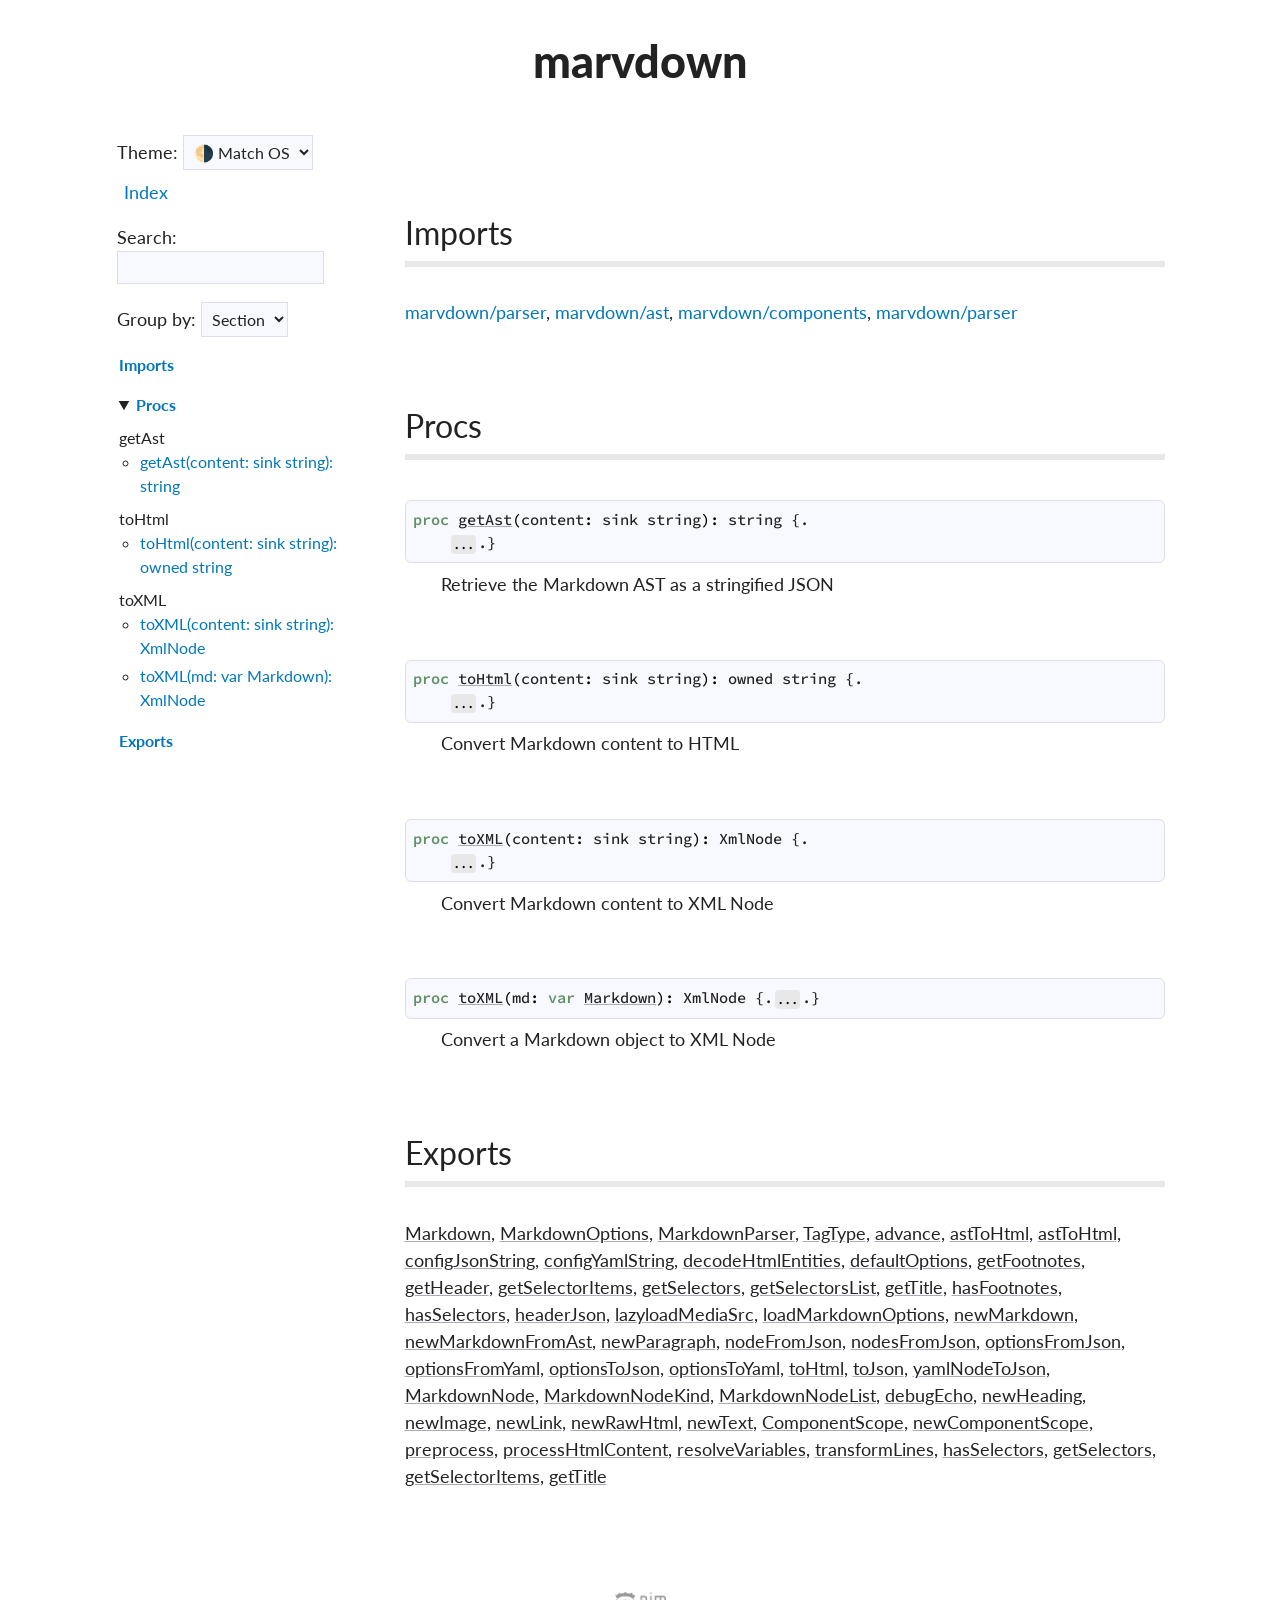
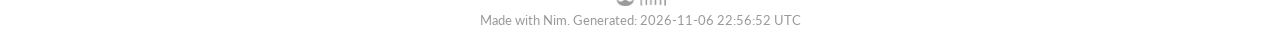
<file: index.html>
<?xml version="1.0" encoding="utf-8" ?>
<!DOCTYPE html PUBLIC "-//W3C//DTD XHTML 1.0 Transitional//EN" "https://www.w3.org/TR/xhtml1/DTD/xhtml1-transitional.dtd">
<!--  This file is generated by Nim. -->
<html xmlns="https://www.w3.org/1999/xhtml" xml:lang="en" lang="en" data-theme="auto">
<head>
<meta http-equiv="Content-Type" content="text/html; charset=utf-8" />
<meta name="viewport" content="width=device-width, initial-scale=1.0">
<title>marvdown</title>

<!-- Google fonts -->
<link href='https://fonts.googleapis.com/css?family=Lato:400,600,900' rel='stylesheet' type='text/css'/>
<link href='https://fonts.googleapis.com/css?family=Source+Code+Pro:400,500,600' rel='stylesheet' type='text/css'/>

<!-- Favicon -->
<link rel="shortcut icon" href="[data-uri]"/>
<link rel="icon" type="image/png" sizes="32x32" href="[data-uri]">

<!-- CSS -->
<link rel="stylesheet" type="text/css" href="nimdoc.out.css?v=2.4.0">

<!-- JS -->
<script type="text/javascript" src="dochack.js?v=2.4.0"></script>
</head>
<body>
  <div class="document" id="documentId">
    <input type="checkbox" id="nav-toggle" hidden>
    <label for="nav-toggle" id="nav-burger">&#9776;</label>
    <label for="nav-toggle" id="nav-overlay"></label>
    <div class="container">
      <h1 class="title">marvdown</h1>
      <div class="row">
  <div class="three columns">
    <div class="theme-select-wrapper">
  <label for="theme-select">Theme:&nbsp;</label>
  <select id="theme-select" onchange="setTheme(this.value)">
    <option value="auto">🌗 Match OS</option>
    <option value="dark">🌑 Dark</option>
    <option value="light">🌕 Light</option>
  </select>
</div>

    <div id="global-links">
  
  <ul class="simple">
  <li><a id="indexLink" href="theindex.html">Index</a></li>
</ul>

</div>

      <div id="searchInputDiv">
  Search: <input type="search" id="searchInput" oninput="search()"/>
</div>

    <div class="search-groupby">
  Group by:
  <select onchange="groupBy(this.value)">
    <option value="section">Section</option>
    <option value="type">Type</option>
  </select>
</div>

    <ul class="simple simple-toc" id="toc-list">
  <li>
  <a class="reference reference-toplevel" href="#6" id="56">Imports</a>
</li>
<li>
  <details open>
    <summary><a class="reference reference-toplevel" href="#12" id="62">Procs</a></summary>
    <ul class="simple simple-toc-section">
      <ul class="simple nested-toc-section">getAst
  <li><a class="reference" href="#getAst%2Csinkstring" title="getAst(content: sink string): string">getAst(content: sink string): string</a></li>

</ul>
<ul class="simple nested-toc-section">toHtml
  <li><a class="reference" href="#toHtml%2Csinkstring" title="toHtml(content: sink string): owned string">toHtml(content: sink string): owned string</a></li>

</ul>
<ul class="simple nested-toc-section">toXML
  <li><a class="reference" href="#toXML%2Csinkstring" title="toXML(content: sink string): XmlNode">toXML(content: sink string): XmlNode</a></li>
<li><a class="reference" href="#toXML%2CMarkdown" title="toXML(md: var Markdown): XmlNode">toXML(md: var Markdown): XmlNode</a></li>

</ul>

    </ul>
  </details>
</li>
<li>
  <a class="reference reference-toplevel" href="#19" id="69">Exports</a>
</li>

</ul>

  </div>
  <div class="nine columns" id="content">
    
    <div id="tocRoot"></div>
    
    <p class="module-desc"></p>
    <div class="section" id="6">
  <h1><a class="toc-backref" href="#6">Imports</a></h1>
  <dl class="item">
    <a class="reference external" href="marvdown/parser.html">marvdown/parser</a>, <a class="reference external" href="marvdown/ast.html">marvdown/ast</a>, <a class="reference external" href="marvdown/components.html">marvdown/components</a>, <a class="reference external" href="marvdown/parser.html">marvdown/parser</a>
  </dl>
</div>
<div class="section" id="12">
  <h1><a class="toc-backref" href="#12">Procs</a></h1>
  <dl class="item">
    <div id="getAst-procs-all">
  <div id="getAst,sinkstring">
  <dt><pre><span class="Keyword">proc</span> <a href="#getAst%2Csinkstring"><span class="Identifier">getAst</span></a><span class="Other">(</span><span class="Identifier">content</span><span class="Other">:</span> <span class="Identifier">sink</span> <span class="Identifier">string</span><span class="Other">)</span><span class="Other">:</span> <span class="Identifier">string</span> {.
    <span><span class="Other pragmadots">...</span></span><span class="pragmawrap"><span class="Identifier">raises</span><span class="Other">:</span> <span class="Other">[</span><span class="Identifier">OSError</span><span class="Other">,</span> <span class="Identifier">ValueError</span><span class="Other">,</span> <span class="Identifier">KeyError</span><span class="Other">,</span> <span class="Identifier">Exception</span><span class="Other">]</span><span class="Other">,</span>
    <span class="Identifier">tags</span><span class="Other">:</span> <span class="Other">[</span><span class="Identifier">ReadIOEffect</span><span class="Other">,</span> <span class="Identifier">RootEffect</span><span class="Other">]</span><span class="Other">,</span> <span class="Identifier">forbids</span><span class="Other">:</span> <span class="Other">[</span><span class="Other">]</span></span>.}</pre></dt>
  <dd>
    
    Retrieve the Markdown AST as a stringified JSON
    
  </dd>
</div>

</div>
<div id="toHtml-procs-all">
  <div id="toHtml,sinkstring">
  <dt><pre><span class="Keyword">proc</span> <a href="#toHtml%2Csinkstring"><span class="Identifier">toHtml</span></a><span class="Other">(</span><span class="Identifier">content</span><span class="Other">:</span> <span class="Identifier">sink</span> <span class="Identifier">string</span><span class="Other">)</span><span class="Other">:</span> <span class="Identifier">owned</span> <span class="Identifier">string</span> {.
    <span><span class="Other pragmadots">...</span></span><span class="pragmawrap"><span class="Identifier">raises</span><span class="Other">:</span> <span class="Other">[</span><span class="Identifier">OSError</span><span class="Other">,</span> <span class="Identifier">ValueError</span><span class="Other">,</span> <span class="Identifier">KeyError</span><span class="Other">,</span> <span class="Identifier">Exception</span><span class="Other">]</span><span class="Other">,</span>
    <span class="Identifier">tags</span><span class="Other">:</span> <span class="Other">[</span><span class="Identifier">ReadIOEffect</span><span class="Other">,</span> <span class="Identifier">RootEffect</span><span class="Other">]</span><span class="Other">,</span> <span class="Identifier">forbids</span><span class="Other">:</span> <span class="Other">[</span><span class="Other">]</span></span>.}</pre></dt>
  <dd>
    
    Convert Markdown content to HTML
    
  </dd>
</div>

</div>
<div id="toXML-procs-all">
  <div id="toXML,sinkstring">
  <dt><pre><span class="Keyword">proc</span> <a href="#toXML%2Csinkstring"><span class="Identifier">toXML</span></a><span class="Other">(</span><span class="Identifier">content</span><span class="Other">:</span> <span class="Identifier">sink</span> <span class="Identifier">string</span><span class="Other">)</span><span class="Other">:</span> <span class="Identifier">XmlNode</span> {.
    <span><span class="Other pragmadots">...</span></span><span class="pragmawrap"><span class="Identifier">raises</span><span class="Other">:</span> <span class="Other">[</span><span class="Identifier">OSError</span><span class="Other">,</span> <span class="Identifier">ValueError</span><span class="Other">,</span> <span class="Identifier">KeyError</span><span class="Other">,</span> <span class="Identifier">Exception</span><span class="Other">]</span><span class="Other">,</span>
    <span class="Identifier">tags</span><span class="Other">:</span> <span class="Other">[</span><span class="Identifier">ReadIOEffect</span><span class="Other">,</span> <span class="Identifier">RootEffect</span><span class="Other">]</span><span class="Other">,</span> <span class="Identifier">forbids</span><span class="Other">:</span> <span class="Other">[</span><span class="Other">]</span></span>.}</pre></dt>
  <dd>
    
    Convert Markdown content to XML Node
    
  </dd>
</div>
<div id="toXML,Markdown">
  <dt><pre><span class="Keyword">proc</span> <a href="#toXML%2CMarkdown"><span class="Identifier">toXML</span></a><span class="Other">(</span><span class="Identifier">md</span><span class="Other">:</span> <span class="Keyword">var</span> <a href="marvdown/parser.html#Markdown"><span class="Identifier">Markdown</span></a><span class="Other">)</span><span class="Other">:</span> <span class="Identifier">XmlNode</span> {.<span><span class="Other pragmadots">...</span></span><span class="pragmawrap"><span class="Identifier">raises</span><span class="Other">:</span> <span class="Other">[</span><span class="Other">]</span><span class="Other">,</span> <span class="Identifier">tags</span><span class="Other">:</span> <span class="Other">[</span><span class="Other">]</span><span class="Other">,</span> <span class="Identifier">forbids</span><span class="Other">:</span> <span class="Other">[</span><span class="Other">]</span></span>.}</pre></dt>
  <dd>
    
    Convert a Markdown object to XML Node
    
  </dd>
</div>

</div>

  </dl>
</div>
<div class="section" id="19">
  <h1><a class="toc-backref" href="#19">Exports</a></h1>
  <dl class="item">
    <a href="marvdown/parser.html#Markdown"><span class="Identifier">Markdown</span></a>, <a href="marvdown/parser.html#MarkdownOptions"><span class="Identifier">MarkdownOptions</span></a>, <a href="marvdown/parser.html#MarkdownParser"><span class="Identifier">MarkdownParser</span></a>, <a href="marvdown/parser.html#TagType"><span class="Identifier">TagType</span></a>, <a href="marvdown/parser.html#advance,Markdown,int"><span class="Identifier">advance</span></a>, <a href="marvdown/parser.html#astToHtml,seq[MarkdownNode],MarkdownOptions"><span class="Identifier">astToHtml</span></a>, <a href="marvdown/parser.html#astToHtml,string,MarkdownOptions"><span class="Identifier">astToHtml</span></a>, <a href="marvdown/parser.html#configJsonString,MarkdownOptions"><span class="Identifier">configJsonString</span></a>, <a href="marvdown/parser.html#configYamlString,MarkdownOptions"><span class="Identifier">configYamlString</span></a>, <a href="marvdown/parser.html#decodeHtmlEntities,string"><span class="Identifier">decodeHtmlEntities</span></a>, <a href="marvdown/parser.html#defaultOptions"><span class="Identifier">defaultOptions</span></a>, <a href="marvdown/parser.html#getFootnotes,Markdown"><span class="Identifier">getFootnotes</span></a>, <a href="marvdown/parser.html#getHeader,Markdown"><span class="Identifier">getHeader</span></a>, <a href="marvdown/parser.html#getSelectorItems,Markdown"><span class="Identifier">getSelectorItems</span></a>, <a href="marvdown/parser.html#getSelectors,Markdown"><span class="Identifier">getSelectors</span></a>, <a href="marvdown/parser.html#getSelectorsList,Markdown"><span class="Identifier">getSelectorsList</span></a>, <a href="marvdown/parser.html#getTitle,Markdown"><span class="Identifier">getTitle</span></a>, <a href="marvdown/parser.html#hasFootnotes,Markdown"><span class="Identifier">hasFootnotes</span></a>, <a href="marvdown/parser.html#hasSelectors,Markdown"><span class="Identifier">hasSelectors</span></a>, <a href="marvdown/parser.html#headerJson,Markdown"><span class="Identifier">headerJson</span></a>, <a href="marvdown/parser.html#lazyloadMediaSrc,sinkstring,string"><span class="Identifier">lazyloadMediaSrc</span></a>, <a href="marvdown/parser.html#loadMarkdownOptions,string,MarkdownOptions"><span class="Identifier">loadMarkdownOptions</span></a>, <a href="marvdown/parser.html#newMarkdown,sinkstring,MarkdownOptions"><span class="Identifier">newMarkdown</span></a>, <a href="marvdown/parser.html#newMarkdownFromAst,seq[MarkdownNode],MarkdownOptions"><span class="Identifier">newMarkdownFromAst</span></a>, <a href="marvdown/parser.html#newParagraph,MarkdownTokenTuple"><span class="Identifier">newParagraph</span></a>, <a href="marvdown/parser.html#nodeFromJson,JsonNode"><span class="Identifier">nodeFromJson</span></a>, <a href="marvdown/parser.html#nodesFromJson,string"><span class="Identifier">nodesFromJson</span></a>, <a href="marvdown/parser.html#optionsFromJson,MarkdownOptions,JsonNode"><span class="Identifier">optionsFromJson</span></a>, <a href="marvdown/parser.html#optionsFromYaml,MarkdownOptions,YAMLObject"><span class="Identifier">optionsFromYaml</span></a>, <a href="marvdown/parser.html#optionsToJson,MarkdownOptions"><span class="Identifier">optionsToJson</span></a>, <a href="marvdown/parser.html#optionsToYaml,MarkdownOptions"><span class="Identifier">optionsToYaml</span></a>, <a href="marvdown/parser.html#toHtml,Markdown"><span class="Identifier">toHtml</span></a>, <a href="marvdown/parser.html#toJson,Markdown"><span class="Identifier">toJson</span></a>, <a href="marvdown/parser.html#yamlNodeToJson,YamlNode"><span class="Identifier">yamlNodeToJson</span></a>, <a href="marvdown/ast.html#MarkdownNode"><span class="Identifier">MarkdownNode</span></a>, <a href="marvdown/ast.html#MarkdownNodeKind"><span class="Identifier">MarkdownNodeKind</span></a>, <a href="marvdown/ast.html#MarkdownNodeList"><span class="Identifier">MarkdownNodeList</span></a>, <a href="marvdown/ast.html#debugEcho,MarkdownNode"><span class="Identifier">debugEcho</span></a>, <a href="marvdown/ast.html#newHeading,range[],int"><span class="Identifier">newHeading</span></a>, <a href="marvdown/ast.html#newImage,string,string,string,int"><span class="Identifier">newImage</span></a>, <a href="marvdown/ast.html#newLink,string,string,int"><span class="Identifier">newLink</span></a>, <a href="marvdown/ast.html#newRawHtml,string,int"><span class="Identifier">newRawHtml</span></a>, <a href="marvdown/ast.html#newText,string,int"><span class="Identifier">newText</span></a>, <a href="marvdown/components.html#ComponentScope"><span class="Identifier">ComponentScope</span></a>, <a href="marvdown/components.html#newComponentScope"><span class="Identifier">newComponentScope</span></a>, <a href="marvdown/components.html#preprocess,string,string,ComponentScope,seq[string]"><span class="Identifier">preprocess</span></a>, <a href="marvdown/components.html#processHtmlContent,sinkstring,ComponentScope"><span class="Identifier">processHtmlContent</span></a>, <a href="marvdown/components.html#resolveVariables,string,ComponentScope"><span class="Identifier">resolveVariables</span></a>, <a href="marvdown/components.html#transformLines,string,proc(string)"><span class="Identifier">transformLines</span></a>, <a href="marvdown/parser.html#hasSelectors,Markdown_2"><span class="Identifier">hasSelectors</span></a>, <a href="marvdown/parser.html#getSelectors,Markdown_2"><span class="Identifier">getSelectors</span></a>, <a href="marvdown/parser.html#getSelectorItems,Markdown_2"><span class="Identifier">getSelectorItems</span></a>, <a href="marvdown/parser.html#getTitle,Markdown_2"><span class="Identifier">getTitle</span></a>
  </dl>
</div>

  </div>
</div>

      <div class="twelve-columns footer">
        <span class="nim-sprite"></span>
        <br>
        <small style="color: var(--hint);">Made with Nim. Generated: 2026-11-06 22:56:52 UTC</small>
      </div>
    </div>
  </div>
  
</body>
</html>
</file>
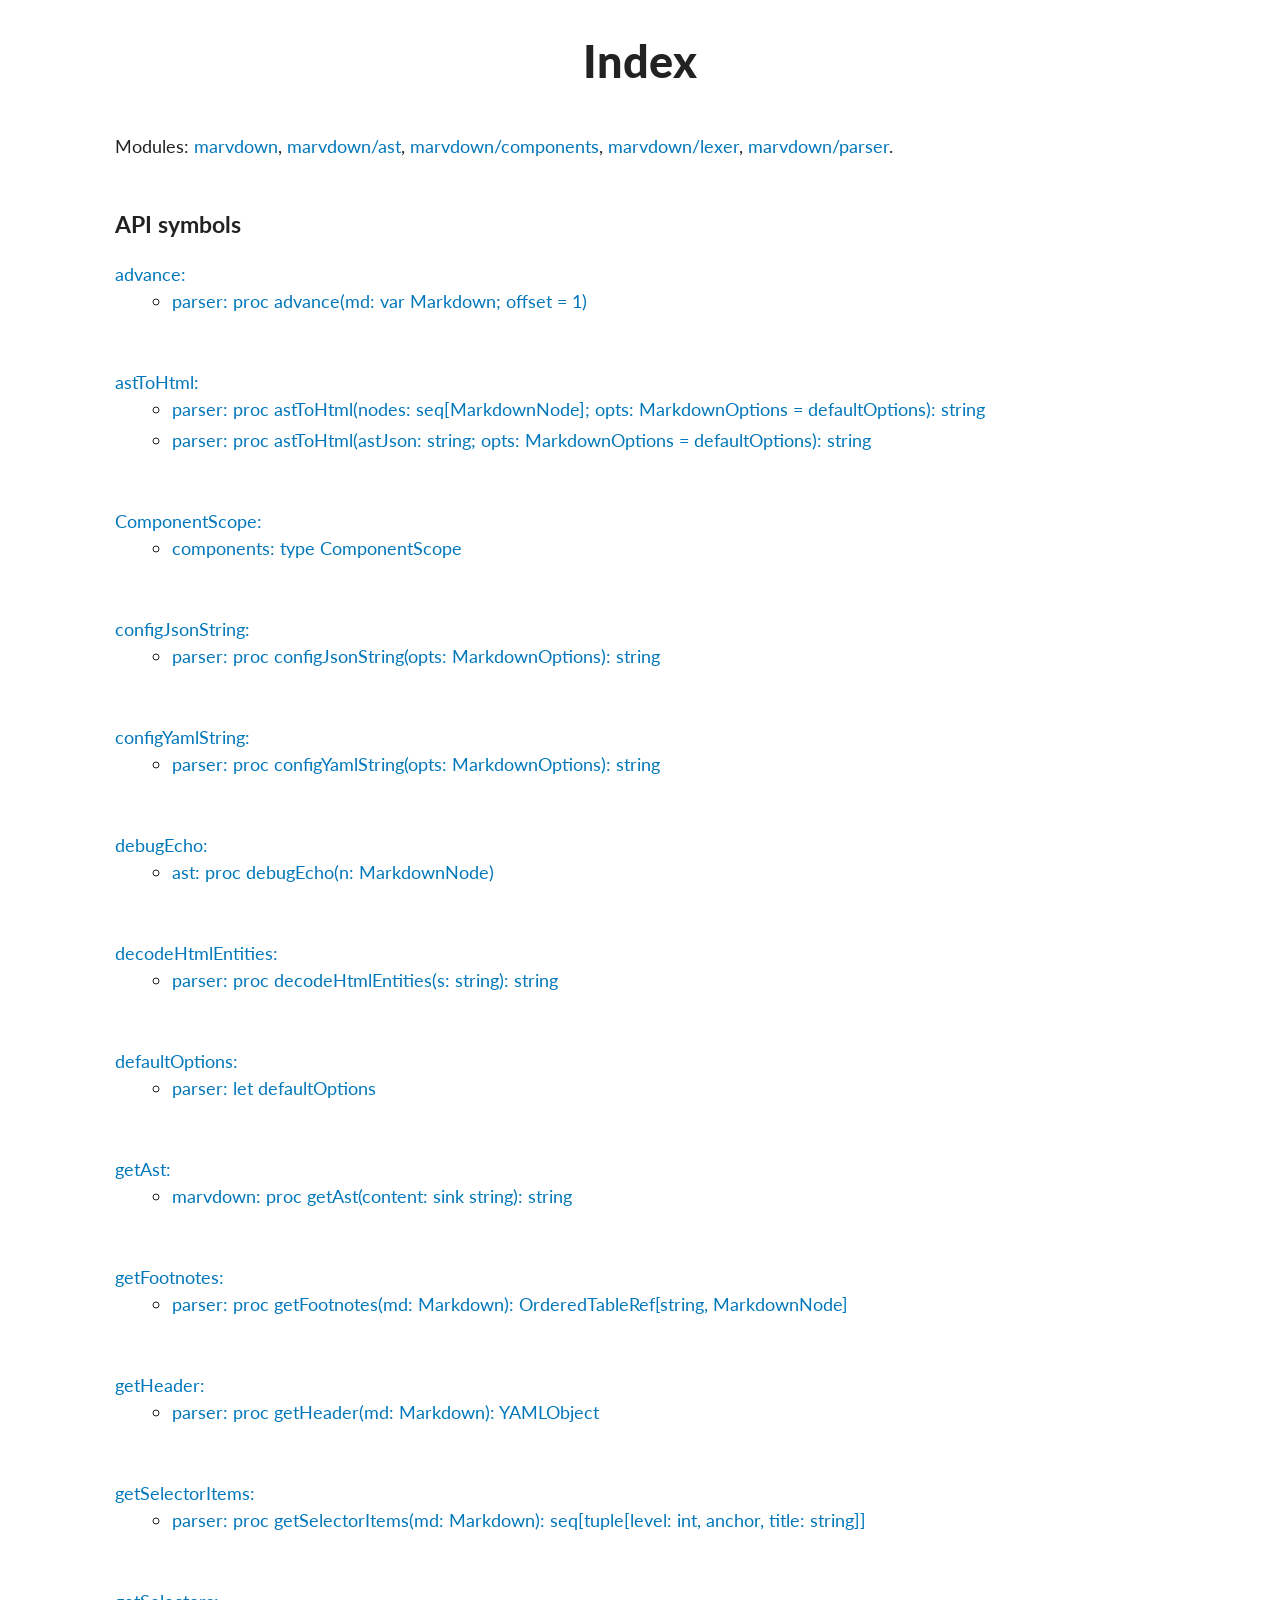
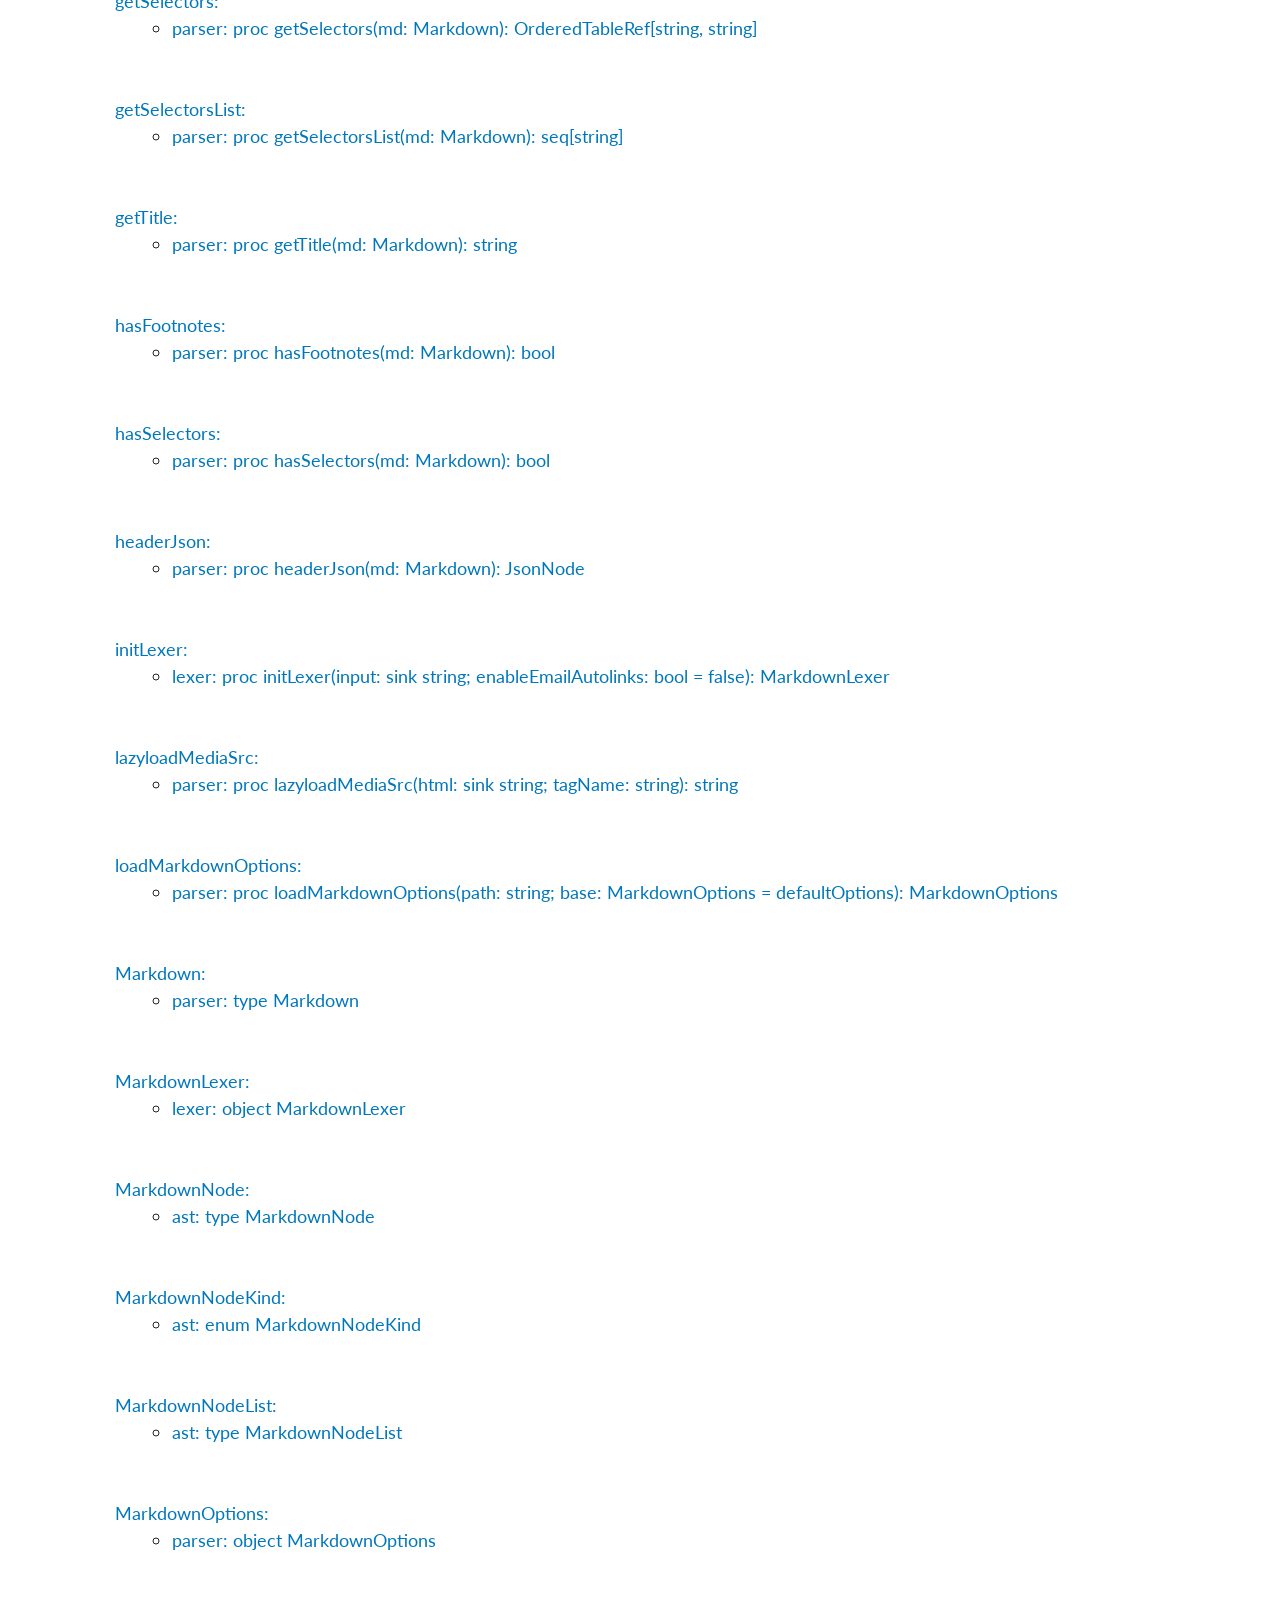
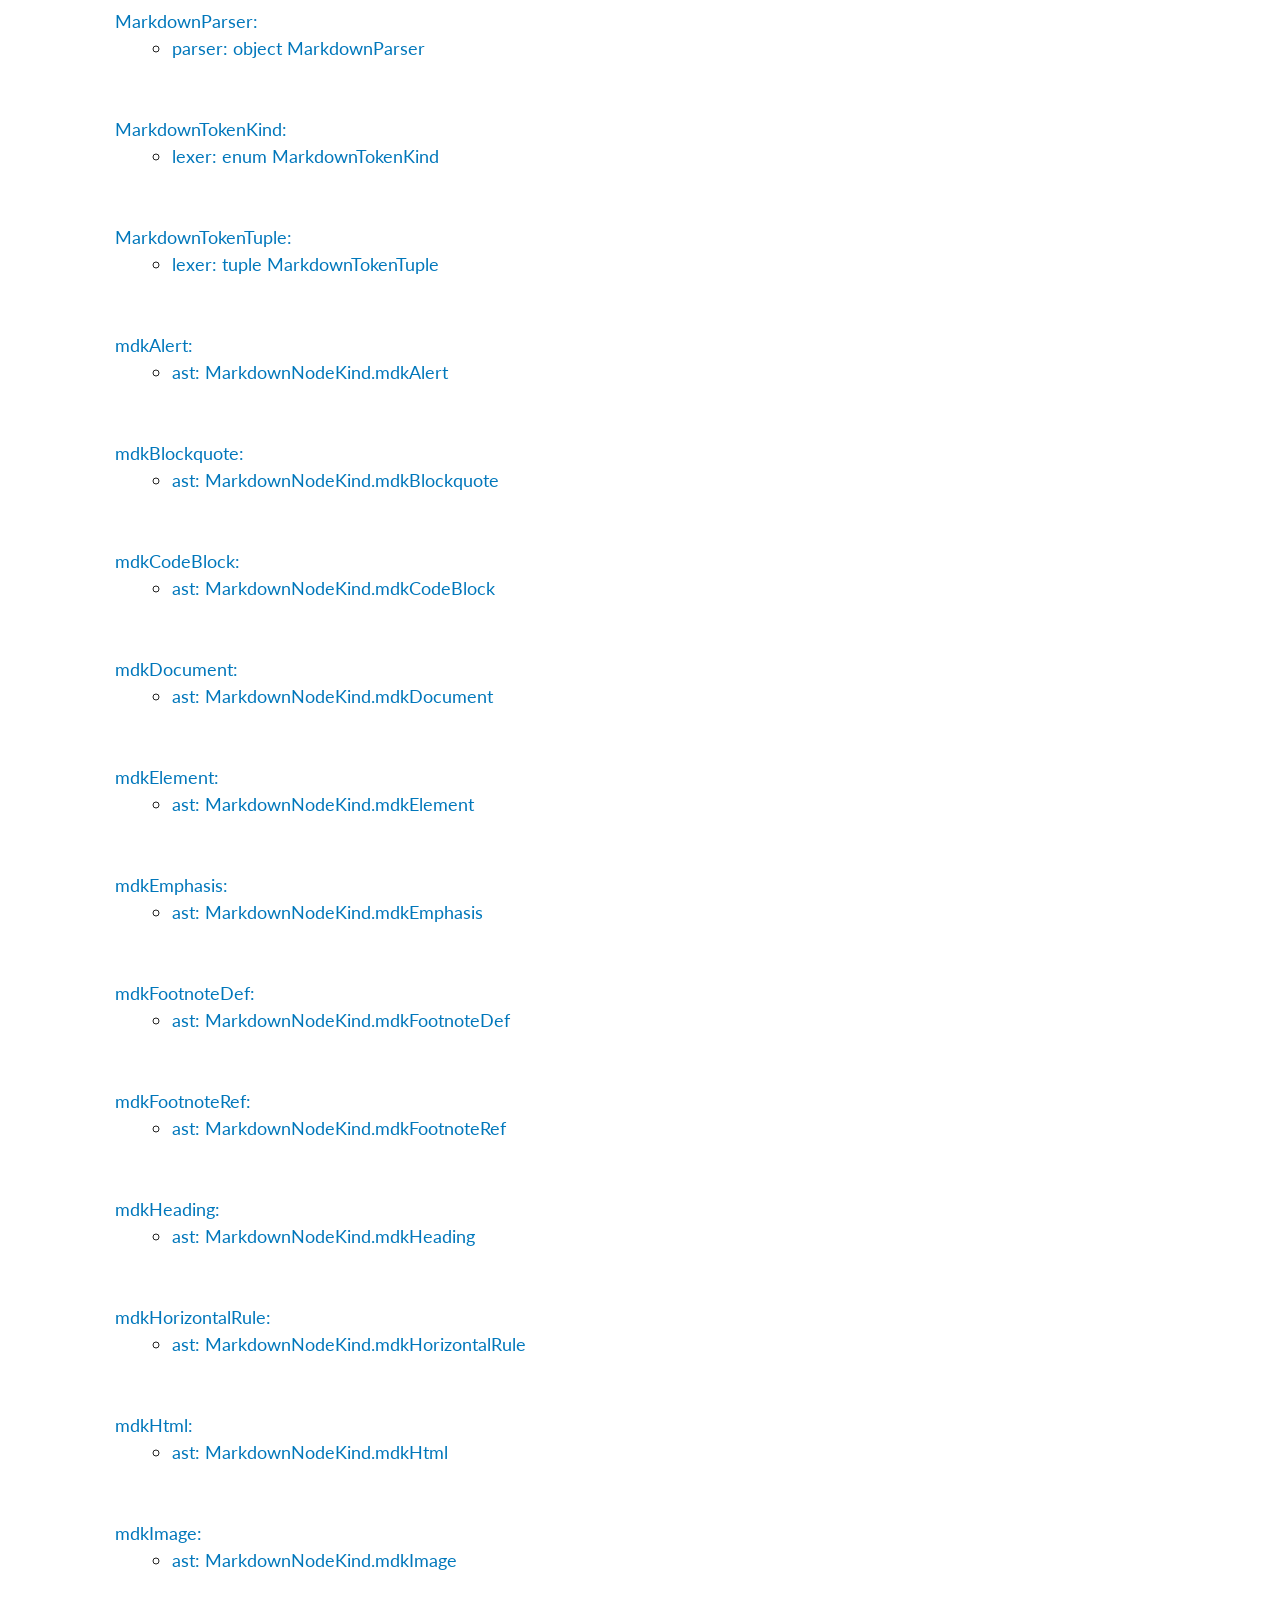
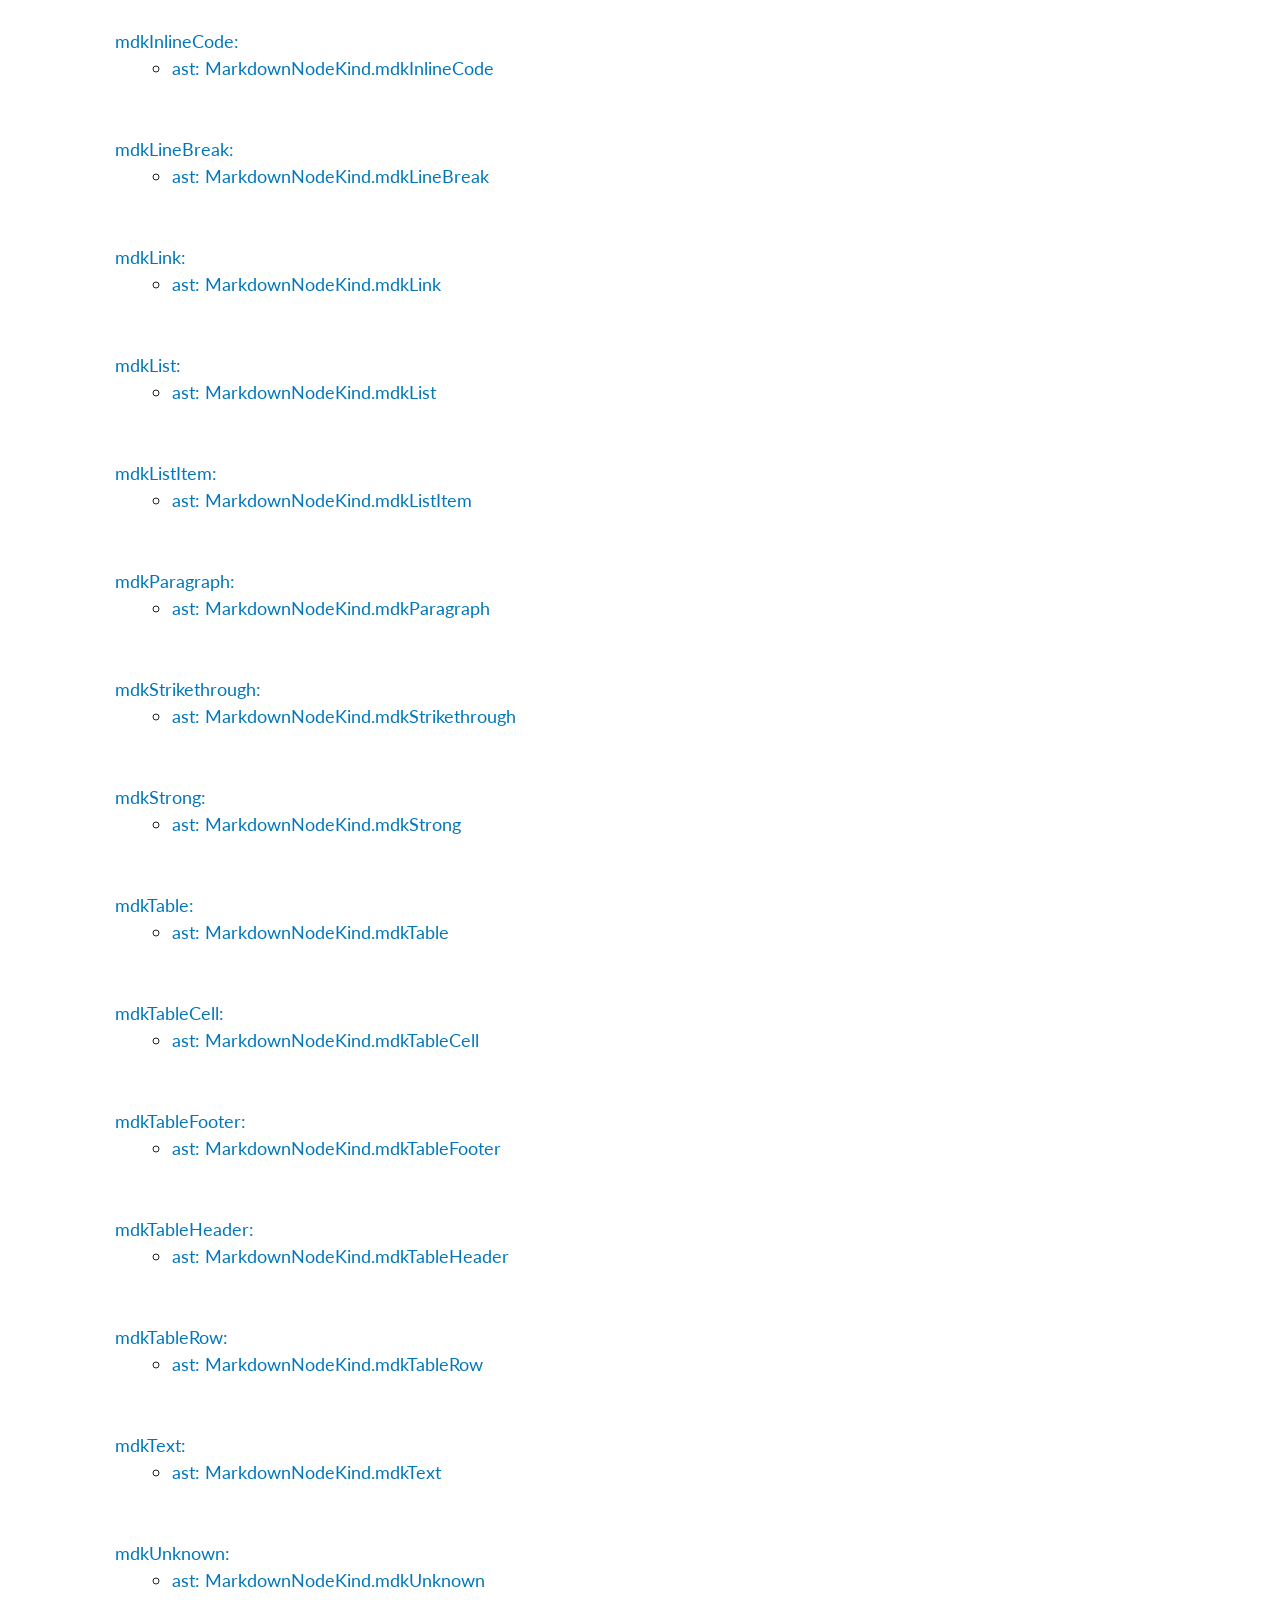
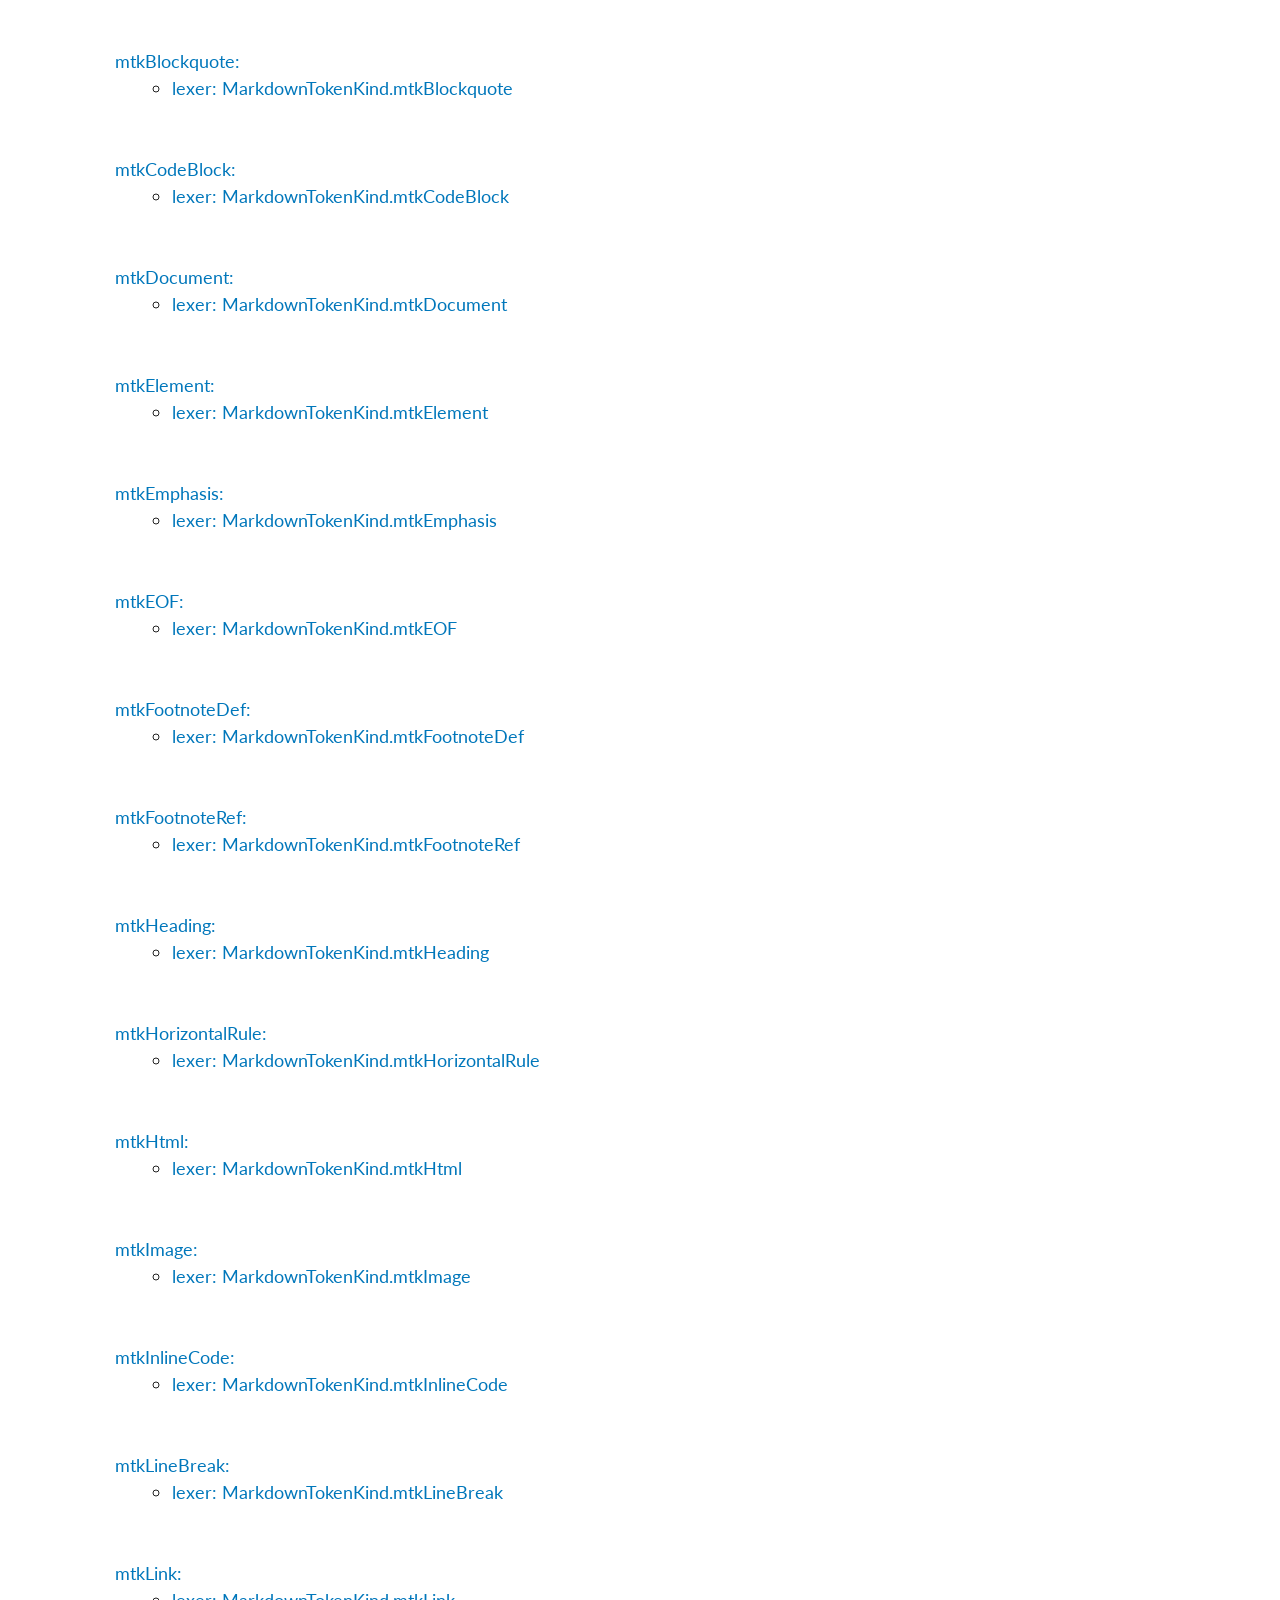
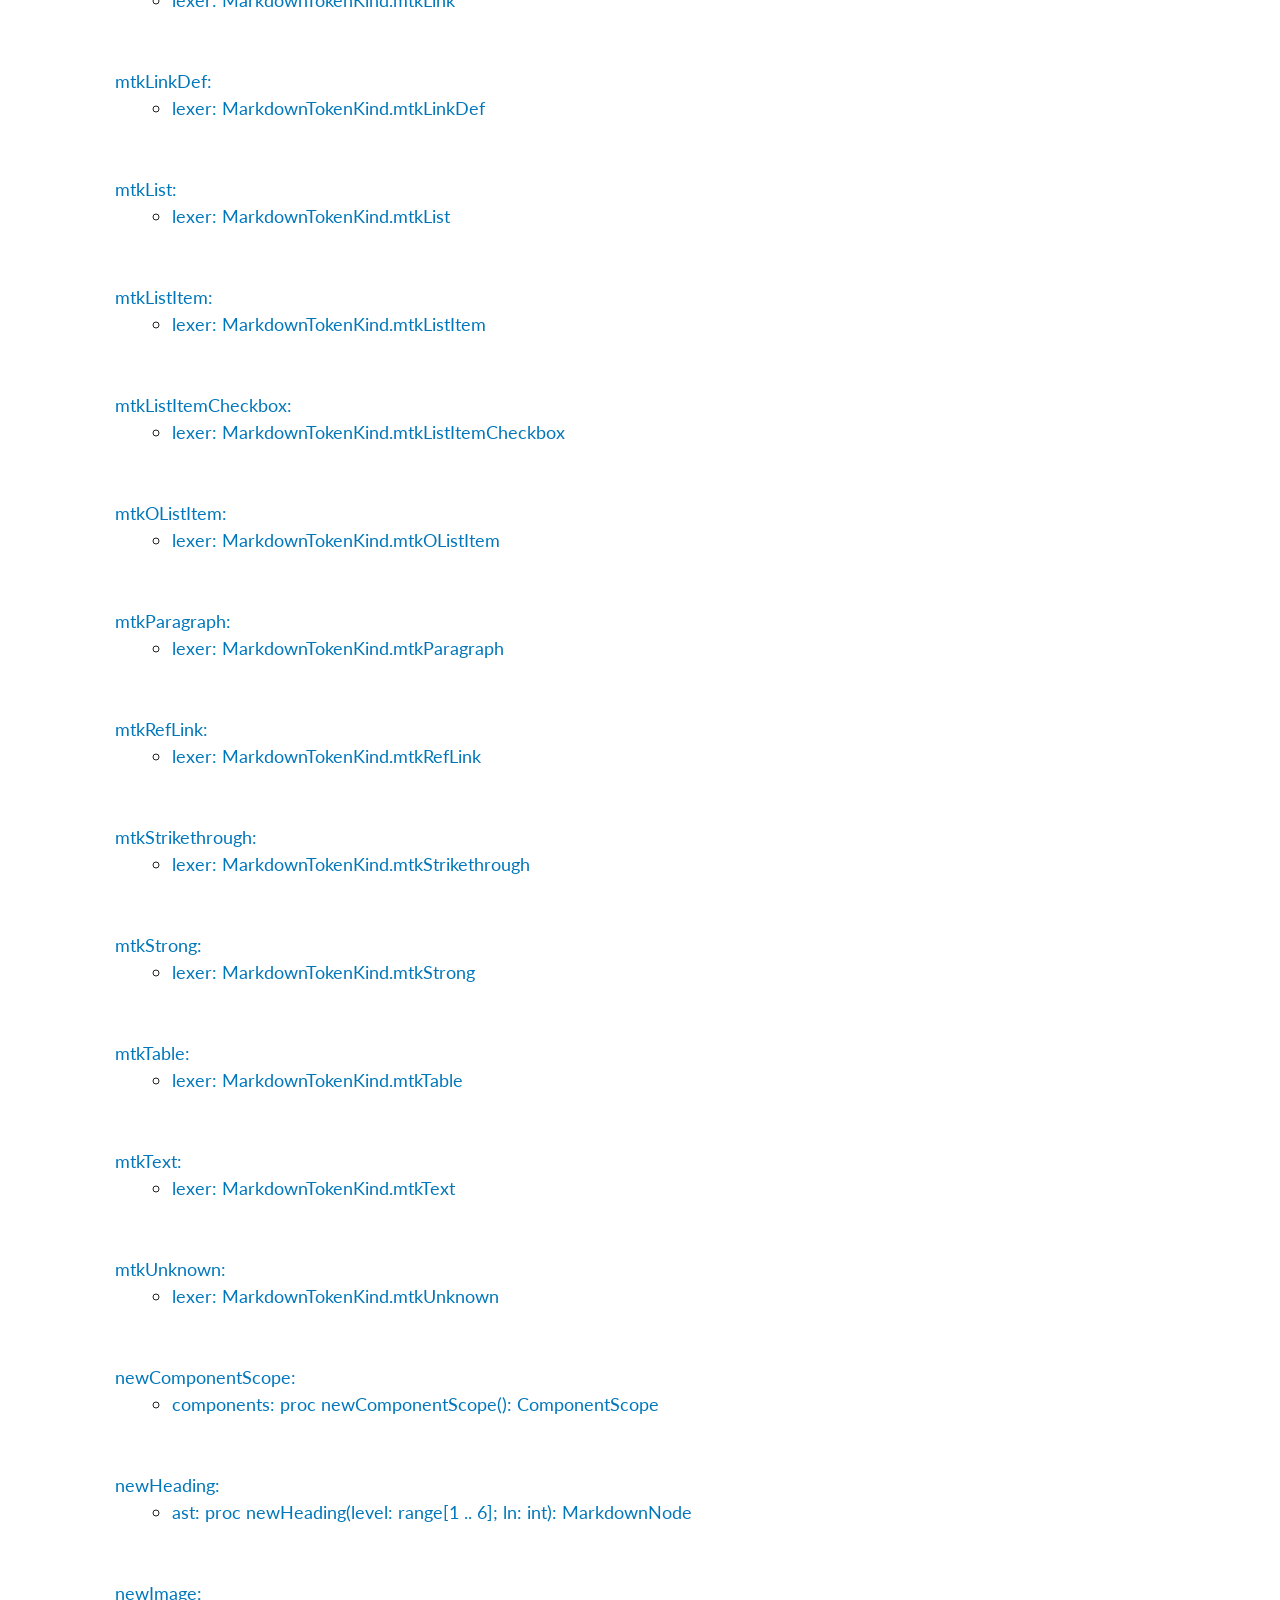
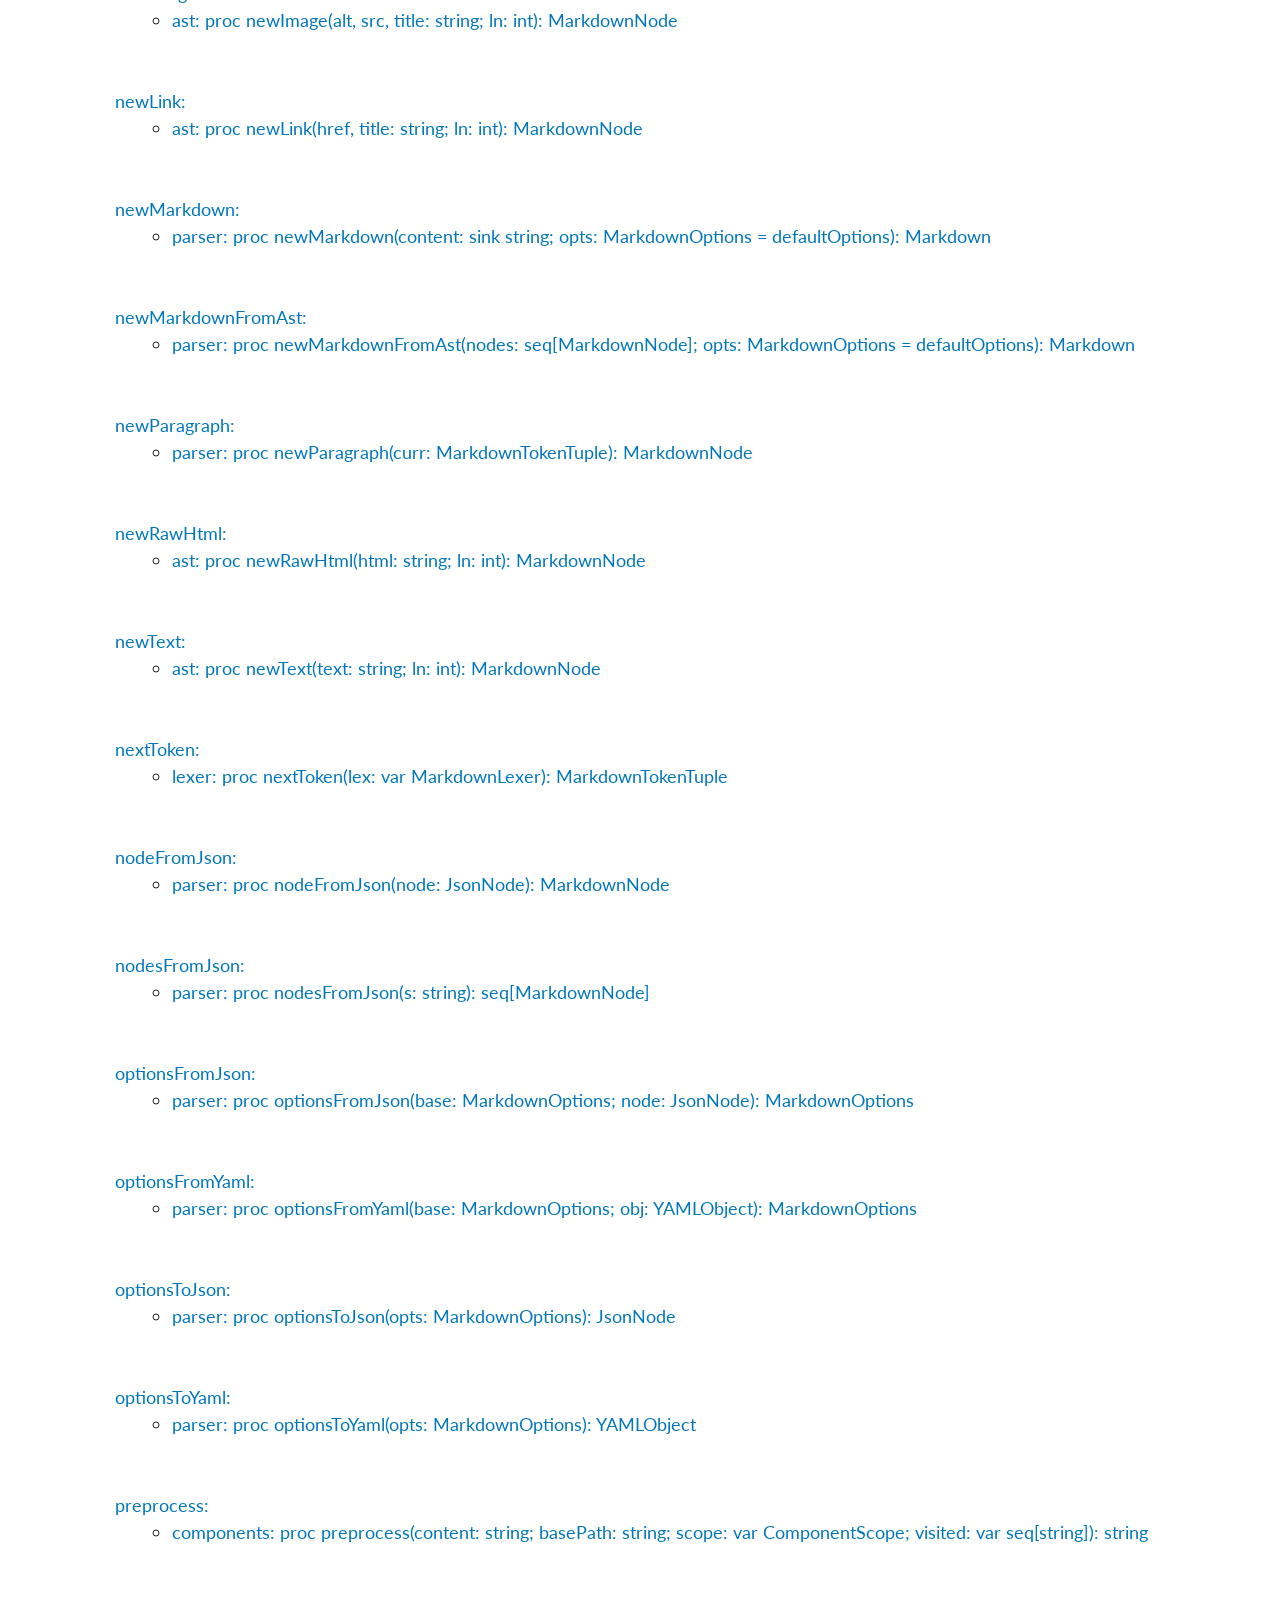
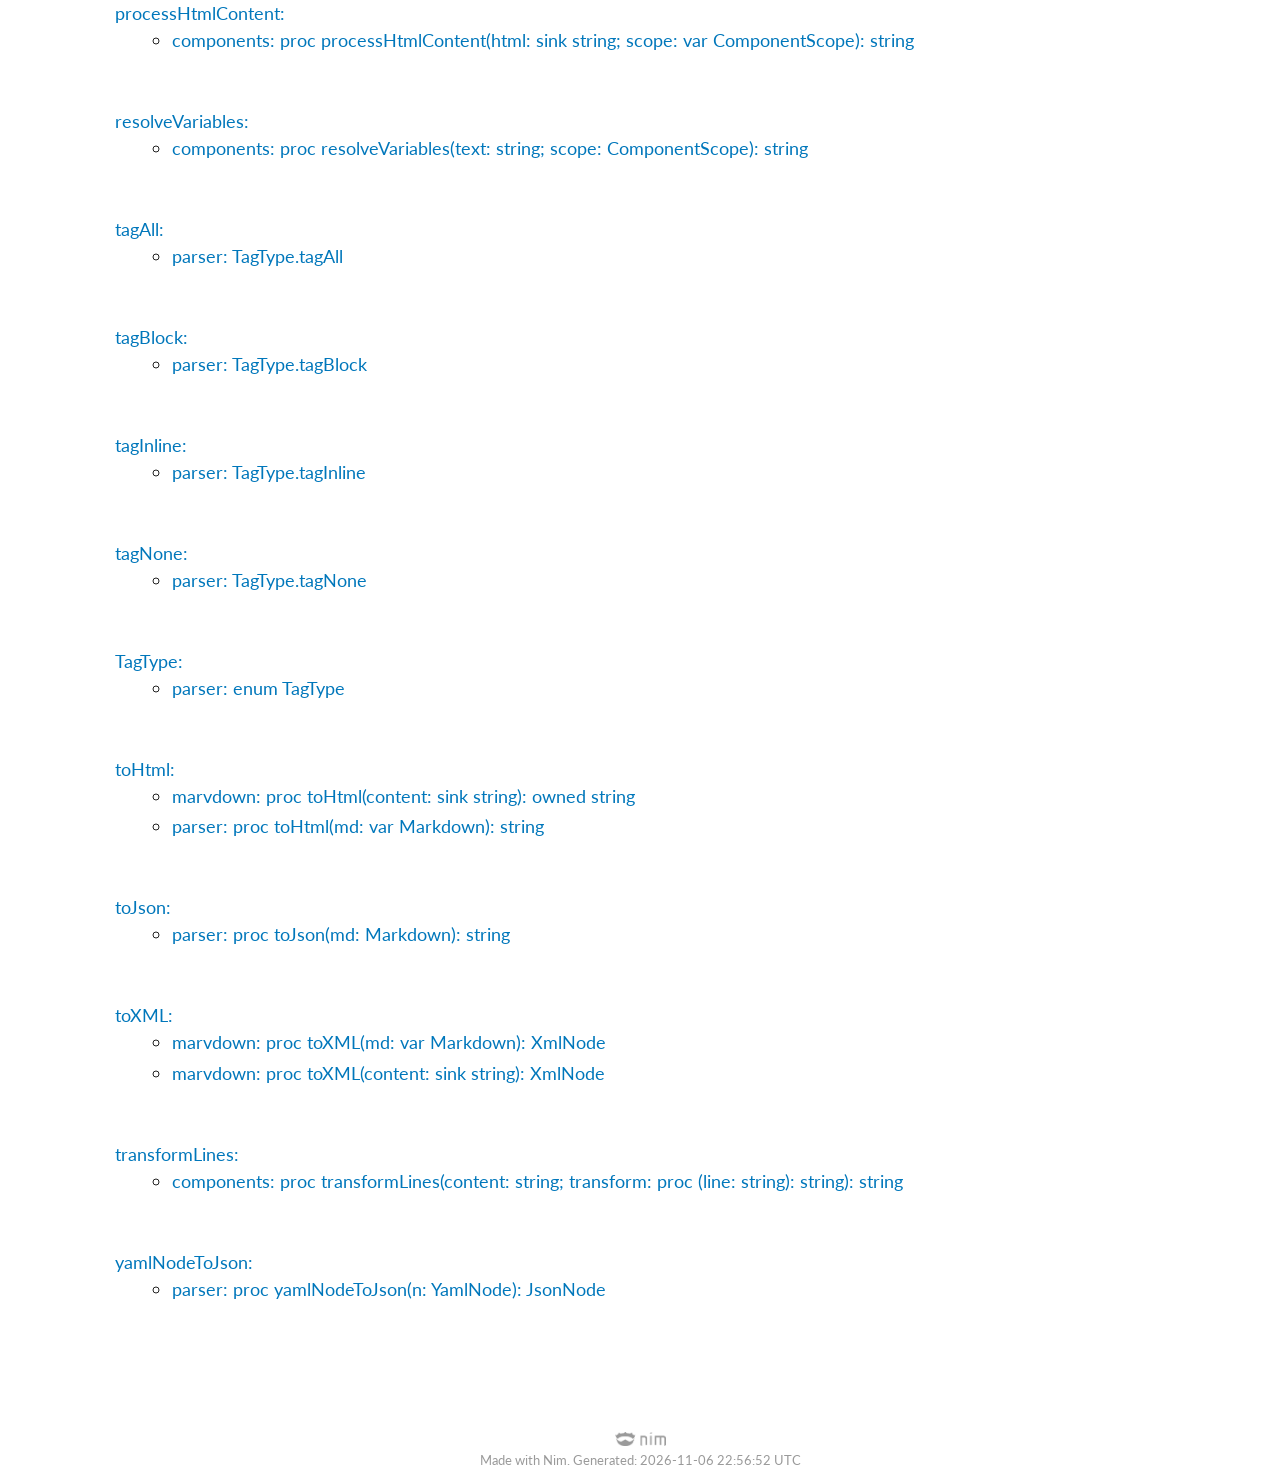
<file: theindex.html>
<?xml version="1.0" encoding="utf-8" ?>
<!DOCTYPE html PUBLIC "-//W3C//DTD XHTML 1.0 Transitional//EN" "https://www.w3.org/TR/xhtml1/DTD/xhtml1-transitional.dtd">
<!--  This file is generated by Nim. -->
<html xmlns="https://www.w3.org/1999/xhtml" xml:lang="en" lang="en" data-theme="auto">
<head>
<meta http-equiv="Content-Type" content="text/html; charset=utf-8" />
<meta name="viewport" content="width=device-width, initial-scale=1.0">
<title>Index</title>

<!-- Google fonts -->
<link href='https://fonts.googleapis.com/css?family=Lato:400,600,900' rel='stylesheet' type='text/css'/>
<link href='https://fonts.googleapis.com/css?family=Source+Code+Pro:400,500,600' rel='stylesheet' type='text/css'/>

<!-- Favicon -->
<link rel="shortcut icon" href="[data-uri]"/>
<link rel="icon" type="image/png" sizes="32x32" href="[data-uri]">

<!-- CSS -->
<link rel="stylesheet" type="text/css" href="nimdoc.out.css?v=2.4.0">

<!-- JS -->
<script type="text/javascript" src="dochack.js?v=2.4.0"></script>
</head>
<body>
  <div class="document" id="documentId">
    <input type="checkbox" id="nav-toggle" hidden>
    <label for="nav-toggle" id="nav-burger">&#9776;</label>
    <label for="nav-toggle" id="nav-overlay"></label>
    <div class="container">
      <h1 class="title">Index</h1>
      Modules: <a href="index.html">marvdown</a>, <a href="marvdown/ast.html">marvdown/ast</a>, <a href="marvdown/components.html">marvdown/components</a>, <a href="marvdown/lexer.html">marvdown/lexer</a>, <a href="marvdown/parser.html">marvdown/parser</a>.<br/><p /><h2>API symbols</h2>
<dl><dt><a name="advance" href="#advance"><span>advance:</span></a></dt><dd><ul class="simple">
<li><a class="reference external"
          data-doc-search-tag="parser: proc advance(md: var Markdown; offset = 1)" href="marvdown/parser.html#advance%2CMarkdown%2Cint">parser: proc advance(md: var Markdown; offset = 1)</a></li>
          </ul></dd>
<dt><a name="astToHtml" href="#astToHtml"><span>astToHtml:</span></a></dt><dd><ul class="simple">
<li><a class="reference external"
          data-doc-search-tag="parser: proc astToHtml(nodes: seq[MarkdownNode]; opts: MarkdownOptions = defaultOptions): string" href="marvdown/parser.html#astToHtml%2Cseq%5BMarkdownNode%5D%2CMarkdownOptions">parser: proc astToHtml(nodes: seq[MarkdownNode]; opts: MarkdownOptions = defaultOptions): string</a></li>
          <li><a class="reference external"
          data-doc-search-tag="parser: proc astToHtml(astJson: string; opts: MarkdownOptions = defaultOptions): string" href="marvdown/parser.html#astToHtml%2Cstring%2CMarkdownOptions">parser: proc astToHtml(astJson: string; opts: MarkdownOptions = defaultOptions): string</a></li>
          </ul></dd>
<dt><a name="ComponentScope" href="#ComponentScope"><span>ComponentScope:</span></a></dt><dd><ul class="simple">
<li><a class="reference external"
          data-doc-search-tag="components: type ComponentScope" href="marvdown/components.html#ComponentScope">components: type ComponentScope</a></li>
          </ul></dd>
<dt><a name="configJsonString" href="#configJsonString"><span>configJsonString:</span></a></dt><dd><ul class="simple">
<li><a class="reference external"
          data-doc-search-tag="parser: proc configJsonString(opts: MarkdownOptions): string" href="marvdown/parser.html#configJsonString%2CMarkdownOptions">parser: proc configJsonString(opts: MarkdownOptions): string</a></li>
          </ul></dd>
<dt><a name="configYamlString" href="#configYamlString"><span>configYamlString:</span></a></dt><dd><ul class="simple">
<li><a class="reference external"
          data-doc-search-tag="parser: proc configYamlString(opts: MarkdownOptions): string" href="marvdown/parser.html#configYamlString%2CMarkdownOptions">parser: proc configYamlString(opts: MarkdownOptions): string</a></li>
          </ul></dd>
<dt><a name="debugEcho" href="#debugEcho"><span>debugEcho:</span></a></dt><dd><ul class="simple">
<li><a class="reference external"
          data-doc-search-tag="ast: proc debugEcho(n: MarkdownNode)" href="marvdown/ast.html#debugEcho%2CMarkdownNode">ast: proc debugEcho(n: MarkdownNode)</a></li>
          </ul></dd>
<dt><a name="decodeHtmlEntities" href="#decodeHtmlEntities"><span>decodeHtmlEntities:</span></a></dt><dd><ul class="simple">
<li><a class="reference external"
          data-doc-search-tag="parser: proc decodeHtmlEntities(s: string): string" href="marvdown/parser.html#decodeHtmlEntities%2Cstring">parser: proc decodeHtmlEntities(s: string): string</a></li>
          </ul></dd>
<dt><a name="defaultOptions" href="#defaultOptions"><span>defaultOptions:</span></a></dt><dd><ul class="simple">
<li><a class="reference external"
          data-doc-search-tag="parser: let defaultOptions" href="marvdown/parser.html#defaultOptions">parser: let defaultOptions</a></li>
          </ul></dd>
<dt><a name="getAst" href="#getAst"><span>getAst:</span></a></dt><dd><ul class="simple">
<li><a class="reference external"
          data-doc-search-tag="marvdown: proc getAst(content: sink string): string" href="index.html#getAst%2Csinkstring">marvdown: proc getAst(content: sink string): string</a></li>
          </ul></dd>
<dt><a name="getFootnotes" href="#getFootnotes"><span>getFootnotes:</span></a></dt><dd><ul class="simple">
<li><a class="reference external"
          data-doc-search-tag="parser: proc getFootnotes(md: Markdown): OrderedTableRef[string, MarkdownNode]" href="marvdown/parser.html#getFootnotes%2CMarkdown">parser: proc getFootnotes(md: Markdown): OrderedTableRef[string, MarkdownNode]</a></li>
          </ul></dd>
<dt><a name="getHeader" href="#getHeader"><span>getHeader:</span></a></dt><dd><ul class="simple">
<li><a class="reference external"
          data-doc-search-tag="parser: proc getHeader(md: Markdown): YAMLObject" href="marvdown/parser.html#getHeader%2CMarkdown">parser: proc getHeader(md: Markdown): YAMLObject</a></li>
          </ul></dd>
<dt><a name="getSelectorItems" href="#getSelectorItems"><span>getSelectorItems:</span></a></dt><dd><ul class="simple">
<li><a class="reference external"
          data-doc-search-tag="parser: proc getSelectorItems(md: Markdown): seq[tuple[level: int, anchor, title: string]]" href="marvdown/parser.html#getSelectorItems%2CMarkdown">parser: proc getSelectorItems(md: Markdown): seq[tuple[level: int, anchor, title: string]]</a></li>
          </ul></dd>
<dt><a name="getSelectors" href="#getSelectors"><span>getSelectors:</span></a></dt><dd><ul class="simple">
<li><a class="reference external"
          data-doc-search-tag="parser: proc getSelectors(md: Markdown): OrderedTableRef[string, string]" href="marvdown/parser.html#getSelectors%2CMarkdown">parser: proc getSelectors(md: Markdown): OrderedTableRef[string, string]</a></li>
          </ul></dd>
<dt><a name="getSelectorsList" href="#getSelectorsList"><span>getSelectorsList:</span></a></dt><dd><ul class="simple">
<li><a class="reference external"
          data-doc-search-tag="parser: proc getSelectorsList(md: Markdown): seq[string]" href="marvdown/parser.html#getSelectorsList%2CMarkdown">parser: proc getSelectorsList(md: Markdown): seq[string]</a></li>
          </ul></dd>
<dt><a name="getTitle" href="#getTitle"><span>getTitle:</span></a></dt><dd><ul class="simple">
<li><a class="reference external"
          data-doc-search-tag="parser: proc getTitle(md: Markdown): string" href="marvdown/parser.html#getTitle%2CMarkdown">parser: proc getTitle(md: Markdown): string</a></li>
          </ul></dd>
<dt><a name="hasFootnotes" href="#hasFootnotes"><span>hasFootnotes:</span></a></dt><dd><ul class="simple">
<li><a class="reference external"
          data-doc-search-tag="parser: proc hasFootnotes(md: Markdown): bool" href="marvdown/parser.html#hasFootnotes%2CMarkdown">parser: proc hasFootnotes(md: Markdown): bool</a></li>
          </ul></dd>
<dt><a name="hasSelectors" href="#hasSelectors"><span>hasSelectors:</span></a></dt><dd><ul class="simple">
<li><a class="reference external"
          data-doc-search-tag="parser: proc hasSelectors(md: Markdown): bool" href="marvdown/parser.html#hasSelectors%2CMarkdown">parser: proc hasSelectors(md: Markdown): bool</a></li>
          </ul></dd>
<dt><a name="headerJson" href="#headerJson"><span>headerJson:</span></a></dt><dd><ul class="simple">
<li><a class="reference external"
          data-doc-search-tag="parser: proc headerJson(md: Markdown): JsonNode" href="marvdown/parser.html#headerJson%2CMarkdown">parser: proc headerJson(md: Markdown): JsonNode</a></li>
          </ul></dd>
<dt><a name="initLexer" href="#initLexer"><span>initLexer:</span></a></dt><dd><ul class="simple">
<li><a class="reference external"
          data-doc-search-tag="lexer: proc initLexer(input: sink string; enableEmailAutolinks: bool = false): MarkdownLexer" href="marvdown/lexer.html#initLexer%2Csinkstring%2Cbool">lexer: proc initLexer(input: sink string; enableEmailAutolinks: bool = false): MarkdownLexer</a></li>
          </ul></dd>
<dt><a name="lazyloadMediaSrc" href="#lazyloadMediaSrc"><span>lazyloadMediaSrc:</span></a></dt><dd><ul class="simple">
<li><a class="reference external"
          data-doc-search-tag="parser: proc lazyloadMediaSrc(html: sink string; tagName: string): string" href="marvdown/parser.html#lazyloadMediaSrc%2Csinkstring%2Cstring">parser: proc lazyloadMediaSrc(html: sink string; tagName: string): string</a></li>
          </ul></dd>
<dt><a name="loadMarkdownOptions" href="#loadMarkdownOptions"><span>loadMarkdownOptions:</span></a></dt><dd><ul class="simple">
<li><a class="reference external"
          data-doc-search-tag="parser: proc loadMarkdownOptions(path: string; base: MarkdownOptions = defaultOptions): MarkdownOptions" href="marvdown/parser.html#loadMarkdownOptions%2Cstring%2CMarkdownOptions">parser: proc loadMarkdownOptions(path: string; base: MarkdownOptions = defaultOptions): MarkdownOptions</a></li>
          </ul></dd>
<dt><a name="Markdown" href="#Markdown"><span>Markdown:</span></a></dt><dd><ul class="simple">
<li><a class="reference external"
          data-doc-search-tag="parser: type Markdown" href="marvdown/parser.html#Markdown">parser: type Markdown</a></li>
          </ul></dd>
<dt><a name="MarkdownLexer" href="#MarkdownLexer"><span>MarkdownLexer:</span></a></dt><dd><ul class="simple">
<li><a class="reference external"
          data-doc-search-tag="lexer: object MarkdownLexer" href="marvdown/lexer.html#MarkdownLexer">lexer: object MarkdownLexer</a></li>
          </ul></dd>
<dt><a name="MarkdownNode" href="#MarkdownNode"><span>MarkdownNode:</span></a></dt><dd><ul class="simple">
<li><a class="reference external"
          data-doc-search-tag="ast: type MarkdownNode" href="marvdown/ast.html#MarkdownNode">ast: type MarkdownNode</a></li>
          </ul></dd>
<dt><a name="MarkdownNodeKind" href="#MarkdownNodeKind"><span>MarkdownNodeKind:</span></a></dt><dd><ul class="simple">
<li><a class="reference external"
          data-doc-search-tag="ast: enum MarkdownNodeKind" href="marvdown/ast.html#MarkdownNodeKind">ast: enum MarkdownNodeKind</a></li>
          </ul></dd>
<dt><a name="MarkdownNodeList" href="#MarkdownNodeList"><span>MarkdownNodeList:</span></a></dt><dd><ul class="simple">
<li><a class="reference external"
          data-doc-search-tag="ast: type MarkdownNodeList" href="marvdown/ast.html#MarkdownNodeList">ast: type MarkdownNodeList</a></li>
          </ul></dd>
<dt><a name="MarkdownOptions" href="#MarkdownOptions"><span>MarkdownOptions:</span></a></dt><dd><ul class="simple">
<li><a class="reference external"
          data-doc-search-tag="parser: object MarkdownOptions" href="marvdown/parser.html#MarkdownOptions">parser: object MarkdownOptions</a></li>
          </ul></dd>
<dt><a name="MarkdownParser" href="#MarkdownParser"><span>MarkdownParser:</span></a></dt><dd><ul class="simple">
<li><a class="reference external"
          data-doc-search-tag="parser: object MarkdownParser" href="marvdown/parser.html#MarkdownParser">parser: object MarkdownParser</a></li>
          </ul></dd>
<dt><a name="MarkdownTokenKind" href="#MarkdownTokenKind"><span>MarkdownTokenKind:</span></a></dt><dd><ul class="simple">
<li><a class="reference external"
          data-doc-search-tag="lexer: enum MarkdownTokenKind" href="marvdown/lexer.html#MarkdownTokenKind">lexer: enum MarkdownTokenKind</a></li>
          </ul></dd>
<dt><a name="MarkdownTokenTuple" href="#MarkdownTokenTuple"><span>MarkdownTokenTuple:</span></a></dt><dd><ul class="simple">
<li><a class="reference external"
          data-doc-search-tag="lexer: tuple MarkdownTokenTuple" href="marvdown/lexer.html#MarkdownTokenTuple">lexer: tuple MarkdownTokenTuple</a></li>
          </ul></dd>
<dt><a name="mdkAlert" href="#mdkAlert"><span>mdkAlert:</span></a></dt><dd><ul class="simple">
<li><a class="reference external"
          data-doc-search-tag="ast: MarkdownNodeKind.mdkAlert" href="marvdown/ast.html#mdkAlert">ast: MarkdownNodeKind.mdkAlert</a></li>
          </ul></dd>
<dt><a name="mdkBlockquote" href="#mdkBlockquote"><span>mdkBlockquote:</span></a></dt><dd><ul class="simple">
<li><a class="reference external"
          data-doc-search-tag="ast: MarkdownNodeKind.mdkBlockquote" href="marvdown/ast.html#mdkBlockquote">ast: MarkdownNodeKind.mdkBlockquote</a></li>
          </ul></dd>
<dt><a name="mdkCodeBlock" href="#mdkCodeBlock"><span>mdkCodeBlock:</span></a></dt><dd><ul class="simple">
<li><a class="reference external"
          data-doc-search-tag="ast: MarkdownNodeKind.mdkCodeBlock" href="marvdown/ast.html#mdkCodeBlock">ast: MarkdownNodeKind.mdkCodeBlock</a></li>
          </ul></dd>
<dt><a name="mdkDocument" href="#mdkDocument"><span>mdkDocument:</span></a></dt><dd><ul class="simple">
<li><a class="reference external"
          data-doc-search-tag="ast: MarkdownNodeKind.mdkDocument" href="marvdown/ast.html#mdkDocument">ast: MarkdownNodeKind.mdkDocument</a></li>
          </ul></dd>
<dt><a name="mdkElement" href="#mdkElement"><span>mdkElement:</span></a></dt><dd><ul class="simple">
<li><a class="reference external"
          data-doc-search-tag="ast: MarkdownNodeKind.mdkElement" href="marvdown/ast.html#mdkElement">ast: MarkdownNodeKind.mdkElement</a></li>
          </ul></dd>
<dt><a name="mdkEmphasis" href="#mdkEmphasis"><span>mdkEmphasis:</span></a></dt><dd><ul class="simple">
<li><a class="reference external"
          data-doc-search-tag="ast: MarkdownNodeKind.mdkEmphasis" href="marvdown/ast.html#mdkEmphasis">ast: MarkdownNodeKind.mdkEmphasis</a></li>
          </ul></dd>
<dt><a name="mdkFootnoteDef" href="#mdkFootnoteDef"><span>mdkFootnoteDef:</span></a></dt><dd><ul class="simple">
<li><a class="reference external"
          data-doc-search-tag="ast: MarkdownNodeKind.mdkFootnoteDef" href="marvdown/ast.html#mdkFootnoteDef">ast: MarkdownNodeKind.mdkFootnoteDef</a></li>
          </ul></dd>
<dt><a name="mdkFootnoteRef" href="#mdkFootnoteRef"><span>mdkFootnoteRef:</span></a></dt><dd><ul class="simple">
<li><a class="reference external"
          data-doc-search-tag="ast: MarkdownNodeKind.mdkFootnoteRef" href="marvdown/ast.html#mdkFootnoteRef">ast: MarkdownNodeKind.mdkFootnoteRef</a></li>
          </ul></dd>
<dt><a name="mdkHeading" href="#mdkHeading"><span>mdkHeading:</span></a></dt><dd><ul class="simple">
<li><a class="reference external"
          data-doc-search-tag="ast: MarkdownNodeKind.mdkHeading" href="marvdown/ast.html#mdkHeading">ast: MarkdownNodeKind.mdkHeading</a></li>
          </ul></dd>
<dt><a name="mdkHorizontalRule" href="#mdkHorizontalRule"><span>mdkHorizontalRule:</span></a></dt><dd><ul class="simple">
<li><a class="reference external"
          data-doc-search-tag="ast: MarkdownNodeKind.mdkHorizontalRule" href="marvdown/ast.html#mdkHorizontalRule">ast: MarkdownNodeKind.mdkHorizontalRule</a></li>
          </ul></dd>
<dt><a name="mdkHtml" href="#mdkHtml"><span>mdkHtml:</span></a></dt><dd><ul class="simple">
<li><a class="reference external"
          data-doc-search-tag="ast: MarkdownNodeKind.mdkHtml" href="marvdown/ast.html#mdkHtml">ast: MarkdownNodeKind.mdkHtml</a></li>
          </ul></dd>
<dt><a name="mdkImage" href="#mdkImage"><span>mdkImage:</span></a></dt><dd><ul class="simple">
<li><a class="reference external"
          data-doc-search-tag="ast: MarkdownNodeKind.mdkImage" href="marvdown/ast.html#mdkImage">ast: MarkdownNodeKind.mdkImage</a></li>
          </ul></dd>
<dt><a name="mdkInlineCode" href="#mdkInlineCode"><span>mdkInlineCode:</span></a></dt><dd><ul class="simple">
<li><a class="reference external"
          data-doc-search-tag="ast: MarkdownNodeKind.mdkInlineCode" href="marvdown/ast.html#mdkInlineCode">ast: MarkdownNodeKind.mdkInlineCode</a></li>
          </ul></dd>
<dt><a name="mdkLineBreak" href="#mdkLineBreak"><span>mdkLineBreak:</span></a></dt><dd><ul class="simple">
<li><a class="reference external"
          data-doc-search-tag="ast: MarkdownNodeKind.mdkLineBreak" href="marvdown/ast.html#mdkLineBreak">ast: MarkdownNodeKind.mdkLineBreak</a></li>
          </ul></dd>
<dt><a name="mdkLink" href="#mdkLink"><span>mdkLink:</span></a></dt><dd><ul class="simple">
<li><a class="reference external"
          data-doc-search-tag="ast: MarkdownNodeKind.mdkLink" href="marvdown/ast.html#mdkLink">ast: MarkdownNodeKind.mdkLink</a></li>
          </ul></dd>
<dt><a name="mdkList" href="#mdkList"><span>mdkList:</span></a></dt><dd><ul class="simple">
<li><a class="reference external"
          data-doc-search-tag="ast: MarkdownNodeKind.mdkList" href="marvdown/ast.html#mdkList">ast: MarkdownNodeKind.mdkList</a></li>
          </ul></dd>
<dt><a name="mdkListItem" href="#mdkListItem"><span>mdkListItem:</span></a></dt><dd><ul class="simple">
<li><a class="reference external"
          data-doc-search-tag="ast: MarkdownNodeKind.mdkListItem" href="marvdown/ast.html#mdkListItem">ast: MarkdownNodeKind.mdkListItem</a></li>
          </ul></dd>
<dt><a name="mdkParagraph" href="#mdkParagraph"><span>mdkParagraph:</span></a></dt><dd><ul class="simple">
<li><a class="reference external"
          data-doc-search-tag="ast: MarkdownNodeKind.mdkParagraph" href="marvdown/ast.html#mdkParagraph">ast: MarkdownNodeKind.mdkParagraph</a></li>
          </ul></dd>
<dt><a name="mdkStrikethrough" href="#mdkStrikethrough"><span>mdkStrikethrough:</span></a></dt><dd><ul class="simple">
<li><a class="reference external"
          data-doc-search-tag="ast: MarkdownNodeKind.mdkStrikethrough" href="marvdown/ast.html#mdkStrikethrough">ast: MarkdownNodeKind.mdkStrikethrough</a></li>
          </ul></dd>
<dt><a name="mdkStrong" href="#mdkStrong"><span>mdkStrong:</span></a></dt><dd><ul class="simple">
<li><a class="reference external"
          data-doc-search-tag="ast: MarkdownNodeKind.mdkStrong" href="marvdown/ast.html#mdkStrong">ast: MarkdownNodeKind.mdkStrong</a></li>
          </ul></dd>
<dt><a name="mdkTable" href="#mdkTable"><span>mdkTable:</span></a></dt><dd><ul class="simple">
<li><a class="reference external"
          data-doc-search-tag="ast: MarkdownNodeKind.mdkTable" href="marvdown/ast.html#mdkTable">ast: MarkdownNodeKind.mdkTable</a></li>
          </ul></dd>
<dt><a name="mdkTableCell" href="#mdkTableCell"><span>mdkTableCell:</span></a></dt><dd><ul class="simple">
<li><a class="reference external"
          data-doc-search-tag="ast: MarkdownNodeKind.mdkTableCell" href="marvdown/ast.html#mdkTableCell">ast: MarkdownNodeKind.mdkTableCell</a></li>
          </ul></dd>
<dt><a name="mdkTableFooter" href="#mdkTableFooter"><span>mdkTableFooter:</span></a></dt><dd><ul class="simple">
<li><a class="reference external"
          data-doc-search-tag="ast: MarkdownNodeKind.mdkTableFooter" href="marvdown/ast.html#mdkTableFooter">ast: MarkdownNodeKind.mdkTableFooter</a></li>
          </ul></dd>
<dt><a name="mdkTableHeader" href="#mdkTableHeader"><span>mdkTableHeader:</span></a></dt><dd><ul class="simple">
<li><a class="reference external"
          data-doc-search-tag="ast: MarkdownNodeKind.mdkTableHeader" href="marvdown/ast.html#mdkTableHeader">ast: MarkdownNodeKind.mdkTableHeader</a></li>
          </ul></dd>
<dt><a name="mdkTableRow" href="#mdkTableRow"><span>mdkTableRow:</span></a></dt><dd><ul class="simple">
<li><a class="reference external"
          data-doc-search-tag="ast: MarkdownNodeKind.mdkTableRow" href="marvdown/ast.html#mdkTableRow">ast: MarkdownNodeKind.mdkTableRow</a></li>
          </ul></dd>
<dt><a name="mdkText" href="#mdkText"><span>mdkText:</span></a></dt><dd><ul class="simple">
<li><a class="reference external"
          data-doc-search-tag="ast: MarkdownNodeKind.mdkText" href="marvdown/ast.html#mdkText">ast: MarkdownNodeKind.mdkText</a></li>
          </ul></dd>
<dt><a name="mdkUnknown" href="#mdkUnknown"><span>mdkUnknown:</span></a></dt><dd><ul class="simple">
<li><a class="reference external"
          data-doc-search-tag="ast: MarkdownNodeKind.mdkUnknown" href="marvdown/ast.html#mdkUnknown">ast: MarkdownNodeKind.mdkUnknown</a></li>
          </ul></dd>
<dt><a name="mtkBlockquote" href="#mtkBlockquote"><span>mtkBlockquote:</span></a></dt><dd><ul class="simple">
<li><a class="reference external"
          data-doc-search-tag="lexer: MarkdownTokenKind.mtkBlockquote" href="marvdown/lexer.html#mtkBlockquote">lexer: MarkdownTokenKind.mtkBlockquote</a></li>
          </ul></dd>
<dt><a name="mtkCodeBlock" href="#mtkCodeBlock"><span>mtkCodeBlock:</span></a></dt><dd><ul class="simple">
<li><a class="reference external"
          data-doc-search-tag="lexer: MarkdownTokenKind.mtkCodeBlock" href="marvdown/lexer.html#mtkCodeBlock">lexer: MarkdownTokenKind.mtkCodeBlock</a></li>
          </ul></dd>
<dt><a name="mtkDocument" href="#mtkDocument"><span>mtkDocument:</span></a></dt><dd><ul class="simple">
<li><a class="reference external"
          data-doc-search-tag="lexer: MarkdownTokenKind.mtkDocument" href="marvdown/lexer.html#mtkDocument">lexer: MarkdownTokenKind.mtkDocument</a></li>
          </ul></dd>
<dt><a name="mtkElement" href="#mtkElement"><span>mtkElement:</span></a></dt><dd><ul class="simple">
<li><a class="reference external"
          data-doc-search-tag="lexer: MarkdownTokenKind.mtkElement" href="marvdown/lexer.html#mtkElement">lexer: MarkdownTokenKind.mtkElement</a></li>
          </ul></dd>
<dt><a name="mtkEmphasis" href="#mtkEmphasis"><span>mtkEmphasis:</span></a></dt><dd><ul class="simple">
<li><a class="reference external"
          data-doc-search-tag="lexer: MarkdownTokenKind.mtkEmphasis" href="marvdown/lexer.html#mtkEmphasis">lexer: MarkdownTokenKind.mtkEmphasis</a></li>
          </ul></dd>
<dt><a name="mtkEOF" href="#mtkEOF"><span>mtkEOF:</span></a></dt><dd><ul class="simple">
<li><a class="reference external"
          data-doc-search-tag="lexer: MarkdownTokenKind.mtkEOF" href="marvdown/lexer.html#mtkEOF">lexer: MarkdownTokenKind.mtkEOF</a></li>
          </ul></dd>
<dt><a name="mtkFootnoteDef" href="#mtkFootnoteDef"><span>mtkFootnoteDef:</span></a></dt><dd><ul class="simple">
<li><a class="reference external"
          data-doc-search-tag="lexer: MarkdownTokenKind.mtkFootnoteDef" href="marvdown/lexer.html#mtkFootnoteDef">lexer: MarkdownTokenKind.mtkFootnoteDef</a></li>
          </ul></dd>
<dt><a name="mtkFootnoteRef" href="#mtkFootnoteRef"><span>mtkFootnoteRef:</span></a></dt><dd><ul class="simple">
<li><a class="reference external"
          data-doc-search-tag="lexer: MarkdownTokenKind.mtkFootnoteRef" href="marvdown/lexer.html#mtkFootnoteRef">lexer: MarkdownTokenKind.mtkFootnoteRef</a></li>
          </ul></dd>
<dt><a name="mtkHeading" href="#mtkHeading"><span>mtkHeading:</span></a></dt><dd><ul class="simple">
<li><a class="reference external"
          data-doc-search-tag="lexer: MarkdownTokenKind.mtkHeading" href="marvdown/lexer.html#mtkHeading">lexer: MarkdownTokenKind.mtkHeading</a></li>
          </ul></dd>
<dt><a name="mtkHorizontalRule" href="#mtkHorizontalRule"><span>mtkHorizontalRule:</span></a></dt><dd><ul class="simple">
<li><a class="reference external"
          data-doc-search-tag="lexer: MarkdownTokenKind.mtkHorizontalRule" href="marvdown/lexer.html#mtkHorizontalRule">lexer: MarkdownTokenKind.mtkHorizontalRule</a></li>
          </ul></dd>
<dt><a name="mtkHtml" href="#mtkHtml"><span>mtkHtml:</span></a></dt><dd><ul class="simple">
<li><a class="reference external"
          data-doc-search-tag="lexer: MarkdownTokenKind.mtkHtml" href="marvdown/lexer.html#mtkHtml">lexer: MarkdownTokenKind.mtkHtml</a></li>
          </ul></dd>
<dt><a name="mtkImage" href="#mtkImage"><span>mtkImage:</span></a></dt><dd><ul class="simple">
<li><a class="reference external"
          data-doc-search-tag="lexer: MarkdownTokenKind.mtkImage" href="marvdown/lexer.html#mtkImage">lexer: MarkdownTokenKind.mtkImage</a></li>
          </ul></dd>
<dt><a name="mtkInlineCode" href="#mtkInlineCode"><span>mtkInlineCode:</span></a></dt><dd><ul class="simple">
<li><a class="reference external"
          data-doc-search-tag="lexer: MarkdownTokenKind.mtkInlineCode" href="marvdown/lexer.html#mtkInlineCode">lexer: MarkdownTokenKind.mtkInlineCode</a></li>
          </ul></dd>
<dt><a name="mtkLineBreak" href="#mtkLineBreak"><span>mtkLineBreak:</span></a></dt><dd><ul class="simple">
<li><a class="reference external"
          data-doc-search-tag="lexer: MarkdownTokenKind.mtkLineBreak" href="marvdown/lexer.html#mtkLineBreak">lexer: MarkdownTokenKind.mtkLineBreak</a></li>
          </ul></dd>
<dt><a name="mtkLink" href="#mtkLink"><span>mtkLink:</span></a></dt><dd><ul class="simple">
<li><a class="reference external"
          data-doc-search-tag="lexer: MarkdownTokenKind.mtkLink" href="marvdown/lexer.html#mtkLink">lexer: MarkdownTokenKind.mtkLink</a></li>
          </ul></dd>
<dt><a name="mtkLinkDef" href="#mtkLinkDef"><span>mtkLinkDef:</span></a></dt><dd><ul class="simple">
<li><a class="reference external"
          data-doc-search-tag="lexer: MarkdownTokenKind.mtkLinkDef" href="marvdown/lexer.html#mtkLinkDef">lexer: MarkdownTokenKind.mtkLinkDef</a></li>
          </ul></dd>
<dt><a name="mtkList" href="#mtkList"><span>mtkList:</span></a></dt><dd><ul class="simple">
<li><a class="reference external"
          data-doc-search-tag="lexer: MarkdownTokenKind.mtkList" href="marvdown/lexer.html#mtkList">lexer: MarkdownTokenKind.mtkList</a></li>
          </ul></dd>
<dt><a name="mtkListItem" href="#mtkListItem"><span>mtkListItem:</span></a></dt><dd><ul class="simple">
<li><a class="reference external"
          data-doc-search-tag="lexer: MarkdownTokenKind.mtkListItem" href="marvdown/lexer.html#mtkListItem">lexer: MarkdownTokenKind.mtkListItem</a></li>
          </ul></dd>
<dt><a name="mtkListItemCheckbox" href="#mtkListItemCheckbox"><span>mtkListItemCheckbox:</span></a></dt><dd><ul class="simple">
<li><a class="reference external"
          data-doc-search-tag="lexer: MarkdownTokenKind.mtkListItemCheckbox" href="marvdown/lexer.html#mtkListItemCheckbox">lexer: MarkdownTokenKind.mtkListItemCheckbox</a></li>
          </ul></dd>
<dt><a name="mtkOListItem" href="#mtkOListItem"><span>mtkOListItem:</span></a></dt><dd><ul class="simple">
<li><a class="reference external"
          data-doc-search-tag="lexer: MarkdownTokenKind.mtkOListItem" href="marvdown/lexer.html#mtkOListItem">lexer: MarkdownTokenKind.mtkOListItem</a></li>
          </ul></dd>
<dt><a name="mtkParagraph" href="#mtkParagraph"><span>mtkParagraph:</span></a></dt><dd><ul class="simple">
<li><a class="reference external"
          data-doc-search-tag="lexer: MarkdownTokenKind.mtkParagraph" href="marvdown/lexer.html#mtkParagraph">lexer: MarkdownTokenKind.mtkParagraph</a></li>
          </ul></dd>
<dt><a name="mtkRefLink" href="#mtkRefLink"><span>mtkRefLink:</span></a></dt><dd><ul class="simple">
<li><a class="reference external"
          data-doc-search-tag="lexer: MarkdownTokenKind.mtkRefLink" href="marvdown/lexer.html#mtkRefLink">lexer: MarkdownTokenKind.mtkRefLink</a></li>
          </ul></dd>
<dt><a name="mtkStrikethrough" href="#mtkStrikethrough"><span>mtkStrikethrough:</span></a></dt><dd><ul class="simple">
<li><a class="reference external"
          data-doc-search-tag="lexer: MarkdownTokenKind.mtkStrikethrough" href="marvdown/lexer.html#mtkStrikethrough">lexer: MarkdownTokenKind.mtkStrikethrough</a></li>
          </ul></dd>
<dt><a name="mtkStrong" href="#mtkStrong"><span>mtkStrong:</span></a></dt><dd><ul class="simple">
<li><a class="reference external"
          data-doc-search-tag="lexer: MarkdownTokenKind.mtkStrong" href="marvdown/lexer.html#mtkStrong">lexer: MarkdownTokenKind.mtkStrong</a></li>
          </ul></dd>
<dt><a name="mtkTable" href="#mtkTable"><span>mtkTable:</span></a></dt><dd><ul class="simple">
<li><a class="reference external"
          data-doc-search-tag="lexer: MarkdownTokenKind.mtkTable" href="marvdown/lexer.html#mtkTable">lexer: MarkdownTokenKind.mtkTable</a></li>
          </ul></dd>
<dt><a name="mtkText" href="#mtkText"><span>mtkText:</span></a></dt><dd><ul class="simple">
<li><a class="reference external"
          data-doc-search-tag="lexer: MarkdownTokenKind.mtkText" href="marvdown/lexer.html#mtkText">lexer: MarkdownTokenKind.mtkText</a></li>
          </ul></dd>
<dt><a name="mtkUnknown" href="#mtkUnknown"><span>mtkUnknown:</span></a></dt><dd><ul class="simple">
<li><a class="reference external"
          data-doc-search-tag="lexer: MarkdownTokenKind.mtkUnknown" href="marvdown/lexer.html#mtkUnknown">lexer: MarkdownTokenKind.mtkUnknown</a></li>
          </ul></dd>
<dt><a name="newComponentScope" href="#newComponentScope"><span>newComponentScope:</span></a></dt><dd><ul class="simple">
<li><a class="reference external"
          data-doc-search-tag="components: proc newComponentScope(): ComponentScope" href="marvdown/components.html#newComponentScope">components: proc newComponentScope(): ComponentScope</a></li>
          </ul></dd>
<dt><a name="newHeading" href="#newHeading"><span>newHeading:</span></a></dt><dd><ul class="simple">
<li><a class="reference external"
          data-doc-search-tag="ast: proc newHeading(level: range[1 .. 6]; ln: int): MarkdownNode" href="marvdown/ast.html#newHeading%2Crange%5B%5D%2Cint">ast: proc newHeading(level: range[1 .. 6]; ln: int): MarkdownNode</a></li>
          </ul></dd>
<dt><a name="newImage" href="#newImage"><span>newImage:</span></a></dt><dd><ul class="simple">
<li><a class="reference external"
          data-doc-search-tag="ast: proc newImage(alt, src, title: string; ln: int): MarkdownNode" href="marvdown/ast.html#newImage%2Cstring%2Cstring%2Cstring%2Cint">ast: proc newImage(alt, src, title: string; ln: int): MarkdownNode</a></li>
          </ul></dd>
<dt><a name="newLink" href="#newLink"><span>newLink:</span></a></dt><dd><ul class="simple">
<li><a class="reference external"
          data-doc-search-tag="ast: proc newLink(href, title: string; ln: int): MarkdownNode" href="marvdown/ast.html#newLink%2Cstring%2Cstring%2Cint">ast: proc newLink(href, title: string; ln: int): MarkdownNode</a></li>
          </ul></dd>
<dt><a name="newMarkdown" href="#newMarkdown"><span>newMarkdown:</span></a></dt><dd><ul class="simple">
<li><a class="reference external"
          data-doc-search-tag="parser: proc newMarkdown(content: sink string; opts: MarkdownOptions = defaultOptions): Markdown" href="marvdown/parser.html#newMarkdown%2Csinkstring%2CMarkdownOptions">parser: proc newMarkdown(content: sink string; opts: MarkdownOptions = defaultOptions): Markdown</a></li>
          </ul></dd>
<dt><a name="newMarkdownFromAst" href="#newMarkdownFromAst"><span>newMarkdownFromAst:</span></a></dt><dd><ul class="simple">
<li><a class="reference external"
          data-doc-search-tag="parser: proc newMarkdownFromAst(nodes: seq[MarkdownNode];
                   opts: MarkdownOptions = defaultOptions): Markdown" href="marvdown/parser.html#newMarkdownFromAst%2Cseq%5BMarkdownNode%5D%2CMarkdownOptions">parser: proc newMarkdownFromAst(nodes: seq[MarkdownNode];
                   opts: MarkdownOptions = defaultOptions): Markdown</a></li>
          </ul></dd>
<dt><a name="newParagraph" href="#newParagraph"><span>newParagraph:</span></a></dt><dd><ul class="simple">
<li><a class="reference external"
          data-doc-search-tag="parser: proc newParagraph(curr: MarkdownTokenTuple): MarkdownNode" href="marvdown/parser.html#newParagraph%2CMarkdownTokenTuple">parser: proc newParagraph(curr: MarkdownTokenTuple): MarkdownNode</a></li>
          </ul></dd>
<dt><a name="newRawHtml" href="#newRawHtml"><span>newRawHtml:</span></a></dt><dd><ul class="simple">
<li><a class="reference external"
          data-doc-search-tag="ast: proc newRawHtml(html: string; ln: int): MarkdownNode" href="marvdown/ast.html#newRawHtml%2Cstring%2Cint">ast: proc newRawHtml(html: string; ln: int): MarkdownNode</a></li>
          </ul></dd>
<dt><a name="newText" href="#newText"><span>newText:</span></a></dt><dd><ul class="simple">
<li><a class="reference external"
          data-doc-search-tag="ast: proc newText(text: string; ln: int): MarkdownNode" href="marvdown/ast.html#newText%2Cstring%2Cint">ast: proc newText(text: string; ln: int): MarkdownNode</a></li>
          </ul></dd>
<dt><a name="nextToken" href="#nextToken"><span>nextToken:</span></a></dt><dd><ul class="simple">
<li><a class="reference external"
          data-doc-search-tag="lexer: proc nextToken(lex: var MarkdownLexer): MarkdownTokenTuple" href="marvdown/lexer.html#nextToken%2CMarkdownLexer">lexer: proc nextToken(lex: var MarkdownLexer): MarkdownTokenTuple</a></li>
          </ul></dd>
<dt><a name="nodeFromJson" href="#nodeFromJson"><span>nodeFromJson:</span></a></dt><dd><ul class="simple">
<li><a class="reference external"
          data-doc-search-tag="parser: proc nodeFromJson(node: JsonNode): MarkdownNode" href="marvdown/parser.html#nodeFromJson%2CJsonNode">parser: proc nodeFromJson(node: JsonNode): MarkdownNode</a></li>
          </ul></dd>
<dt><a name="nodesFromJson" href="#nodesFromJson"><span>nodesFromJson:</span></a></dt><dd><ul class="simple">
<li><a class="reference external"
          data-doc-search-tag="parser: proc nodesFromJson(s: string): seq[MarkdownNode]" href="marvdown/parser.html#nodesFromJson%2Cstring">parser: proc nodesFromJson(s: string): seq[MarkdownNode]</a></li>
          </ul></dd>
<dt><a name="optionsFromJson" href="#optionsFromJson"><span>optionsFromJson:</span></a></dt><dd><ul class="simple">
<li><a class="reference external"
          data-doc-search-tag="parser: proc optionsFromJson(base: MarkdownOptions; node: JsonNode): MarkdownOptions" href="marvdown/parser.html#optionsFromJson%2CMarkdownOptions%2CJsonNode">parser: proc optionsFromJson(base: MarkdownOptions; node: JsonNode): MarkdownOptions</a></li>
          </ul></dd>
<dt><a name="optionsFromYaml" href="#optionsFromYaml"><span>optionsFromYaml:</span></a></dt><dd><ul class="simple">
<li><a class="reference external"
          data-doc-search-tag="parser: proc optionsFromYaml(base: MarkdownOptions; obj: YAMLObject): MarkdownOptions" href="marvdown/parser.html#optionsFromYaml%2CMarkdownOptions%2CYAMLObject">parser: proc optionsFromYaml(base: MarkdownOptions; obj: YAMLObject): MarkdownOptions</a></li>
          </ul></dd>
<dt><a name="optionsToJson" href="#optionsToJson"><span>optionsToJson:</span></a></dt><dd><ul class="simple">
<li><a class="reference external"
          data-doc-search-tag="parser: proc optionsToJson(opts: MarkdownOptions): JsonNode" href="marvdown/parser.html#optionsToJson%2CMarkdownOptions">parser: proc optionsToJson(opts: MarkdownOptions): JsonNode</a></li>
          </ul></dd>
<dt><a name="optionsToYaml" href="#optionsToYaml"><span>optionsToYaml:</span></a></dt><dd><ul class="simple">
<li><a class="reference external"
          data-doc-search-tag="parser: proc optionsToYaml(opts: MarkdownOptions): YAMLObject" href="marvdown/parser.html#optionsToYaml%2CMarkdownOptions">parser: proc optionsToYaml(opts: MarkdownOptions): YAMLObject</a></li>
          </ul></dd>
<dt><a name="preprocess" href="#preprocess"><span>preprocess:</span></a></dt><dd><ul class="simple">
<li><a class="reference external"
          data-doc-search-tag="components: proc preprocess(content: string; basePath: string; scope: var ComponentScope;
           visited: var seq[string]): string" href="marvdown/components.html#preprocess%2Cstring%2Cstring%2CComponentScope%2Cseq%5Bstring%5D">components: proc preprocess(content: string; basePath: string; scope: var ComponentScope;
           visited: var seq[string]): string</a></li>
          </ul></dd>
<dt><a name="processHtmlContent" href="#processHtmlContent"><span>processHtmlContent:</span></a></dt><dd><ul class="simple">
<li><a class="reference external"
          data-doc-search-tag="components: proc processHtmlContent(html: sink string; scope: var ComponentScope): string" href="marvdown/components.html#processHtmlContent%2Csinkstring%2CComponentScope">components: proc processHtmlContent(html: sink string; scope: var ComponentScope): string</a></li>
          </ul></dd>
<dt><a name="resolveVariables" href="#resolveVariables"><span>resolveVariables:</span></a></dt><dd><ul class="simple">
<li><a class="reference external"
          data-doc-search-tag="components: proc resolveVariables(text: string; scope: ComponentScope): string" href="marvdown/components.html#resolveVariables%2Cstring%2CComponentScope">components: proc resolveVariables(text: string; scope: ComponentScope): string</a></li>
          </ul></dd>
<dt><a name="tagAll" href="#tagAll"><span>tagAll:</span></a></dt><dd><ul class="simple">
<li><a class="reference external"
          data-doc-search-tag="parser: TagType.tagAll" href="marvdown/parser.html#tagAll">parser: TagType.tagAll</a></li>
          </ul></dd>
<dt><a name="tagBlock" href="#tagBlock"><span>tagBlock:</span></a></dt><dd><ul class="simple">
<li><a class="reference external"
          data-doc-search-tag="parser: TagType.tagBlock" href="marvdown/parser.html#tagBlock">parser: TagType.tagBlock</a></li>
          </ul></dd>
<dt><a name="tagInline" href="#tagInline"><span>tagInline:</span></a></dt><dd><ul class="simple">
<li><a class="reference external"
          data-doc-search-tag="parser: TagType.tagInline" href="marvdown/parser.html#tagInline">parser: TagType.tagInline</a></li>
          </ul></dd>
<dt><a name="tagNone" href="#tagNone"><span>tagNone:</span></a></dt><dd><ul class="simple">
<li><a class="reference external"
          data-doc-search-tag="parser: TagType.tagNone" href="marvdown/parser.html#tagNone">parser: TagType.tagNone</a></li>
          </ul></dd>
<dt><a name="TagType" href="#TagType"><span>TagType:</span></a></dt><dd><ul class="simple">
<li><a class="reference external"
          data-doc-search-tag="parser: enum TagType" href="marvdown/parser.html#TagType">parser: enum TagType</a></li>
          </ul></dd>
<dt><a name="toHtml" href="#toHtml"><span>toHtml:</span></a></dt><dd><ul class="simple">
<li><a class="reference external"
          data-doc-search-tag="marvdown: proc toHtml(content: sink string): owned string" href="index.html#toHtml%2Csinkstring">marvdown: proc toHtml(content: sink string): owned string</a></li>
          <li><a class="reference external"
          data-doc-search-tag="parser: proc toHtml(md: var Markdown): string" href="marvdown/parser.html#toHtml%2CMarkdown">parser: proc toHtml(md: var Markdown): string</a></li>
          </ul></dd>
<dt><a name="toJson" href="#toJson"><span>toJson:</span></a></dt><dd><ul class="simple">
<li><a class="reference external"
          data-doc-search-tag="parser: proc toJson(md: Markdown): string" href="marvdown/parser.html#toJson%2CMarkdown">parser: proc toJson(md: Markdown): string</a></li>
          </ul></dd>
<dt><a name="toXML" href="#toXML"><span>toXML:</span></a></dt><dd><ul class="simple">
<li><a class="reference external"
          data-doc-search-tag="marvdown: proc toXML(md: var Markdown): XmlNode" href="index.html#toXML%2CMarkdown">marvdown: proc toXML(md: var Markdown): XmlNode</a></li>
          <li><a class="reference external"
          data-doc-search-tag="marvdown: proc toXML(content: sink string): XmlNode" href="index.html#toXML%2Csinkstring">marvdown: proc toXML(content: sink string): XmlNode</a></li>
          </ul></dd>
<dt><a name="transformLines" href="#transformLines"><span>transformLines:</span></a></dt><dd><ul class="simple">
<li><a class="reference external"
          data-doc-search-tag="components: proc transformLines(content: string; transform: proc (line: string): string): string" href="marvdown/components.html#transformLines%2Cstring%2Cproc%28string%29">components: proc transformLines(content: string; transform: proc (line: string): string): string</a></li>
          </ul></dd>
<dt><a name="yamlNodeToJson" href="#yamlNodeToJson"><span>yamlNodeToJson:</span></a></dt><dd><ul class="simple">
<li><a class="reference external"
          data-doc-search-tag="parser: proc yamlNodeToJson(n: YamlNode): JsonNode" href="marvdown/parser.html#yamlNodeToJson%2CYamlNode">parser: proc yamlNodeToJson(n: YamlNode): JsonNode</a></li>
          </ul></dd>
</dl>
      <div class="twelve-columns footer">
        <span class="nim-sprite"></span>
        <br>
        <small style="color: var(--hint);">Made with Nim. Generated: 2026-11-06 22:56:52 UTC</small>
      </div>
    </div>
  </div>
  
</body>
</html>
</file>
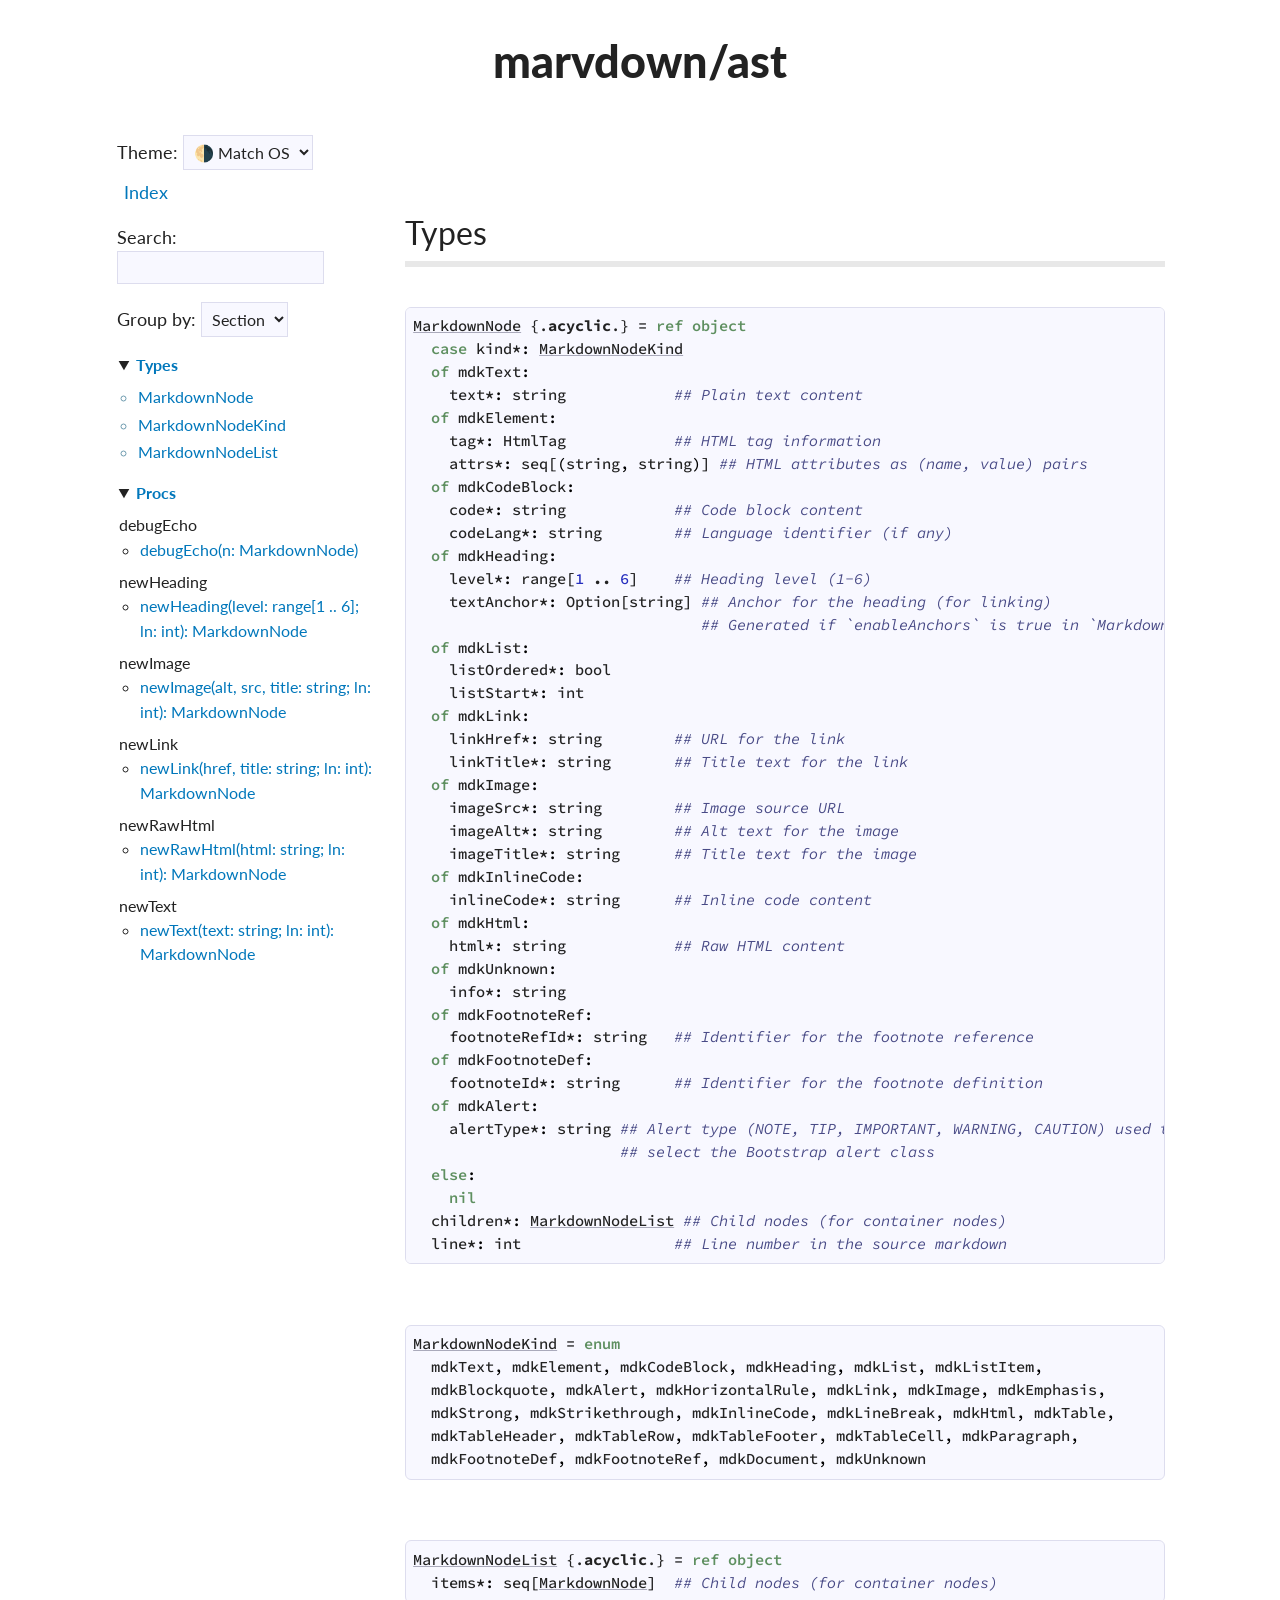
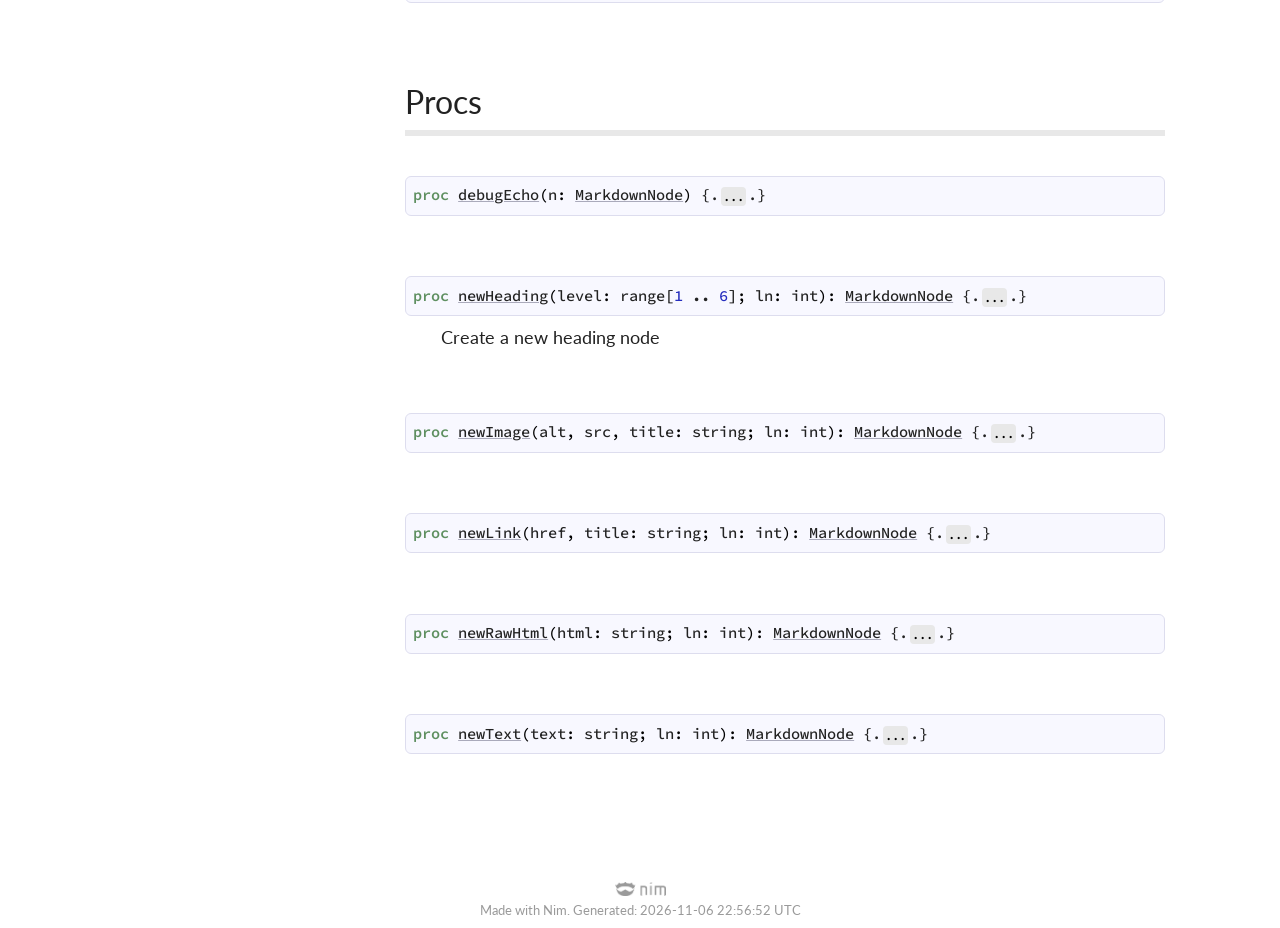
<file: marvdown/ast.html>
<?xml version="1.0" encoding="utf-8" ?>
<!DOCTYPE html PUBLIC "-//W3C//DTD XHTML 1.0 Transitional//EN" "https://www.w3.org/TR/xhtml1/DTD/xhtml1-transitional.dtd">
<!--  This file is generated by Nim. -->
<html xmlns="https://www.w3.org/1999/xhtml" xml:lang="en" lang="en" data-theme="auto">
<head>
<meta http-equiv="Content-Type" content="text/html; charset=utf-8" />
<meta name="viewport" content="width=device-width, initial-scale=1.0">
<title>marvdown/ast</title>

<!-- Google fonts -->
<link href='https://fonts.googleapis.com/css?family=Lato:400,600,900' rel='stylesheet' type='text/css'/>
<link href='https://fonts.googleapis.com/css?family=Source+Code+Pro:400,500,600' rel='stylesheet' type='text/css'/>

<!-- Favicon -->
<link rel="shortcut icon" href="[data-uri]"/>
<link rel="icon" type="image/png" sizes="32x32" href="[data-uri]">

<!-- CSS -->
<link rel="stylesheet" type="text/css" href="../nimdoc.out.css?v=2.4.0">

<!-- JS -->
<script type="text/javascript" src="../dochack.js?v=2.4.0"></script>
</head>
<body>
  <div class="document" id="documentId">
    <input type="checkbox" id="nav-toggle" hidden>
    <label for="nav-toggle" id="nav-burger">&#9776;</label>
    <label for="nav-toggle" id="nav-overlay"></label>
    <div class="container">
      <h1 class="title">marvdown/ast</h1>
      <div class="row">
  <div class="three columns">
    <div class="theme-select-wrapper">
  <label for="theme-select">Theme:&nbsp;</label>
  <select id="theme-select" onchange="setTheme(this.value)">
    <option value="auto">🌗 Match OS</option>
    <option value="dark">🌑 Dark</option>
    <option value="light">🌕 Light</option>
  </select>
</div>

    <div id="global-links">
  
  <ul class="simple">
  <li><a id="indexLink" href="../theindex.html">Index</a></li>
</ul>

</div>

      <div id="searchInputDiv">
  Search: <input type="search" id="searchInput" oninput="search()"/>
</div>

    <div class="search-groupby">
  Group by:
  <select onchange="groupBy(this.value)">
    <option value="section">Section</option>
    <option value="type">Type</option>
  </select>
</div>

    <ul class="simple simple-toc" id="toc-list">
  <li>
  <details open>
    <summary><a class="reference reference-toplevel" href="#7" id="57">Types</a></summary>
    <ul class="simple simple-toc-section">
      <li><a class="reference" href="#MarkdownNode" title="MarkdownNode {.acyclic.} = ref object
  case kind*: MarkdownNodeKind
  of mdkText:
    text*: string            ## Plain text content
  of mdkElement:
    tag*: HtmlTag            ## HTML tag information
    attrs*: seq[(string, string)] ## HTML attributes as (name, value) pairs
  of mdkCodeBlock:
    code*: string            ## Code block content
    codeLang*: string        ## Language identifier (if any)
  of mdkHeading:
    level*: range[1 .. 6]    ## Heading level (1-6)
    textAnchor*: Option[string] ## Anchor for the heading (for linking)
                                ## Generated if `enableAnchors` is true in `MarkdownOptions`
  of mdkList:
    listOrdered*: bool
    listStart*: int
  of mdkLink:
    linkHref*: string        ## URL for the link
    linkTitle*: string       ## Title text for the link
  of mdkImage:
    imageSrc*: string        ## Image source URL
    imageAlt*: string        ## Alt text for the image
    imageTitle*: string      ## Title text for the image
  of mdkInlineCode:
    inlineCode*: string      ## Inline code content
  of mdkHtml:
    html*: string            ## Raw HTML content
  of mdkUnknown:
    info*: string
  of mdkFootnoteRef:
    footnoteRefId*: string   ## Identifier for the footnote reference
  of mdkFootnoteDef:
    footnoteId*: string      ## Identifier for the footnote definition
  of mdkAlert:
    alertType*: string ## Alert type (NOTE, TIP, IMPORTANT, WARNING, CAUTION) used to
                       ## select the Bootstrap alert class
  else:
    nil
  children*: MarkdownNodeList ## Child nodes (for container nodes)
  line*: int                 ## Line number in the source markdown">MarkdownNode</a></li>
<li><a class="reference" href="#MarkdownNodeKind" title="MarkdownNodeKind = enum
  mdkText, mdkElement, mdkCodeBlock, mdkHeading, mdkList, mdkListItem,
  mdkBlockquote, mdkAlert, mdkHorizontalRule, mdkLink, mdkImage, mdkEmphasis,
  mdkStrong, mdkStrikethrough, mdkInlineCode, mdkLineBreak, mdkHtml, mdkTable,
  mdkTableHeader, mdkTableRow, mdkTableFooter, mdkTableCell, mdkParagraph,
  mdkFootnoteDef, mdkFootnoteRef, mdkDocument, mdkUnknown">MarkdownNodeKind</a></li>
<li><a class="reference" href="#MarkdownNodeList" title="MarkdownNodeList {.acyclic.} = ref object
  items*: seq[MarkdownNode]  ## Child nodes (for container nodes)">MarkdownNodeList</a></li>

    </ul>
  </details>
</li>
<li>
  <details open>
    <summary><a class="reference reference-toplevel" href="#12" id="62">Procs</a></summary>
    <ul class="simple simple-toc-section">
      <ul class="simple nested-toc-section">debugEcho
  <li><a class="reference" href="#debugEcho%2CMarkdownNode" title="debugEcho(n: MarkdownNode)">debugEcho(n: MarkdownNode)</a></li>

</ul>
<ul class="simple nested-toc-section">newHeading
  <li><a class="reference" href="#newHeading%2Crange%5B%5D%2Cint" title="newHeading(level: range[1 .. 6]; ln: int): MarkdownNode">newHeading(level: range[1 .. 6]; ln: int): MarkdownNode</a></li>

</ul>
<ul class="simple nested-toc-section">newImage
  <li><a class="reference" href="#newImage%2Cstring%2Cstring%2Cstring%2Cint" title="newImage(alt, src, title: string; ln: int): MarkdownNode">newImage(alt, src, title: string; ln: int): MarkdownNode</a></li>

</ul>
<ul class="simple nested-toc-section">newLink
  <li><a class="reference" href="#newLink%2Cstring%2Cstring%2Cint" title="newLink(href, title: string; ln: int): MarkdownNode">newLink(href, title: string; ln: int): MarkdownNode</a></li>

</ul>
<ul class="simple nested-toc-section">newRawHtml
  <li><a class="reference" href="#newRawHtml%2Cstring%2Cint" title="newRawHtml(html: string; ln: int): MarkdownNode">newRawHtml(html: string; ln: int): MarkdownNode</a></li>

</ul>
<ul class="simple nested-toc-section">newText
  <li><a class="reference" href="#newText%2Cstring%2Cint" title="newText(text: string; ln: int): MarkdownNode">newText(text: string; ln: int): MarkdownNode</a></li>

</ul>

    </ul>
  </details>
</li>

</ul>

  </div>
  <div class="nine columns" id="content">
    
    <div id="tocRoot"></div>
    
    <p class="module-desc"></p>
    <div class="section" id="7">
  <h1><a class="toc-backref" href="#7">Types</a></h1>
  <dl class="item">
    <div id="MarkdownNode">
  <dt><pre><a href="#MarkdownNode"><span class="Identifier">MarkdownNode</span></a> {.<span class="Identifier">acyclic</span>.} <span class="Other">=</span> <span class="Keyword">ref</span> <span class="Keyword">object</span>
  <span class="Keyword">case</span> <span class="Identifier">kind</span><span class="Operator">*</span><span class="Other">:</span> <a href="#MarkdownNodeKind"><span class="Identifier">MarkdownNodeKind</span></a>
  <span class="Keyword">of</span> <span class="Identifier">mdkText</span><span class="Other">:</span>
    <span class="Identifier">text</span><span class="Operator">*</span><span class="Other">:</span> <span class="Identifier">string</span>            <span class="Comment">## Plain text content</span>
  <span class="Keyword">of</span> <span class="Identifier">mdkElement</span><span class="Other">:</span>
    <span class="Identifier">tag</span><span class="Operator">*</span><span class="Other">:</span> <span class="Identifier">HtmlTag</span>            <span class="Comment">## HTML tag information</span>
    <span class="Identifier">attrs</span><span class="Operator">*</span><span class="Other">:</span> <span class="Identifier">seq</span><span class="Other">[</span><span class="Other">(</span><span class="Identifier">string</span><span class="Other">,</span> <span class="Identifier">string</span><span class="Other">)</span><span class="Other">]</span> <span class="Comment">## HTML attributes as (name, value) pairs</span>
  <span class="Keyword">of</span> <span class="Identifier">mdkCodeBlock</span><span class="Other">:</span>
    <span class="Identifier">code</span><span class="Operator">*</span><span class="Other">:</span> <span class="Identifier">string</span>            <span class="Comment">## Code block content</span>
    <span class="Identifier">codeLang</span><span class="Operator">*</span><span class="Other">:</span> <span class="Identifier">string</span>        <span class="Comment">## Language identifier (if any)</span>
  <span class="Keyword">of</span> <span class="Identifier">mdkHeading</span><span class="Other">:</span>
    <span class="Identifier">level</span><span class="Operator">*</span><span class="Other">:</span> <span class="Identifier">range</span><span class="Other">[</span><span class="DecNumber">1</span> <span class="Operator">..</span> <span class="DecNumber">6</span><span class="Other">]</span>    <span class="Comment">## Heading level (1-6)</span>
    <span class="Identifier">textAnchor</span><span class="Operator">*</span><span class="Other">:</span> <span class="Identifier">Option</span><span class="Other">[</span><span class="Identifier">string</span><span class="Other">]</span> <span class="Comment">## Anchor for the heading (for linking)</span>
                                <span class="Comment">## Generated if `enableAnchors` is true in `MarkdownOptions`</span>
  <span class="Keyword">of</span> <span class="Identifier">mdkList</span><span class="Other">:</span>
    <span class="Identifier">listOrdered</span><span class="Operator">*</span><span class="Other">:</span> <span class="Identifier">bool</span>
    <span class="Identifier">listStart</span><span class="Operator">*</span><span class="Other">:</span> <span class="Identifier">int</span>
  <span class="Keyword">of</span> <span class="Identifier">mdkLink</span><span class="Other">:</span>
    <span class="Identifier">linkHref</span><span class="Operator">*</span><span class="Other">:</span> <span class="Identifier">string</span>        <span class="Comment">## URL for the link</span>
    <span class="Identifier">linkTitle</span><span class="Operator">*</span><span class="Other">:</span> <span class="Identifier">string</span>       <span class="Comment">## Title text for the link</span>
  <span class="Keyword">of</span> <span class="Identifier">mdkImage</span><span class="Other">:</span>
    <span class="Identifier">imageSrc</span><span class="Operator">*</span><span class="Other">:</span> <span class="Identifier">string</span>        <span class="Comment">## Image source URL</span>
    <span class="Identifier">imageAlt</span><span class="Operator">*</span><span class="Other">:</span> <span class="Identifier">string</span>        <span class="Comment">## Alt text for the image</span>
    <span class="Identifier">imageTitle</span><span class="Operator">*</span><span class="Other">:</span> <span class="Identifier">string</span>      <span class="Comment">## Title text for the image</span>
  <span class="Keyword">of</span> <span class="Identifier">mdkInlineCode</span><span class="Other">:</span>
    <span class="Identifier">inlineCode</span><span class="Operator">*</span><span class="Other">:</span> <span class="Identifier">string</span>      <span class="Comment">## Inline code content</span>
  <span class="Keyword">of</span> <span class="Identifier">mdkHtml</span><span class="Other">:</span>
    <span class="Identifier">html</span><span class="Operator">*</span><span class="Other">:</span> <span class="Identifier">string</span>            <span class="Comment">## Raw HTML content</span>
  <span class="Keyword">of</span> <span class="Identifier">mdkUnknown</span><span class="Other">:</span>
    <span class="Identifier">info</span><span class="Operator">*</span><span class="Other">:</span> <span class="Identifier">string</span>
  <span class="Keyword">of</span> <span class="Identifier">mdkFootnoteRef</span><span class="Other">:</span>
    <span class="Identifier">footnoteRefId</span><span class="Operator">*</span><span class="Other">:</span> <span class="Identifier">string</span>   <span class="Comment">## Identifier for the footnote reference</span>
  <span class="Keyword">of</span> <span class="Identifier">mdkFootnoteDef</span><span class="Other">:</span>
    <span class="Identifier">footnoteId</span><span class="Operator">*</span><span class="Other">:</span> <span class="Identifier">string</span>      <span class="Comment">## Identifier for the footnote definition</span>
  <span class="Keyword">of</span> <span class="Identifier">mdkAlert</span><span class="Other">:</span>
    <span class="Identifier">alertType</span><span class="Operator">*</span><span class="Other">:</span> <span class="Identifier">string</span> <span class="Comment">## Alert type (NOTE, TIP, IMPORTANT, WARNING, CAUTION) used to</span>
                       <span class="Comment">## select the Bootstrap alert class</span>
  <span class="Keyword">else</span><span class="Other">:</span>
    <span class="Keyword">nil</span>
  <span class="Identifier">children</span><span class="Operator">*</span><span class="Other">:</span> <a href="#MarkdownNodeList"><span class="Identifier">MarkdownNodeList</span></a> <span class="Comment">## Child nodes (for container nodes)</span>
  <span class="Identifier">line</span><span class="Operator">*</span><span class="Other">:</span> <span class="Identifier">int</span>                 <span class="Comment">## Line number in the source markdown</span></pre></dt>
  <dd>
    
    
    
  </dd>
</div>
<div id="MarkdownNodeKind">
  <dt><pre><a href="#MarkdownNodeKind"><span class="Identifier">MarkdownNodeKind</span></a> <span class="Other">=</span> <span class="Keyword">enum</span>
  <span class="Identifier">mdkText</span><span class="Other">,</span> <span class="Identifier">mdkElement</span><span class="Other">,</span> <span class="Identifier">mdkCodeBlock</span><span class="Other">,</span> <span class="Identifier">mdkHeading</span><span class="Other">,</span> <span class="Identifier">mdkList</span><span class="Other">,</span> <span class="Identifier">mdkListItem</span><span class="Other">,</span>
  <span class="Identifier">mdkBlockquote</span><span class="Other">,</span> <span class="Identifier">mdkAlert</span><span class="Other">,</span> <span class="Identifier">mdkHorizontalRule</span><span class="Other">,</span> <span class="Identifier">mdkLink</span><span class="Other">,</span> <span class="Identifier">mdkImage</span><span class="Other">,</span> <span class="Identifier">mdkEmphasis</span><span class="Other">,</span>
  <span class="Identifier">mdkStrong</span><span class="Other">,</span> <span class="Identifier">mdkStrikethrough</span><span class="Other">,</span> <span class="Identifier">mdkInlineCode</span><span class="Other">,</span> <span class="Identifier">mdkLineBreak</span><span class="Other">,</span> <span class="Identifier">mdkHtml</span><span class="Other">,</span> <span class="Identifier">mdkTable</span><span class="Other">,</span>
  <span class="Identifier">mdkTableHeader</span><span class="Other">,</span> <span class="Identifier">mdkTableRow</span><span class="Other">,</span> <span class="Identifier">mdkTableFooter</span><span class="Other">,</span> <span class="Identifier">mdkTableCell</span><span class="Other">,</span> <span class="Identifier">mdkParagraph</span><span class="Other">,</span>
  <span class="Identifier">mdkFootnoteDef</span><span class="Other">,</span> <span class="Identifier">mdkFootnoteRef</span><span class="Other">,</span> <span class="Identifier">mdkDocument</span><span class="Other">,</span> <span class="Identifier">mdkUnknown</span></pre></dt>
  <dd>
    
    
    
  </dd>
</div>
<div id="MarkdownNodeList">
  <dt><pre><a href="#MarkdownNodeList"><span class="Identifier">MarkdownNodeList</span></a> {.<span class="Identifier">acyclic</span>.} <span class="Other">=</span> <span class="Keyword">ref</span> <span class="Keyword">object</span>
  <span class="Identifier">items</span><span class="Operator">*</span><span class="Other">:</span> <span class="Identifier">seq</span><span class="Other">[</span><a href="#MarkdownNode"><span class="Identifier">MarkdownNode</span></a><span class="Other">]</span>  <span class="Comment">## Child nodes (for container nodes)</span></pre></dt>
  <dd>
    
    
    
  </dd>
</div>

  </dl>
</div>
<div class="section" id="12">
  <h1><a class="toc-backref" href="#12">Procs</a></h1>
  <dl class="item">
    <div id="debugEcho-procs-all">
  <div id="debugEcho,MarkdownNode">
  <dt><pre><span class="Keyword">proc</span> <a href="#debugEcho%2CMarkdownNode"><span class="Identifier">debugEcho</span></a><span class="Other">(</span><span class="Identifier">n</span><span class="Other">:</span> <a href="#MarkdownNode"><span class="Identifier">MarkdownNode</span></a><span class="Other">)</span> {.<span><span class="Other pragmadots">...</span></span><span class="pragmawrap"><span class="Identifier">raises</span><span class="Other">:</span> <span class="Other">[</span><span class="Identifier">Exception</span><span class="Other">]</span><span class="Other">,</span> <span class="Identifier">tags</span><span class="Other">:</span> <span class="Other">[</span><span class="Identifier">RootEffect</span><span class="Other">]</span><span class="Other">,</span>
                                  <span class="Identifier">forbids</span><span class="Other">:</span> <span class="Other">[</span><span class="Other">]</span></span>.}</pre></dt>
  <dd>
    
    
    
  </dd>
</div>

</div>
<div id="newHeading-procs-all">
  <div id="newHeading,range[],int">
  <dt><pre><span class="Keyword">proc</span> <a href="#newHeading%2Crange%5B%5D%2Cint"><span class="Identifier">newHeading</span></a><span class="Other">(</span><span class="Identifier">level</span><span class="Other">:</span> <span class="Identifier">range</span><span class="Other">[</span><span class="DecNumber">1</span> <span class="Operator">..</span> <span class="DecNumber">6</span><span class="Other">]</span><span class="Other">;</span> <span class="Identifier">ln</span><span class="Other">:</span> <span class="Identifier">int</span><span class="Other">)</span><span class="Other">:</span> <a href="#MarkdownNode"><span class="Identifier">MarkdownNode</span></a> {.<span><span class="Other pragmadots">...</span></span><span class="pragmawrap"><span class="Identifier">raises</span><span class="Other">:</span> <span class="Other">[</span><span class="Other">]</span><span class="Other">,</span>
    <span class="Identifier">tags</span><span class="Other">:</span> <span class="Other">[</span><span class="Other">]</span><span class="Other">,</span> <span class="Identifier">forbids</span><span class="Other">:</span> <span class="Other">[</span><span class="Other">]</span></span>.}</pre></dt>
  <dd>
    
    Create a new heading node
    
  </dd>
</div>

</div>
<div id="newImage-procs-all">
  <div id="newImage,string,string,string,int">
  <dt><pre><span class="Keyword">proc</span> <a href="#newImage%2Cstring%2Cstring%2Cstring%2Cint"><span class="Identifier">newImage</span></a><span class="Other">(</span><span class="Identifier">alt</span><span class="Other">,</span> <span class="Identifier">src</span><span class="Other">,</span> <span class="Identifier">title</span><span class="Other">:</span> <span class="Identifier">string</span><span class="Other">;</span> <span class="Identifier">ln</span><span class="Other">:</span> <span class="Identifier">int</span><span class="Other">)</span><span class="Other">:</span> <a href="#MarkdownNode"><span class="Identifier">MarkdownNode</span></a> {.<span><span class="Other pragmadots">...</span></span><span class="pragmawrap"><span class="Identifier">raises</span><span class="Other">:</span> <span class="Other">[</span><span class="Other">]</span><span class="Other">,</span>
    <span class="Identifier">tags</span><span class="Other">:</span> <span class="Other">[</span><span class="Other">]</span><span class="Other">,</span> <span class="Identifier">forbids</span><span class="Other">:</span> <span class="Other">[</span><span class="Other">]</span></span>.}</pre></dt>
  <dd>
    
    
    
  </dd>
</div>

</div>
<div id="newLink-procs-all">
  <div id="newLink,string,string,int">
  <dt><pre><span class="Keyword">proc</span> <a href="#newLink%2Cstring%2Cstring%2Cint"><span class="Identifier">newLink</span></a><span class="Other">(</span><span class="Identifier">href</span><span class="Other">,</span> <span class="Identifier">title</span><span class="Other">:</span> <span class="Identifier">string</span><span class="Other">;</span> <span class="Identifier">ln</span><span class="Other">:</span> <span class="Identifier">int</span><span class="Other">)</span><span class="Other">:</span> <a href="#MarkdownNode"><span class="Identifier">MarkdownNode</span></a> {.<span><span class="Other pragmadots">...</span></span><span class="pragmawrap"><span class="Identifier">raises</span><span class="Other">:</span> <span class="Other">[</span><span class="Other">]</span><span class="Other">,</span> <span class="Identifier">tags</span><span class="Other">:</span> <span class="Other">[</span><span class="Other">]</span><span class="Other">,</span>
    <span class="Identifier">forbids</span><span class="Other">:</span> <span class="Other">[</span><span class="Other">]</span></span>.}</pre></dt>
  <dd>
    
    
    
  </dd>
</div>

</div>
<div id="newRawHtml-procs-all">
  <div id="newRawHtml,string,int">
  <dt><pre><span class="Keyword">proc</span> <a href="#newRawHtml%2Cstring%2Cint"><span class="Identifier">newRawHtml</span></a><span class="Other">(</span><span class="Identifier">html</span><span class="Other">:</span> <span class="Identifier">string</span><span class="Other">;</span> <span class="Identifier">ln</span><span class="Other">:</span> <span class="Identifier">int</span><span class="Other">)</span><span class="Other">:</span> <a href="#MarkdownNode"><span class="Identifier">MarkdownNode</span></a> {.<span><span class="Other pragmadots">...</span></span><span class="pragmawrap"><span class="Identifier">raises</span><span class="Other">:</span> <span class="Other">[</span><span class="Other">]</span><span class="Other">,</span> <span class="Identifier">tags</span><span class="Other">:</span> <span class="Other">[</span><span class="Other">]</span><span class="Other">,</span>
    <span class="Identifier">forbids</span><span class="Other">:</span> <span class="Other">[</span><span class="Other">]</span></span>.}</pre></dt>
  <dd>
    
    
    
  </dd>
</div>

</div>
<div id="newText-procs-all">
  <div id="newText,string,int">
  <dt><pre><span class="Keyword">proc</span> <a href="#newText%2Cstring%2Cint"><span class="Identifier">newText</span></a><span class="Other">(</span><span class="Identifier">text</span><span class="Other">:</span> <span class="Identifier">string</span><span class="Other">;</span> <span class="Identifier">ln</span><span class="Other">:</span> <span class="Identifier">int</span><span class="Other">)</span><span class="Other">:</span> <a href="#MarkdownNode"><span class="Identifier">MarkdownNode</span></a> {.<span><span class="Other pragmadots">...</span></span><span class="pragmawrap"><span class="Identifier">raises</span><span class="Other">:</span> <span class="Other">[</span><span class="Other">]</span><span class="Other">,</span> <span class="Identifier">tags</span><span class="Other">:</span> <span class="Other">[</span><span class="Other">]</span><span class="Other">,</span>
    <span class="Identifier">forbids</span><span class="Other">:</span> <span class="Other">[</span><span class="Other">]</span></span>.}</pre></dt>
  <dd>
    
    
    
  </dd>
</div>

</div>

  </dl>
</div>

  </div>
</div>

      <div class="twelve-columns footer">
        <span class="nim-sprite"></span>
        <br>
        <small style="color: var(--hint);">Made with Nim. Generated: 2026-11-06 22:56:52 UTC</small>
      </div>
    </div>
  </div>
  
</body>
</html>
</file>
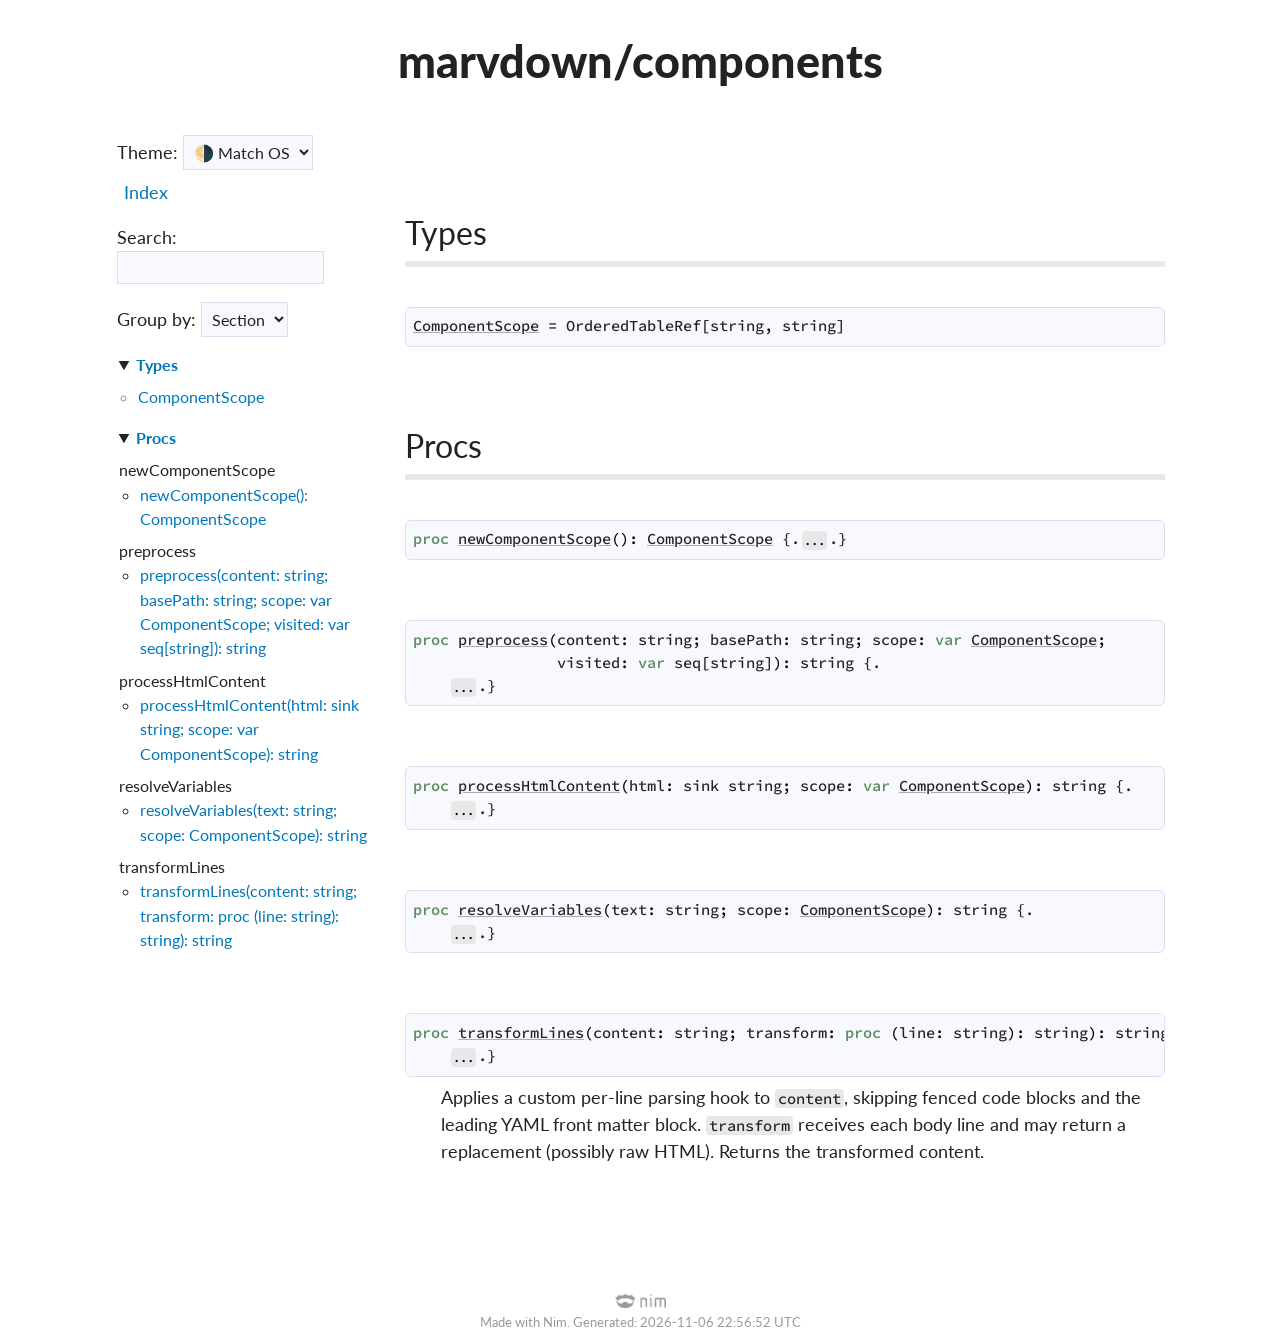
<file: marvdown/components.html>
<?xml version="1.0" encoding="utf-8" ?>
<!DOCTYPE html PUBLIC "-//W3C//DTD XHTML 1.0 Transitional//EN" "https://www.w3.org/TR/xhtml1/DTD/xhtml1-transitional.dtd">
<!--  This file is generated by Nim. -->
<html xmlns="https://www.w3.org/1999/xhtml" xml:lang="en" lang="en" data-theme="auto">
<head>
<meta http-equiv="Content-Type" content="text/html; charset=utf-8" />
<meta name="viewport" content="width=device-width, initial-scale=1.0">
<title>marvdown/components</title>

<!-- Google fonts -->
<link href='https://fonts.googleapis.com/css?family=Lato:400,600,900' rel='stylesheet' type='text/css'/>
<link href='https://fonts.googleapis.com/css?family=Source+Code+Pro:400,500,600' rel='stylesheet' type='text/css'/>

<!-- Favicon -->
<link rel="shortcut icon" href="[data-uri]"/>
<link rel="icon" type="image/png" sizes="32x32" href="[data-uri]">

<!-- CSS -->
<link rel="stylesheet" type="text/css" href="../nimdoc.out.css?v=2.4.0">

<!-- JS -->
<script type="text/javascript" src="../dochack.js?v=2.4.0"></script>
</head>
<body>
  <div class="document" id="documentId">
    <input type="checkbox" id="nav-toggle" hidden>
    <label for="nav-toggle" id="nav-burger">&#9776;</label>
    <label for="nav-toggle" id="nav-overlay"></label>
    <div class="container">
      <h1 class="title">marvdown/components</h1>
      <div class="row">
  <div class="three columns">
    <div class="theme-select-wrapper">
  <label for="theme-select">Theme:&nbsp;</label>
  <select id="theme-select" onchange="setTheme(this.value)">
    <option value="auto">🌗 Match OS</option>
    <option value="dark">🌑 Dark</option>
    <option value="light">🌕 Light</option>
  </select>
</div>

    <div id="global-links">
  
  <ul class="simple">
  <li><a id="indexLink" href="../theindex.html">Index</a></li>
</ul>

</div>

      <div id="searchInputDiv">
  Search: <input type="search" id="searchInput" oninput="search()"/>
</div>

    <div class="search-groupby">
  Group by:
  <select onchange="groupBy(this.value)">
    <option value="section">Section</option>
    <option value="type">Type</option>
  </select>
</div>

    <ul class="simple simple-toc" id="toc-list">
  <li>
  <details open>
    <summary><a class="reference reference-toplevel" href="#7" id="57">Types</a></summary>
    <ul class="simple simple-toc-section">
      <li><a class="reference" href="#ComponentScope" title="ComponentScope = OrderedTableRef[string, string]">ComponentScope</a></li>

    </ul>
  </details>
</li>
<li>
  <details open>
    <summary><a class="reference reference-toplevel" href="#12" id="62">Procs</a></summary>
    <ul class="simple simple-toc-section">
      <ul class="simple nested-toc-section">newComponentScope
  <li><a class="reference" href="#newComponentScope" title="newComponentScope(): ComponentScope">newComponentScope(): ComponentScope</a></li>

</ul>
<ul class="simple nested-toc-section">preprocess
  <li><a class="reference" href="#preprocess%2Cstring%2Cstring%2CComponentScope%2Cseq%5Bstring%5D" title="preprocess(content: string; basePath: string; scope: var ComponentScope;
           visited: var seq[string]): string">preprocess(content: string; basePath: string; scope: var ComponentScope;
           visited: var seq[string]): string</a></li>

</ul>
<ul class="simple nested-toc-section">processHtmlContent
  <li><a class="reference" href="#processHtmlContent%2Csinkstring%2CComponentScope" title="processHtmlContent(html: sink string; scope: var ComponentScope): string">processHtmlContent(html: sink string; scope: var ComponentScope): string</a></li>

</ul>
<ul class="simple nested-toc-section">resolveVariables
  <li><a class="reference" href="#resolveVariables%2Cstring%2CComponentScope" title="resolveVariables(text: string; scope: ComponentScope): string">resolveVariables(text: string; scope: ComponentScope): string</a></li>

</ul>
<ul class="simple nested-toc-section">transformLines
  <li><a class="reference" href="#transformLines%2Cstring%2Cproc%28string%29" title="transformLines(content: string; transform: proc (line: string): string): string">transformLines(content: string; transform: proc (line: string): string): string</a></li>

</ul>

    </ul>
  </details>
</li>

</ul>

  </div>
  <div class="nine columns" id="content">
    
    <div id="tocRoot"></div>
    
    <p class="module-desc"></p>
    <div class="section" id="7">
  <h1><a class="toc-backref" href="#7">Types</a></h1>
  <dl class="item">
    <div id="ComponentScope">
  <dt><pre><a href="#ComponentScope"><span class="Identifier">ComponentScope</span></a> <span class="Other">=</span> <span class="Identifier">OrderedTableRef</span><span class="Other">[</span><span class="Identifier">string</span><span class="Other">,</span> <span class="Identifier">string</span><span class="Other">]</span></pre></dt>
  <dd>
    
    
    
  </dd>
</div>

  </dl>
</div>
<div class="section" id="12">
  <h1><a class="toc-backref" href="#12">Procs</a></h1>
  <dl class="item">
    <div id="newComponentScope-procs-all">
  <div id="newComponentScope">
  <dt><pre><span class="Keyword">proc</span> <a href="#newComponentScope"><span class="Identifier">newComponentScope</span></a><span class="Other">(</span><span class="Other">)</span><span class="Other">:</span> <a href="#ComponentScope"><span class="Identifier">ComponentScope</span></a> {.<span><span class="Other pragmadots">...</span></span><span class="pragmawrap"><span class="Identifier">raises</span><span class="Other">:</span> <span class="Other">[</span><span class="Other">]</span><span class="Other">,</span> <span class="Identifier">tags</span><span class="Other">:</span> <span class="Other">[</span><span class="Other">]</span><span class="Other">,</span> <span class="Identifier">forbids</span><span class="Other">:</span> <span class="Other">[</span><span class="Other">]</span></span>.}</pre></dt>
  <dd>
    
    
    
  </dd>
</div>

</div>
<div id="preprocess-procs-all">
  <div id="preprocess,string,string,ComponentScope,seq[string]">
  <dt><pre><span class="Keyword">proc</span> <a href="#preprocess%2Cstring%2Cstring%2CComponentScope%2Cseq%5Bstring%5D"><span class="Identifier">preprocess</span></a><span class="Other">(</span><span class="Identifier">content</span><span class="Other">:</span> <span class="Identifier">string</span><span class="Other">;</span> <span class="Identifier">basePath</span><span class="Other">:</span> <span class="Identifier">string</span><span class="Other">;</span> <span class="Identifier">scope</span><span class="Other">:</span> <span class="Keyword">var</span> <a href="#ComponentScope"><span class="Identifier">ComponentScope</span></a><span class="Other">;</span>
                <span class="Identifier">visited</span><span class="Other">:</span> <span class="Keyword">var</span> <span class="Identifier">seq</span><span class="Other">[</span><span class="Identifier">string</span><span class="Other">]</span><span class="Other">)</span><span class="Other">:</span> <span class="Identifier">string</span> {.
    <span><span class="Other pragmadots">...</span></span><span class="pragmawrap"><span class="Identifier">raises</span><span class="Other">:</span> <span class="Other">[</span><span class="Identifier">ValueError</span><span class="Other">,</span> <span class="Identifier">KeyError</span><span class="Other">,</span> <span class="Identifier">Exception</span><span class="Other">]</span><span class="Other">,</span> <span class="Identifier">tags</span><span class="Other">:</span> <span class="Other">[</span><span class="Identifier">ReadIOEffect</span><span class="Other">,</span> <span class="Identifier">RootEffect</span><span class="Other">]</span><span class="Other">,</span>
    <span class="Identifier">forbids</span><span class="Other">:</span> <span class="Other">[</span><span class="Other">]</span></span>.}</pre></dt>
  <dd>
    
    
    
  </dd>
</div>

</div>
<div id="processHtmlContent-procs-all">
  <div id="processHtmlContent,sinkstring,ComponentScope">
  <dt><pre><span class="Keyword">proc</span> <a href="#processHtmlContent%2Csinkstring%2CComponentScope"><span class="Identifier">processHtmlContent</span></a><span class="Other">(</span><span class="Identifier">html</span><span class="Other">:</span> <span class="Identifier">sink</span> <span class="Identifier">string</span><span class="Other">;</span> <span class="Identifier">scope</span><span class="Other">:</span> <span class="Keyword">var</span> <a href="#ComponentScope"><span class="Identifier">ComponentScope</span></a><span class="Other">)</span><span class="Other">:</span> <span class="Identifier">string</span> {.
    <span><span class="Other pragmadots">...</span></span><span class="pragmawrap"><span class="Identifier">raises</span><span class="Other">:</span> <span class="Other">[</span><span class="Identifier">KeyError</span><span class="Other">]</span><span class="Other">,</span> <span class="Identifier">tags</span><span class="Other">:</span> <span class="Other">[</span><span class="Other">]</span><span class="Other">,</span> <span class="Identifier">forbids</span><span class="Other">:</span> <span class="Other">[</span><span class="Other">]</span></span>.}</pre></dt>
  <dd>
    
    
    
  </dd>
</div>

</div>
<div id="resolveVariables-procs-all">
  <div id="resolveVariables,string,ComponentScope">
  <dt><pre><span class="Keyword">proc</span> <a href="#resolveVariables%2Cstring%2CComponentScope"><span class="Identifier">resolveVariables</span></a><span class="Other">(</span><span class="Identifier">text</span><span class="Other">:</span> <span class="Identifier">string</span><span class="Other">;</span> <span class="Identifier">scope</span><span class="Other">:</span> <a href="#ComponentScope"><span class="Identifier">ComponentScope</span></a><span class="Other">)</span><span class="Other">:</span> <span class="Identifier">string</span> {.
    <span><span class="Other pragmadots">...</span></span><span class="pragmawrap"><span class="Identifier">raises</span><span class="Other">:</span> <span class="Other">[</span><span class="Identifier">KeyError</span><span class="Other">]</span><span class="Other">,</span> <span class="Identifier">tags</span><span class="Other">:</span> <span class="Other">[</span><span class="Other">]</span><span class="Other">,</span> <span class="Identifier">forbids</span><span class="Other">:</span> <span class="Other">[</span><span class="Other">]</span></span>.}</pre></dt>
  <dd>
    
    
    
  </dd>
</div>

</div>
<div id="transformLines-procs-all">
  <div id="transformLines,string,proc(string)">
  <dt><pre><span class="Keyword">proc</span> <a href="#transformLines%2Cstring%2Cproc%28string%29"><span class="Identifier">transformLines</span></a><span class="Other">(</span><span class="Identifier">content</span><span class="Other">:</span> <span class="Identifier">string</span><span class="Other">;</span> <span class="Identifier">transform</span><span class="Other">:</span> <span class="Keyword">proc</span> <span class="Other">(</span><span class="Identifier">line</span><span class="Other">:</span> <span class="Identifier">string</span><span class="Other">)</span><span class="Other">:</span> <span class="Identifier">string</span><span class="Other">)</span><span class="Other">:</span> <span class="Identifier">string</span> {.
    <span><span class="Other pragmadots">...</span></span><span class="pragmawrap"><span class="Identifier">raises</span><span class="Other">:</span> <span class="Other">[</span><span class="Identifier">Exception</span><span class="Other">]</span><span class="Other">,</span> <span class="Identifier">tags</span><span class="Other">:</span> <span class="Other">[</span><span class="Identifier">RootEffect</span><span class="Other">]</span><span class="Other">,</span> <span class="Identifier">forbids</span><span class="Other">:</span> <span class="Other">[</span><span class="Other">]</span></span>.}</pre></dt>
  <dd>
    
    Applies a custom per-line parsing hook to <tt class="docutils literal"><span class="pre"><span class="Identifier">content</span></span></tt>, skipping fenced code blocks and the leading YAML front matter block. <tt class="docutils literal"><span class="pre"><span class="Identifier">transform</span></span></tt> receives each body line and may return a replacement (possibly raw HTML). Returns the transformed content.
    
  </dd>
</div>

</div>

  </dl>
</div>

  </div>
</div>

      <div class="twelve-columns footer">
        <span class="nim-sprite"></span>
        <br>
        <small style="color: var(--hint);">Made with Nim. Generated: 2026-11-06 22:56:52 UTC</small>
      </div>
    </div>
  </div>
  
</body>
</html>
</file>
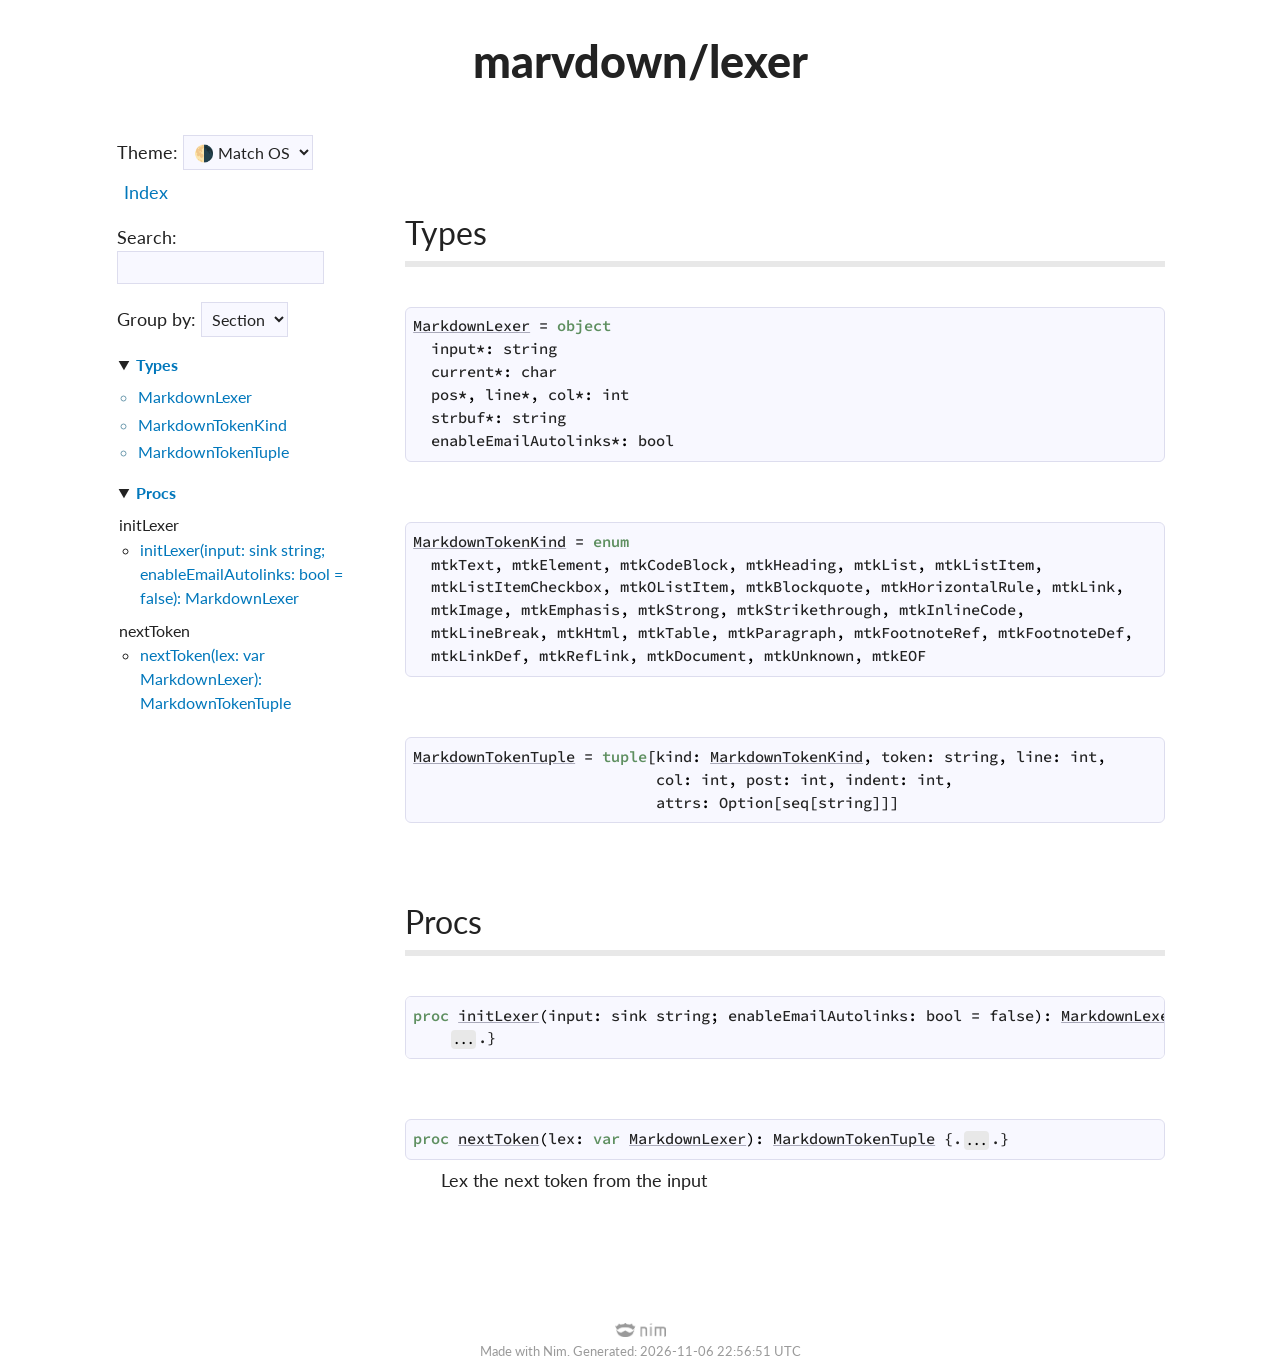
<file: marvdown/lexer.html>
<?xml version="1.0" encoding="utf-8" ?>
<!DOCTYPE html PUBLIC "-//W3C//DTD XHTML 1.0 Transitional//EN" "https://www.w3.org/TR/xhtml1/DTD/xhtml1-transitional.dtd">
<!--  This file is generated by Nim. -->
<html xmlns="https://www.w3.org/1999/xhtml" xml:lang="en" lang="en" data-theme="auto">
<head>
<meta http-equiv="Content-Type" content="text/html; charset=utf-8" />
<meta name="viewport" content="width=device-width, initial-scale=1.0">
<title>marvdown/lexer</title>

<!-- Google fonts -->
<link href='https://fonts.googleapis.com/css?family=Lato:400,600,900' rel='stylesheet' type='text/css'/>
<link href='https://fonts.googleapis.com/css?family=Source+Code+Pro:400,500,600' rel='stylesheet' type='text/css'/>

<!-- Favicon -->
<link rel="shortcut icon" href="[data-uri]"/>
<link rel="icon" type="image/png" sizes="32x32" href="[data-uri]">

<!-- CSS -->
<link rel="stylesheet" type="text/css" href="../nimdoc.out.css?v=2.4.0">

<!-- JS -->
<script type="text/javascript" src="../dochack.js?v=2.4.0"></script>
</head>
<body>
  <div class="document" id="documentId">
    <input type="checkbox" id="nav-toggle" hidden>
    <label for="nav-toggle" id="nav-burger">&#9776;</label>
    <label for="nav-toggle" id="nav-overlay"></label>
    <div class="container">
      <h1 class="title">marvdown/lexer</h1>
      <div class="row">
  <div class="three columns">
    <div class="theme-select-wrapper">
  <label for="theme-select">Theme:&nbsp;</label>
  <select id="theme-select" onchange="setTheme(this.value)">
    <option value="auto">🌗 Match OS</option>
    <option value="dark">🌑 Dark</option>
    <option value="light">🌕 Light</option>
  </select>
</div>

    <div id="global-links">
  
  <ul class="simple">
  <li><a id="indexLink" href="../theindex.html">Index</a></li>
</ul>

</div>

      <div id="searchInputDiv">
  Search: <input type="search" id="searchInput" oninput="search()"/>
</div>

    <div class="search-groupby">
  Group by:
  <select onchange="groupBy(this.value)">
    <option value="section">Section</option>
    <option value="type">Type</option>
  </select>
</div>

    <ul class="simple simple-toc" id="toc-list">
  <li>
  <details open>
    <summary><a class="reference reference-toplevel" href="#7" id="57">Types</a></summary>
    <ul class="simple simple-toc-section">
      <li><a class="reference" href="#MarkdownLexer" title="MarkdownLexer = object
  input*: string
  current*: char
  pos*, line*, col*: int
  strbuf*: string
  enableEmailAutolinks*: bool">MarkdownLexer</a></li>
<li><a class="reference" href="#MarkdownTokenKind" title="MarkdownTokenKind = enum
  mtkText, mtkElement, mtkCodeBlock, mtkHeading, mtkList, mtkListItem,
  mtkListItemCheckbox, mtkOListItem, mtkBlockquote, mtkHorizontalRule, mtkLink,
  mtkImage, mtkEmphasis, mtkStrong, mtkStrikethrough, mtkInlineCode,
  mtkLineBreak, mtkHtml, mtkTable, mtkParagraph, mtkFootnoteRef, mtkFootnoteDef,
  mtkLinkDef, mtkRefLink, mtkDocument, mtkUnknown, mtkEOF">MarkdownTokenKind</a></li>
<li><a class="reference" href="#MarkdownTokenTuple" title="MarkdownTokenTuple = tuple[kind: MarkdownTokenKind, token: string, line: int,
                           col: int, post: int, indent: int,
                           attrs: Option[seq[string]]]">MarkdownTokenTuple</a></li>

    </ul>
  </details>
</li>
<li>
  <details open>
    <summary><a class="reference reference-toplevel" href="#12" id="62">Procs</a></summary>
    <ul class="simple simple-toc-section">
      <ul class="simple nested-toc-section">initLexer
  <li><a class="reference" href="#initLexer%2Csinkstring%2Cbool" title="initLexer(input: sink string; enableEmailAutolinks: bool = false): MarkdownLexer">initLexer(input: sink string; enableEmailAutolinks: bool = false): MarkdownLexer</a></li>

</ul>
<ul class="simple nested-toc-section">nextToken
  <li><a class="reference" href="#nextToken%2CMarkdownLexer" title="nextToken(lex: var MarkdownLexer): MarkdownTokenTuple">nextToken(lex: var MarkdownLexer): MarkdownTokenTuple</a></li>

</ul>

    </ul>
  </details>
</li>

</ul>

  </div>
  <div class="nine columns" id="content">
    
    <div id="tocRoot"></div>
    
    <p class="module-desc"></p>
    <div class="section" id="7">
  <h1><a class="toc-backref" href="#7">Types</a></h1>
  <dl class="item">
    <div id="MarkdownLexer">
  <dt><pre><a href="#MarkdownLexer"><span class="Identifier">MarkdownLexer</span></a> <span class="Other">=</span> <span class="Keyword">object</span>
  <span class="Identifier">input</span><span class="Operator">*</span><span class="Other">:</span> <span class="Identifier">string</span>
  <span class="Identifier">current</span><span class="Operator">*</span><span class="Other">:</span> <span class="Identifier">char</span>
  <span class="Identifier">pos</span><span class="Operator">*</span><span class="Other">,</span> <span class="Identifier">line</span><span class="Operator">*</span><span class="Other">,</span> <span class="Identifier">col</span><span class="Operator">*</span><span class="Other">:</span> <span class="Identifier">int</span>
  <span class="Identifier">strbuf</span><span class="Operator">*</span><span class="Other">:</span> <span class="Identifier">string</span>
  <span class="Identifier">enableEmailAutolinks</span><span class="Operator">*</span><span class="Other">:</span> <span class="Identifier">bool</span></pre></dt>
  <dd>
    
    
    
  </dd>
</div>
<div id="MarkdownTokenKind">
  <dt><pre><a href="#MarkdownTokenKind"><span class="Identifier">MarkdownTokenKind</span></a> <span class="Other">=</span> <span class="Keyword">enum</span>
  <span class="Identifier">mtkText</span><span class="Other">,</span> <span class="Identifier">mtkElement</span><span class="Other">,</span> <span class="Identifier">mtkCodeBlock</span><span class="Other">,</span> <span class="Identifier">mtkHeading</span><span class="Other">,</span> <span class="Identifier">mtkList</span><span class="Other">,</span> <span class="Identifier">mtkListItem</span><span class="Other">,</span>
  <span class="Identifier">mtkListItemCheckbox</span><span class="Other">,</span> <span class="Identifier">mtkOListItem</span><span class="Other">,</span> <span class="Identifier">mtkBlockquote</span><span class="Other">,</span> <span class="Identifier">mtkHorizontalRule</span><span class="Other">,</span> <span class="Identifier">mtkLink</span><span class="Other">,</span>
  <span class="Identifier">mtkImage</span><span class="Other">,</span> <span class="Identifier">mtkEmphasis</span><span class="Other">,</span> <span class="Identifier">mtkStrong</span><span class="Other">,</span> <span class="Identifier">mtkStrikethrough</span><span class="Other">,</span> <span class="Identifier">mtkInlineCode</span><span class="Other">,</span>
  <span class="Identifier">mtkLineBreak</span><span class="Other">,</span> <span class="Identifier">mtkHtml</span><span class="Other">,</span> <span class="Identifier">mtkTable</span><span class="Other">,</span> <span class="Identifier">mtkParagraph</span><span class="Other">,</span> <span class="Identifier">mtkFootnoteRef</span><span class="Other">,</span> <span class="Identifier">mtkFootnoteDef</span><span class="Other">,</span>
  <span class="Identifier">mtkLinkDef</span><span class="Other">,</span> <span class="Identifier">mtkRefLink</span><span class="Other">,</span> <span class="Identifier">mtkDocument</span><span class="Other">,</span> <span class="Identifier">mtkUnknown</span><span class="Other">,</span> <span class="Identifier">mtkEOF</span></pre></dt>
  <dd>
    
    
    
  </dd>
</div>
<div id="MarkdownTokenTuple">
  <dt><pre><a href="#MarkdownTokenTuple"><span class="Identifier">MarkdownTokenTuple</span></a> <span class="Other">=</span> <span class="Keyword">tuple</span><span class="Other">[</span><span class="Identifier">kind</span><span class="Other">:</span> <a href="#MarkdownTokenKind"><span class="Identifier">MarkdownTokenKind</span></a><span class="Other">,</span> <span class="Identifier">token</span><span class="Other">:</span> <span class="Identifier">string</span><span class="Other">,</span> <span class="Identifier">line</span><span class="Other">:</span> <span class="Identifier">int</span><span class="Other">,</span>
                           <span class="Identifier">col</span><span class="Other">:</span> <span class="Identifier">int</span><span class="Other">,</span> <span class="Identifier">post</span><span class="Other">:</span> <span class="Identifier">int</span><span class="Other">,</span> <span class="Identifier">indent</span><span class="Other">:</span> <span class="Identifier">int</span><span class="Other">,</span>
                           <span class="Identifier">attrs</span><span class="Other">:</span> <span class="Identifier">Option</span><span class="Other">[</span><span class="Identifier">seq</span><span class="Other">[</span><span class="Identifier">string</span><span class="Other">]</span><span class="Other">]</span><span class="Other">]</span></pre></dt>
  <dd>
    
    
    
  </dd>
</div>

  </dl>
</div>
<div class="section" id="12">
  <h1><a class="toc-backref" href="#12">Procs</a></h1>
  <dl class="item">
    <div id="initLexer-procs-all">
  <div id="initLexer,sinkstring,bool">
  <dt><pre><span class="Keyword">proc</span> <a href="#initLexer%2Csinkstring%2Cbool"><span class="Identifier">initLexer</span></a><span class="Other">(</span><span class="Identifier">input</span><span class="Other">:</span> <span class="Identifier">sink</span> <span class="Identifier">string</span><span class="Other">;</span> <span class="Identifier">enableEmailAutolinks</span><span class="Other">:</span> <span class="Identifier">bool</span> <span class="Other">=</span> <span class="Identifier">false</span><span class="Other">)</span><span class="Other">:</span> <a href="#MarkdownLexer"><span class="Identifier">MarkdownLexer</span></a> {.
    <span><span class="Other pragmadots">...</span></span><span class="pragmawrap"><span class="Identifier">raises</span><span class="Other">:</span> <span class="Other">[</span><span class="Other">]</span><span class="Other">,</span> <span class="Identifier">tags</span><span class="Other">:</span> <span class="Other">[</span><span class="Other">]</span><span class="Other">,</span> <span class="Identifier">forbids</span><span class="Other">:</span> <span class="Other">[</span><span class="Other">]</span></span>.}</pre></dt>
  <dd>
    
    
    
  </dd>
</div>

</div>
<div id="nextToken-procs-all">
  <div id="nextToken,MarkdownLexer">
  <dt><pre><span class="Keyword">proc</span> <a href="#nextToken%2CMarkdownLexer"><span class="Identifier">nextToken</span></a><span class="Other">(</span><span class="Identifier">lex</span><span class="Other">:</span> <span class="Keyword">var</span> <a href="#MarkdownLexer"><span class="Identifier">MarkdownLexer</span></a><span class="Other">)</span><span class="Other">:</span> <a href="#MarkdownTokenTuple"><span class="Identifier">MarkdownTokenTuple</span></a> {.<span><span class="Other pragmadots">...</span></span><span class="pragmawrap"><span class="Identifier">raises</span><span class="Other">:</span> <span class="Other">[</span><span class="Other">]</span><span class="Other">,</span>
    <span class="Identifier">tags</span><span class="Other">:</span> <span class="Other">[</span><span class="Other">]</span><span class="Other">,</span> <span class="Identifier">forbids</span><span class="Other">:</span> <span class="Other">[</span><span class="Other">]</span></span>.}</pre></dt>
  <dd>
    
    Lex the next token from the input
    
  </dd>
</div>

</div>

  </dl>
</div>

  </div>
</div>

      <div class="twelve-columns footer">
        <span class="nim-sprite"></span>
        <br>
        <small style="color: var(--hint);">Made with Nim. Generated: 2026-11-06 22:56:51 UTC</small>
      </div>
    </div>
  </div>
  
</body>
</html>
</file>
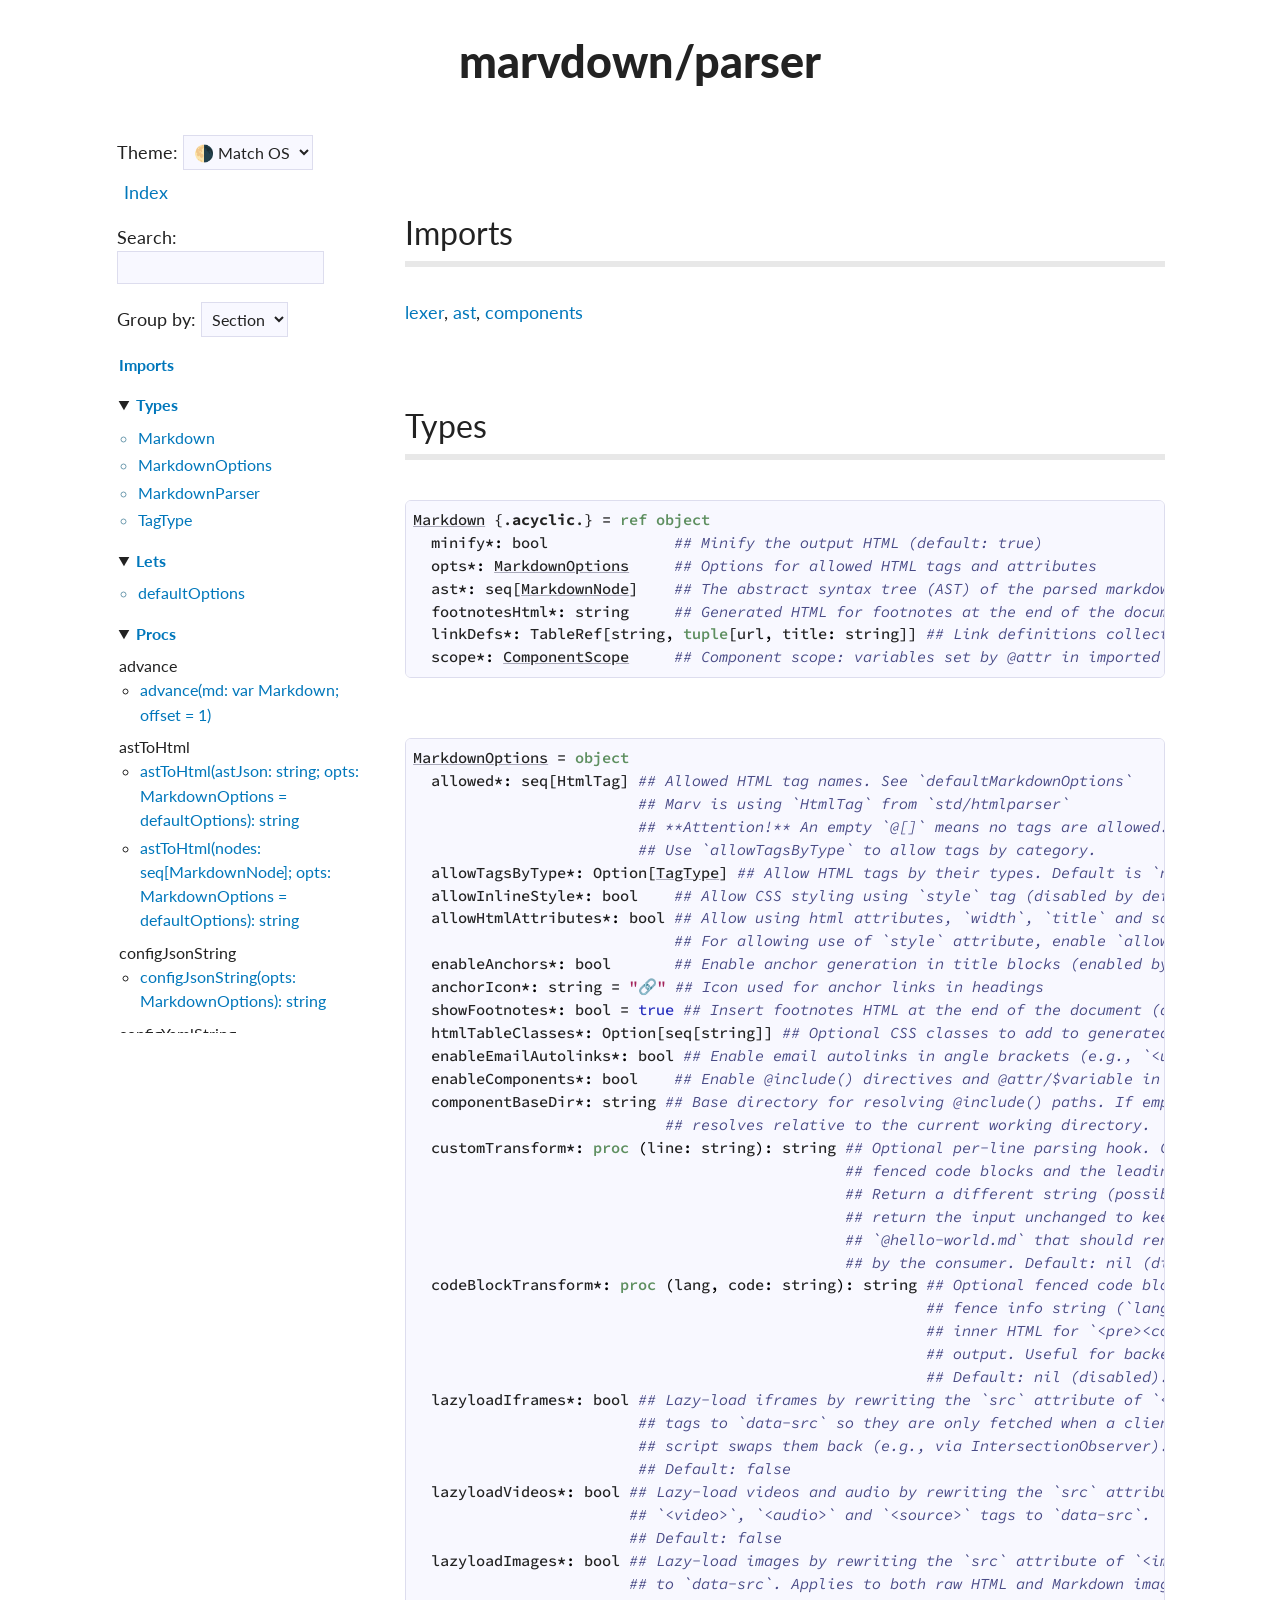
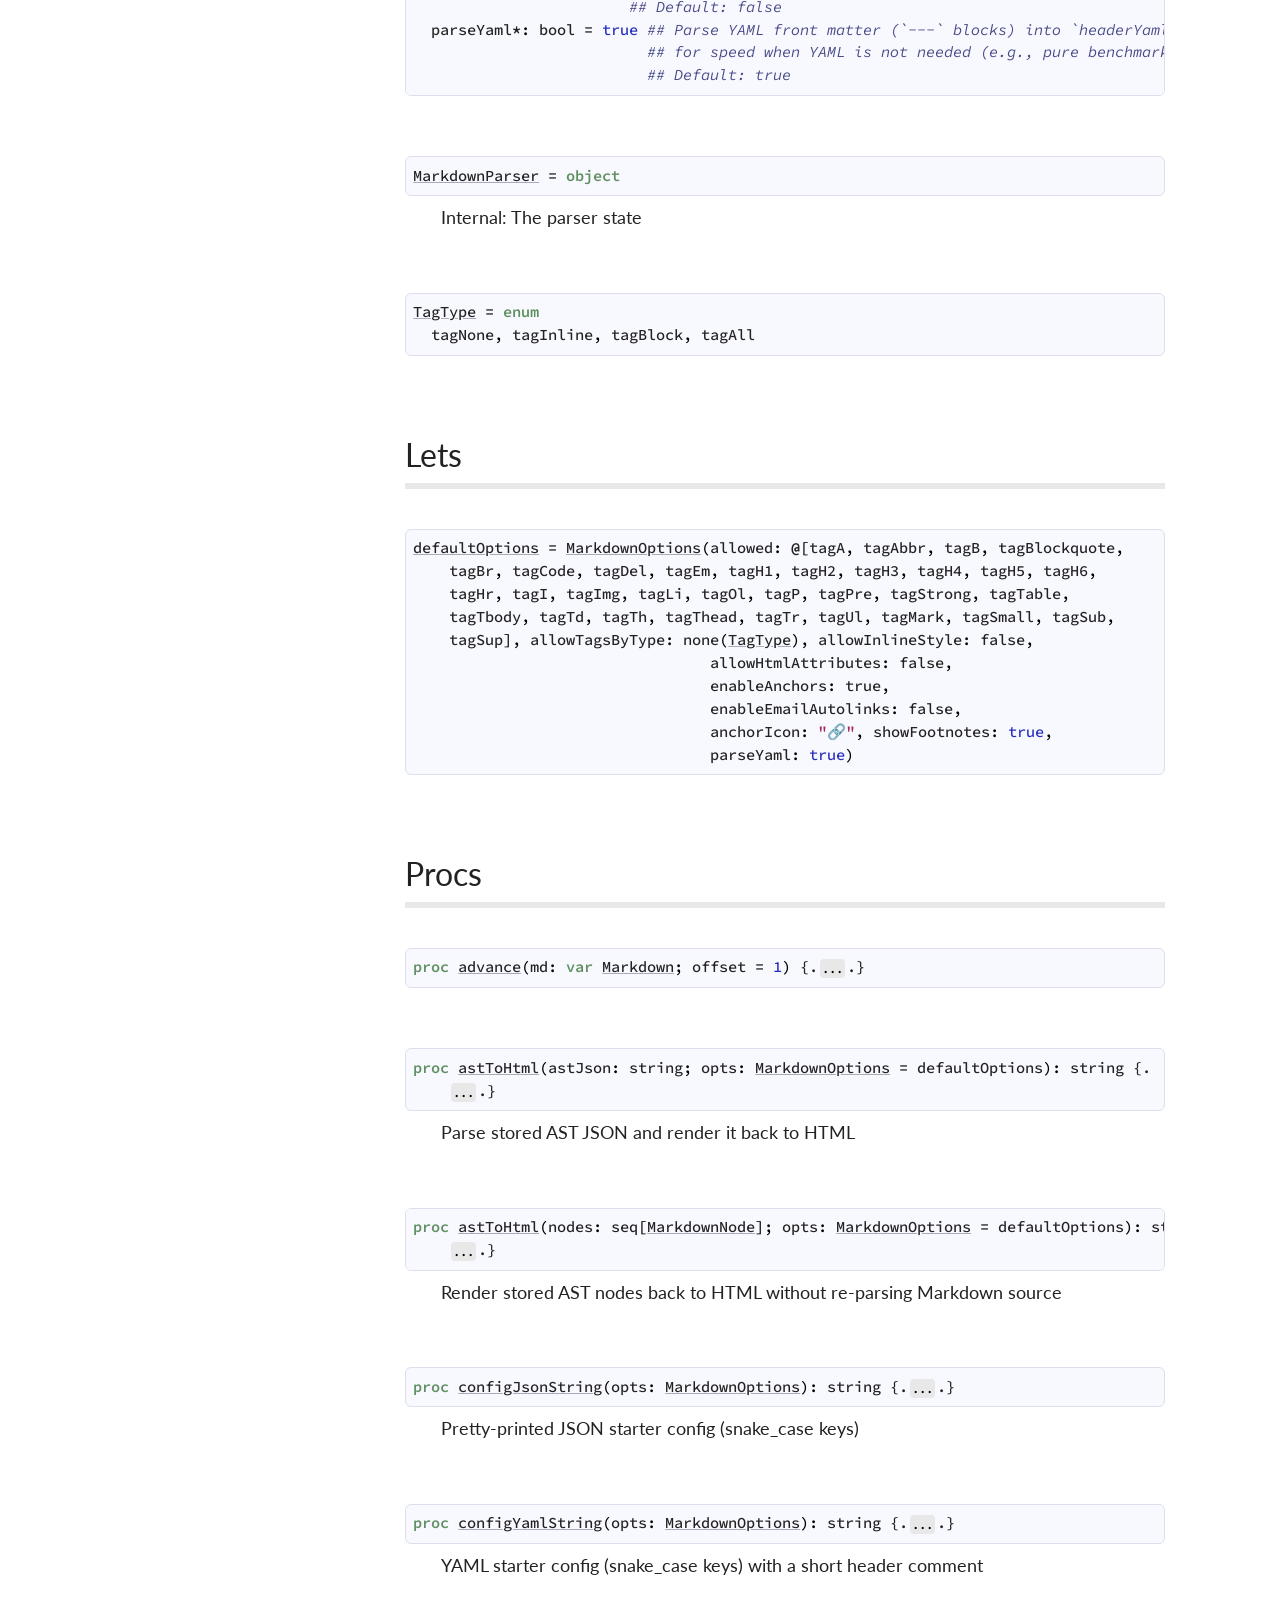
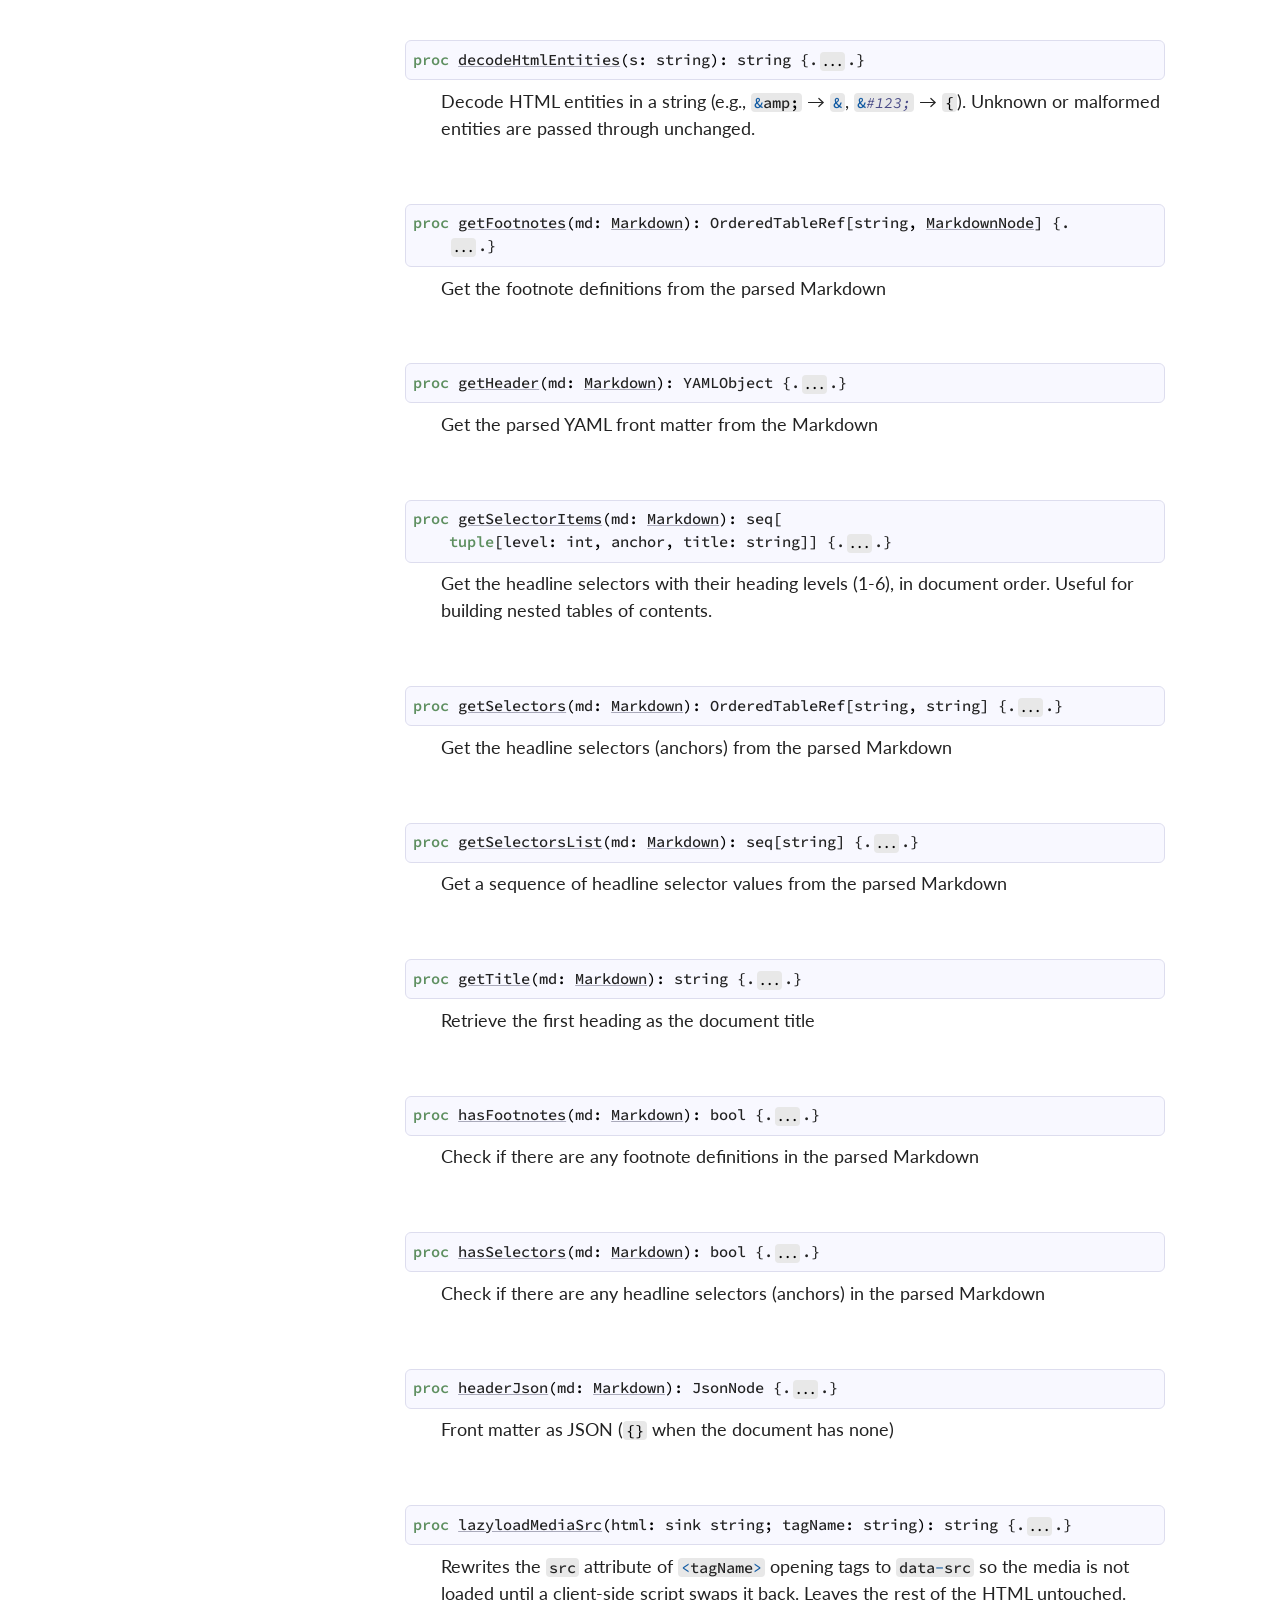
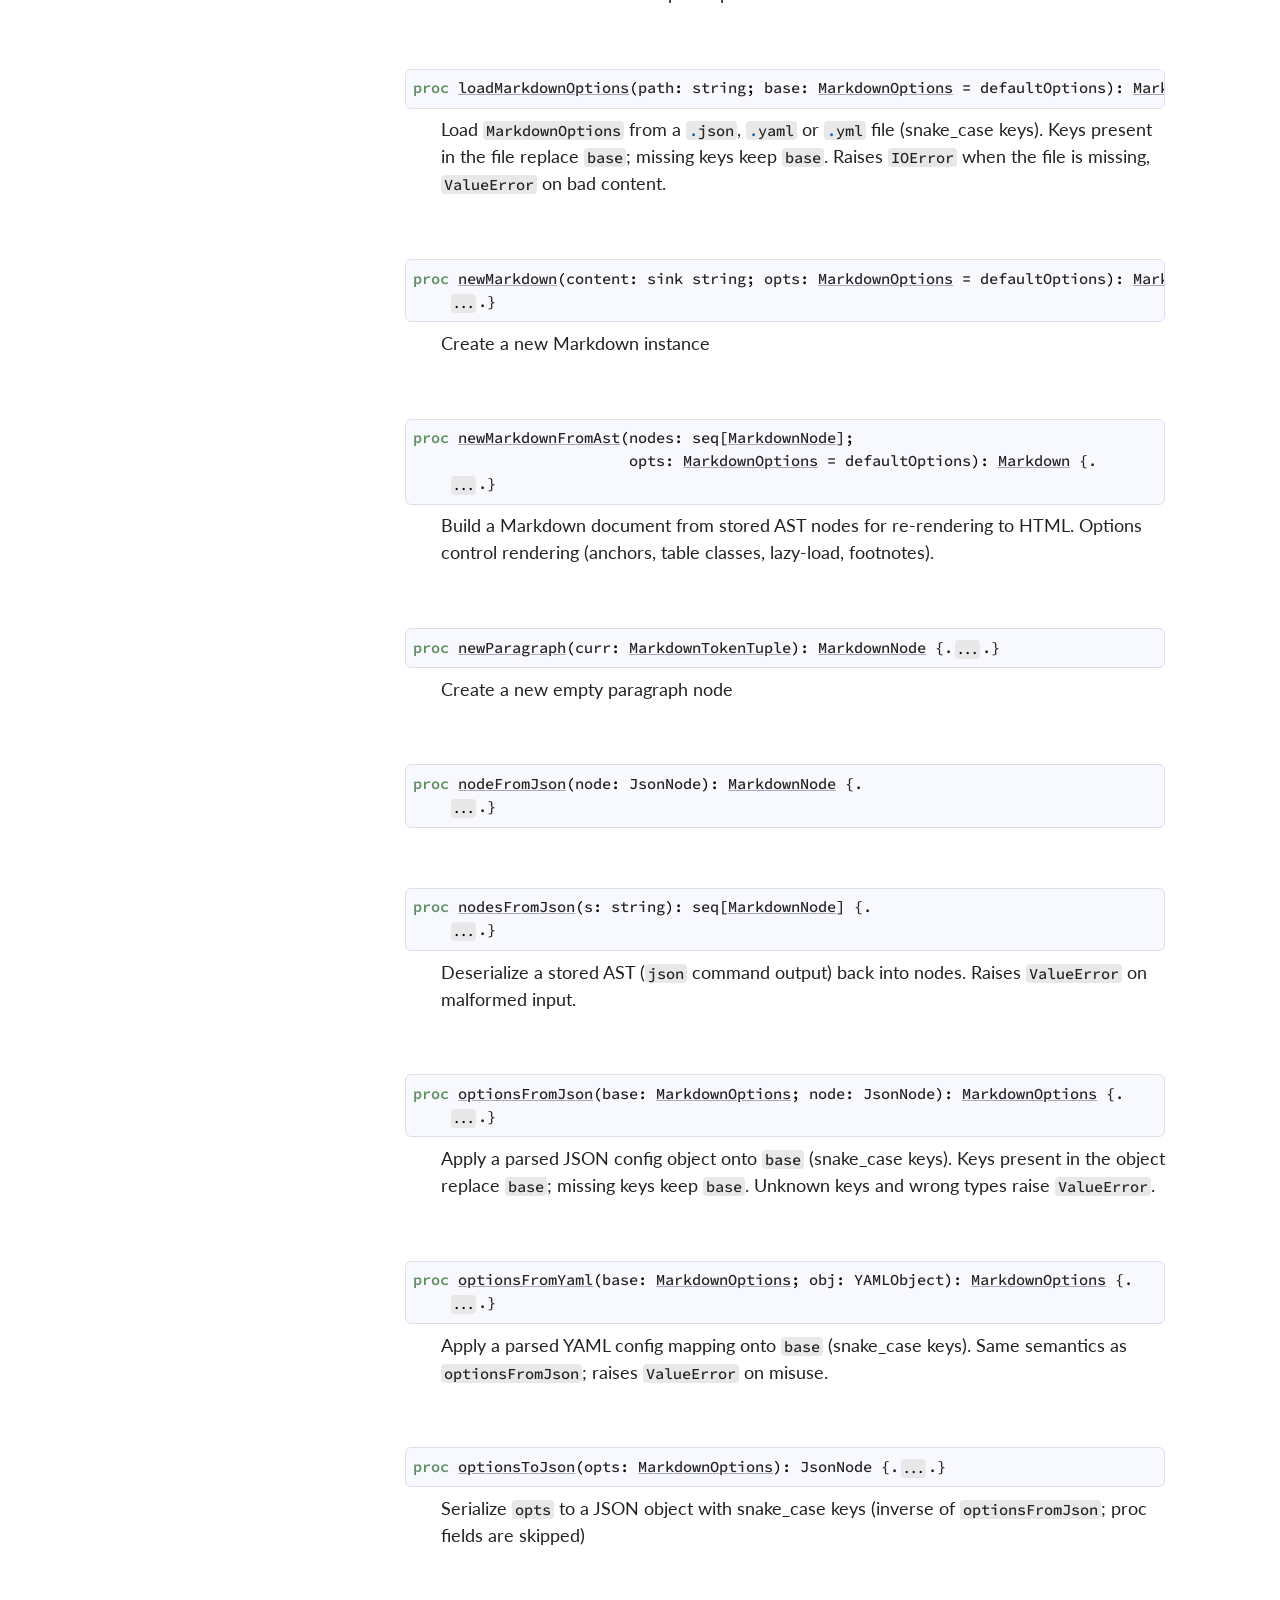
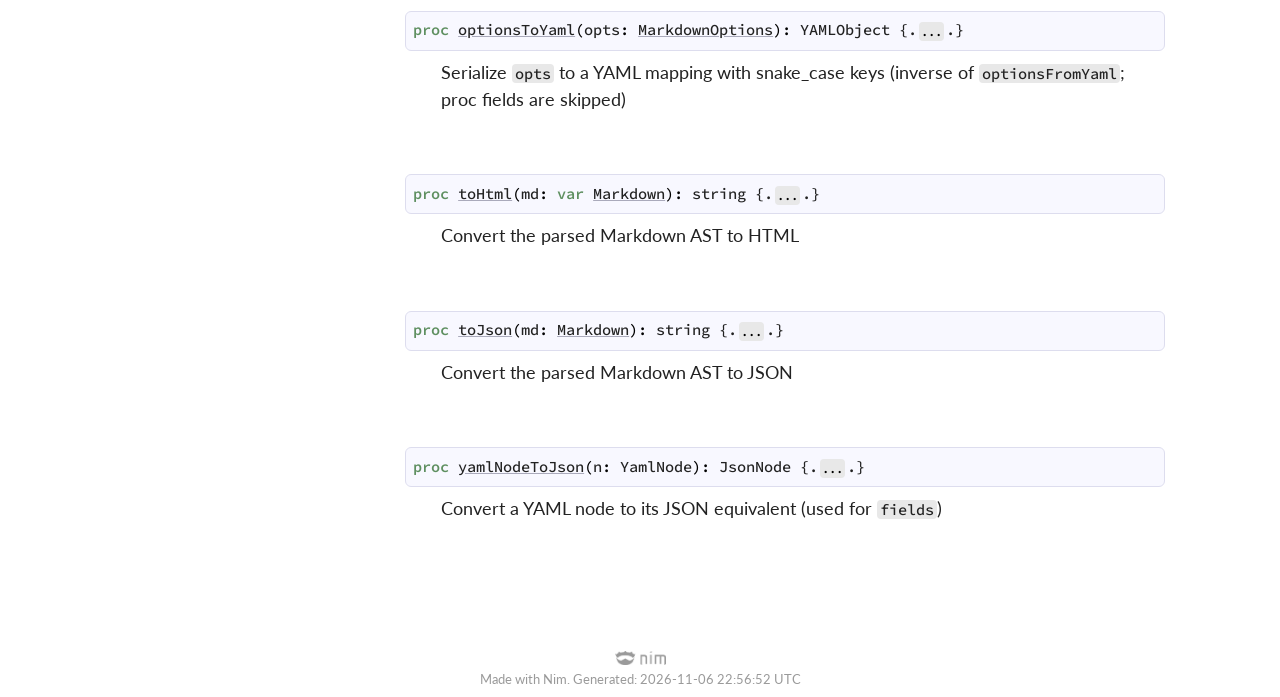
<file: marvdown/parser.html>
<?xml version="1.0" encoding="utf-8" ?>
<!DOCTYPE html PUBLIC "-//W3C//DTD XHTML 1.0 Transitional//EN" "https://www.w3.org/TR/xhtml1/DTD/xhtml1-transitional.dtd">
<!--  This file is generated by Nim. -->
<html xmlns="https://www.w3.org/1999/xhtml" xml:lang="en" lang="en" data-theme="auto">
<head>
<meta http-equiv="Content-Type" content="text/html; charset=utf-8" />
<meta name="viewport" content="width=device-width, initial-scale=1.0">
<title>marvdown/parser</title>

<!-- Google fonts -->
<link href='https://fonts.googleapis.com/css?family=Lato:400,600,900' rel='stylesheet' type='text/css'/>
<link href='https://fonts.googleapis.com/css?family=Source+Code+Pro:400,500,600' rel='stylesheet' type='text/css'/>

<!-- Favicon -->
<link rel="shortcut icon" href="[data-uri]"/>
<link rel="icon" type="image/png" sizes="32x32" href="[data-uri]">

<!-- CSS -->
<link rel="stylesheet" type="text/css" href="../nimdoc.out.css?v=2.4.0">

<!-- JS -->
<script type="text/javascript" src="../dochack.js?v=2.4.0"></script>
</head>
<body>
  <div class="document" id="documentId">
    <input type="checkbox" id="nav-toggle" hidden>
    <label for="nav-toggle" id="nav-burger">&#9776;</label>
    <label for="nav-toggle" id="nav-overlay"></label>
    <div class="container">
      <h1 class="title">marvdown/parser</h1>
      <div class="row">
  <div class="three columns">
    <div class="theme-select-wrapper">
  <label for="theme-select">Theme:&nbsp;</label>
  <select id="theme-select" onchange="setTheme(this.value)">
    <option value="auto">🌗 Match OS</option>
    <option value="dark">🌑 Dark</option>
    <option value="light">🌕 Light</option>
  </select>
</div>

    <div id="global-links">
  
  <ul class="simple">
  <li><a id="indexLink" href="../theindex.html">Index</a></li>
</ul>

</div>

      <div id="searchInputDiv">
  Search: <input type="search" id="searchInput" oninput="search()"/>
</div>

    <div class="search-groupby">
  Group by:
  <select onchange="groupBy(this.value)">
    <option value="section">Section</option>
    <option value="type">Type</option>
  </select>
</div>

    <ul class="simple simple-toc" id="toc-list">
  <li>
  <a class="reference reference-toplevel" href="#6" id="56">Imports</a>
</li>
<li>
  <details open>
    <summary><a class="reference reference-toplevel" href="#7" id="57">Types</a></summary>
    <ul class="simple simple-toc-section">
      <li><a class="reference" href="#Markdown" title="Markdown {.acyclic.} = ref object
  minify*: bool              ## Minify the output HTML (default: true)
  opts*: MarkdownOptions     ## Options for allowed HTML tags and attributes
  ast*: seq[MarkdownNode]    ## The abstract syntax tree (AST) of the parsed markdown document
  footnotesHtml*: string     ## Generated HTML for footnotes at the end of the document
  linkDefs*: TableRef[string, tuple[url, title: string]] ## Link definitions collected from the document (pre-scan)
  scope*: ComponentScope     ## Component scope: variables set by @attr in imported HTML">Markdown</a></li>
<li><a class="reference" href="#MarkdownOptions" title="MarkdownOptions = object
  allowed*: seq[HtmlTag] ## Allowed HTML tag names. See `defaultMarkdownOptions`
                         ## Marv is using `HtmlTag` from `std/htmlparser`
                         ## **Attention!** An empty `@[]` means no tags are allowed.
                         ## Use `allowTagsByType` to allow tags by category.
  allowTagsByType*: Option[TagType] ## Allow HTML tags by their types. Default is `none(TagType)`.
  allowInlineStyle*: bool    ## Allow CSS styling using `style` tag (disabled by default)
  allowHtmlAttributes*: bool ## Allow using html attributes, `width`, `title` and so on.
                             ## For allowing use of `style` attribute, enable `allowInlineStyle`.
  enableAnchors*: bool       ## Enable anchor generation in title blocks (enabled by default)
  anchorIcon*: string = &quot;🔗&quot; ## Icon used for anchor links in headings
  showFootnotes*: bool = true ## Insert footnotes HTML at the end of the document (default: true)
  htmlTableClasses*: Option[seq[string]] ## Optional CSS classes to add to generated HTML tables (e.g., `[&quot;table&quot;, &quot;table-striped&quot;]` for Bootstrap tables)
  enableEmailAutolinks*: bool ## Enable email autolinks in angle brackets (e.g., `&lt;user@example.com&gt;`)
  enableComponents*: bool    ## Enable @include() directives and @attr/$variable in imported HTML
  componentBaseDir*: string ## Base directory for resolving @include() paths. If empty,
                            ## resolves relative to the current working directory.
  customTransform*: proc (line: string): string ## Optional per-line parsing hook. Called for every body line (outside
                                                ## fenced code blocks and the leading YAML front matter) before lexing.
                                                ## Return a different string (possibly raw HTML) to replace the line;
                                                ## return the input unchanged to keep it. Useful for custom syntax like
                                                ## `@hello-world.md` that should render as rich HTML (e.g. a card) built
                                                ## by the consumer. Default: nil (disabled).
  codeBlockTransform*: proc (lang, code: string): string ## Optional fenced code block hook. Called at render time with the raw
                                                         ## fence info string (`lang`, may be &quot;&quot;) and the raw code. Return full
                                                         ## inner HTML for `&lt;pre&gt;&lt;code&gt;`; return &quot;&quot; to keep the default escaped
                                                         ## output. Useful for backend syntax highlighting (e.g. SweetSyntax).
                                                         ## Default: nil (disabled).
  lazyloadIframes*: bool ## Lazy-load iframes by rewriting the `src` attribute of `&lt;iframe&gt;`
                         ## tags to `data-src` so they are only fetched when a client-side
                         ## script swaps them back (e.g., via IntersectionObserver).
                         ## Default: false
  lazyloadVideos*: bool ## Lazy-load videos and audio by rewriting the `src` attribute of
                        ## `&lt;video&gt;`, `&lt;audio&gt;` and `&lt;source&gt;` tags to `data-src`.
                        ## Default: false
  lazyloadImages*: bool ## Lazy-load images by rewriting the `src` attribute of `&lt;img&gt;` tags
                        ## to `data-src`. Applies to both raw HTML and Markdown image syntax.
                        ## Default: false
  parseYaml*: bool = true ## Parse YAML front matter (`---` blocks) into `headerYaml`. Disable
                          ## for speed when YAML is not needed (e.g., pure benchmarking).
                          ## Default: true">MarkdownOptions</a></li>
<li><a class="reference" href="#MarkdownParser" title="MarkdownParser = object">MarkdownParser</a></li>
<li><a class="reference" href="#TagType" title="TagType = enum
  tagNone, tagInline, tagBlock, tagAll">TagType</a></li>

    </ul>
  </details>
</li>
<li>
  <details open>
    <summary><a class="reference reference-toplevel" href="#9" id="59">Lets</a></summary>
    <ul class="simple simple-toc-section">
      <li><a class="reference" href="#defaultOptions" title="defaultOptions = MarkdownOptions(allowed: @[tagA, tagAbbr, tagB, tagBlockquote,
    tagBr, tagCode, tagDel, tagEm, tagH1, tagH2, tagH3, tagH4, tagH5, tagH6,
    tagHr, tagI, tagImg, tagLi, tagOl, tagP, tagPre, tagStrong, tagTable,
    tagTbody, tagTd, tagTh, tagThead, tagTr, tagUl, tagMark, tagSmall, tagSub,
    tagSup], allowTagsByType: none(TagType), allowInlineStyle: false,
                                 allowHtmlAttributes: false,
                                 enableAnchors: true,
                                 enableEmailAutolinks: false,
                                 anchorIcon: &quot;🔗&quot;, showFootnotes: true,
                                 parseYaml: true)">defaultOptions</a></li>

    </ul>
  </details>
</li>
<li>
  <details open>
    <summary><a class="reference reference-toplevel" href="#12" id="62">Procs</a></summary>
    <ul class="simple simple-toc-section">
      <ul class="simple nested-toc-section">advance
  <li><a class="reference" href="#advance%2CMarkdown%2Cint" title="advance(md: var Markdown; offset = 1)">advance(md: var Markdown; offset = 1)</a></li>

</ul>
<ul class="simple nested-toc-section">astToHtml
  <li><a class="reference" href="#astToHtml%2Cstring%2CMarkdownOptions" title="astToHtml(astJson: string; opts: MarkdownOptions = defaultOptions): string">astToHtml(astJson: string; opts: MarkdownOptions = defaultOptions): string</a></li>
<li><a class="reference" href="#astToHtml%2Cseq%5BMarkdownNode%5D%2CMarkdownOptions" title="astToHtml(nodes: seq[MarkdownNode]; opts: MarkdownOptions = defaultOptions): string">astToHtml(nodes: seq[MarkdownNode]; opts: MarkdownOptions = defaultOptions): string</a></li>

</ul>
<ul class="simple nested-toc-section">configJsonString
  <li><a class="reference" href="#configJsonString%2CMarkdownOptions" title="configJsonString(opts: MarkdownOptions): string">configJsonString(opts: MarkdownOptions): string</a></li>

</ul>
<ul class="simple nested-toc-section">configYamlString
  <li><a class="reference" href="#configYamlString%2CMarkdownOptions" title="configYamlString(opts: MarkdownOptions): string">configYamlString(opts: MarkdownOptions): string</a></li>

</ul>
<ul class="simple nested-toc-section">decodeHtmlEntities
  <li><a class="reference" href="#decodeHtmlEntities%2Cstring" title="decodeHtmlEntities(s: string): string">decodeHtmlEntities(s: string): string</a></li>

</ul>
<ul class="simple nested-toc-section">getFootnotes
  <li><a class="reference" href="#getFootnotes%2CMarkdown" title="getFootnotes(md: Markdown): OrderedTableRef[string, MarkdownNode]">getFootnotes(md: Markdown): OrderedTableRef[string, MarkdownNode]</a></li>

</ul>
<ul class="simple nested-toc-section">getHeader
  <li><a class="reference" href="#getHeader%2CMarkdown" title="getHeader(md: Markdown): YAMLObject">getHeader(md: Markdown): YAMLObject</a></li>

</ul>
<ul class="simple nested-toc-section">getSelectorItems
  <li><a class="reference" href="#getSelectorItems%2CMarkdown" title="getSelectorItems(md: Markdown): seq[tuple[level: int, anchor, title: string]]">getSelectorItems(md: Markdown): seq[tuple[level: int, anchor, title: string]]</a></li>

</ul>
<ul class="simple nested-toc-section">getSelectors
  <li><a class="reference" href="#getSelectors%2CMarkdown" title="getSelectors(md: Markdown): OrderedTableRef[string, string]">getSelectors(md: Markdown): OrderedTableRef[string, string]</a></li>

</ul>
<ul class="simple nested-toc-section">getSelectorsList
  <li><a class="reference" href="#getSelectorsList%2CMarkdown" title="getSelectorsList(md: Markdown): seq[string]">getSelectorsList(md: Markdown): seq[string]</a></li>

</ul>
<ul class="simple nested-toc-section">getTitle
  <li><a class="reference" href="#getTitle%2CMarkdown" title="getTitle(md: Markdown): string">getTitle(md: Markdown): string</a></li>

</ul>
<ul class="simple nested-toc-section">hasFootnotes
  <li><a class="reference" href="#hasFootnotes%2CMarkdown" title="hasFootnotes(md: Markdown): bool">hasFootnotes(md: Markdown): bool</a></li>

</ul>
<ul class="simple nested-toc-section">hasSelectors
  <li><a class="reference" href="#hasSelectors%2CMarkdown" title="hasSelectors(md: Markdown): bool">hasSelectors(md: Markdown): bool</a></li>

</ul>
<ul class="simple nested-toc-section">headerJson
  <li><a class="reference" href="#headerJson%2CMarkdown" title="headerJson(md: Markdown): JsonNode">headerJson(md: Markdown): JsonNode</a></li>

</ul>
<ul class="simple nested-toc-section">lazyloadMediaSrc
  <li><a class="reference" href="#lazyloadMediaSrc%2Csinkstring%2Cstring" title="lazyloadMediaSrc(html: sink string; tagName: string): string">lazyloadMediaSrc(html: sink string; tagName: string): string</a></li>

</ul>
<ul class="simple nested-toc-section">loadMarkdownOptions
  <li><a class="reference" href="#loadMarkdownOptions%2Cstring%2CMarkdownOptions" title="loadMarkdownOptions(path: string; base: MarkdownOptions = defaultOptions): MarkdownOptions">loadMarkdownOptions(path: string; base: MarkdownOptions = defaultOptions): MarkdownOptions</a></li>

</ul>
<ul class="simple nested-toc-section">newMarkdown
  <li><a class="reference" href="#newMarkdown%2Csinkstring%2CMarkdownOptions" title="newMarkdown(content: sink string; opts: MarkdownOptions = defaultOptions): Markdown">newMarkdown(content: sink string; opts: MarkdownOptions = defaultOptions): Markdown</a></li>

</ul>
<ul class="simple nested-toc-section">newMarkdownFromAst
  <li><a class="reference" href="#newMarkdownFromAst%2Cseq%5BMarkdownNode%5D%2CMarkdownOptions" title="newMarkdownFromAst(nodes: seq[MarkdownNode];
                   opts: MarkdownOptions = defaultOptions): Markdown">newMarkdownFromAst(nodes: seq[MarkdownNode];
                   opts: MarkdownOptions = defaultOptions): Markdown</a></li>

</ul>
<ul class="simple nested-toc-section">newParagraph
  <li><a class="reference" href="#newParagraph%2CMarkdownTokenTuple" title="newParagraph(curr: MarkdownTokenTuple): MarkdownNode">newParagraph(curr: MarkdownTokenTuple): MarkdownNode</a></li>

</ul>
<ul class="simple nested-toc-section">nodeFromJson
  <li><a class="reference" href="#nodeFromJson%2CJsonNode" title="nodeFromJson(node: JsonNode): MarkdownNode">nodeFromJson(node: JsonNode): MarkdownNode</a></li>

</ul>
<ul class="simple nested-toc-section">nodesFromJson
  <li><a class="reference" href="#nodesFromJson%2Cstring" title="nodesFromJson(s: string): seq[MarkdownNode]">nodesFromJson(s: string): seq[MarkdownNode]</a></li>

</ul>
<ul class="simple nested-toc-section">optionsFromJson
  <li><a class="reference" href="#optionsFromJson%2CMarkdownOptions%2CJsonNode" title="optionsFromJson(base: MarkdownOptions; node: JsonNode): MarkdownOptions">optionsFromJson(base: MarkdownOptions; node: JsonNode): MarkdownOptions</a></li>

</ul>
<ul class="simple nested-toc-section">optionsFromYaml
  <li><a class="reference" href="#optionsFromYaml%2CMarkdownOptions%2CYAMLObject" title="optionsFromYaml(base: MarkdownOptions; obj: YAMLObject): MarkdownOptions">optionsFromYaml(base: MarkdownOptions; obj: YAMLObject): MarkdownOptions</a></li>

</ul>
<ul class="simple nested-toc-section">optionsToJson
  <li><a class="reference" href="#optionsToJson%2CMarkdownOptions" title="optionsToJson(opts: MarkdownOptions): JsonNode">optionsToJson(opts: MarkdownOptions): JsonNode</a></li>

</ul>
<ul class="simple nested-toc-section">optionsToYaml
  <li><a class="reference" href="#optionsToYaml%2CMarkdownOptions" title="optionsToYaml(opts: MarkdownOptions): YAMLObject">optionsToYaml(opts: MarkdownOptions): YAMLObject</a></li>

</ul>
<ul class="simple nested-toc-section">toHtml
  <li><a class="reference" href="#toHtml%2CMarkdown" title="toHtml(md: var Markdown): string">toHtml(md: var Markdown): string</a></li>

</ul>
<ul class="simple nested-toc-section">toJson
  <li><a class="reference" href="#toJson%2CMarkdown" title="toJson(md: Markdown): string">toJson(md: Markdown): string</a></li>

</ul>
<ul class="simple nested-toc-section">yamlNodeToJson
  <li><a class="reference" href="#yamlNodeToJson%2CYamlNode" title="yamlNodeToJson(n: YamlNode): JsonNode">yamlNodeToJson(n: YamlNode): JsonNode</a></li>

</ul>

    </ul>
  </details>
</li>

</ul>

  </div>
  <div class="nine columns" id="content">
    
    <div id="tocRoot"></div>
    
    <p class="module-desc"></p>
    <div class="section" id="6">
  <h1><a class="toc-backref" href="#6">Imports</a></h1>
  <dl class="item">
    <a class="reference external" href="lexer.html">lexer</a>, <a class="reference external" href="ast.html">ast</a>, <a class="reference external" href="components.html">components</a>
  </dl>
</div>
<div class="section" id="7">
  <h1><a class="toc-backref" href="#7">Types</a></h1>
  <dl class="item">
    <div id="Markdown">
  <dt><pre><a href="#Markdown"><span class="Identifier">Markdown</span></a> {.<span class="Identifier">acyclic</span>.} <span class="Other">=</span> <span class="Keyword">ref</span> <span class="Keyword">object</span>
  <span class="Identifier">minify</span><span class="Operator">*</span><span class="Other">:</span> <span class="Identifier">bool</span>              <span class="Comment">## Minify the output HTML (default: true)</span>
  <span class="Identifier">opts</span><span class="Operator">*</span><span class="Other">:</span> <a href="#MarkdownOptions"><span class="Identifier">MarkdownOptions</span></a>     <span class="Comment">## Options for allowed HTML tags and attributes</span>
  <span class="Identifier">ast</span><span class="Operator">*</span><span class="Other">:</span> <span class="Identifier">seq</span><span class="Other">[</span><a href="ast.html#MarkdownNode"><span class="Identifier">MarkdownNode</span></a><span class="Other">]</span>    <span class="Comment">## The abstract syntax tree (AST) of the parsed markdown document</span>
  <span class="Identifier">footnotesHtml</span><span class="Operator">*</span><span class="Other">:</span> <span class="Identifier">string</span>     <span class="Comment">## Generated HTML for footnotes at the end of the document</span>
  <span class="Identifier">linkDefs</span><span class="Operator">*</span><span class="Other">:</span> <span class="Identifier">TableRef</span><span class="Other">[</span><span class="Identifier">string</span><span class="Other">,</span> <span class="Keyword">tuple</span><span class="Other">[</span><span class="Identifier">url</span><span class="Other">,</span> <span class="Identifier">title</span><span class="Other">:</span> <span class="Identifier">string</span><span class="Other">]</span><span class="Other">]</span> <span class="Comment">## Link definitions collected from the document (pre-scan)</span>
  <span class="Identifier">scope</span><span class="Operator">*</span><span class="Other">:</span> <a href="components.html#ComponentScope"><span class="Identifier">ComponentScope</span></a>     <span class="Comment">## Component scope: variables set by @attr in imported HTML</span></pre></dt>
  <dd>
    
    
    
  </dd>
</div>
<div id="MarkdownOptions">
  <dt><pre><a href="#MarkdownOptions"><span class="Identifier">MarkdownOptions</span></a> <span class="Other">=</span> <span class="Keyword">object</span>
  <span class="Identifier">allowed</span><span class="Operator">*</span><span class="Other">:</span> <span class="Identifier">seq</span><span class="Other">[</span><span class="Identifier">HtmlTag</span><span class="Other">]</span> <span class="Comment">## Allowed HTML tag names. See `defaultMarkdownOptions`</span>
                         <span class="Comment">## Marv is using `HtmlTag` from `std/htmlparser`</span>
                         <span class="Comment">## **Attention!** An empty `@[]` means no tags are allowed.</span>
                         <span class="Comment">## Use `allowTagsByType` to allow tags by category.</span>
  <span class="Identifier">allowTagsByType</span><span class="Operator">*</span><span class="Other">:</span> <span class="Identifier">Option</span><span class="Other">[</span><a href="#TagType"><span class="Identifier">TagType</span></a><span class="Other">]</span> <span class="Comment">## Allow HTML tags by their types. Default is `none(TagType)`.</span>
  <span class="Identifier">allowInlineStyle</span><span class="Operator">*</span><span class="Other">:</span> <span class="Identifier">bool</span>    <span class="Comment">## Allow CSS styling using `style` tag (disabled by default)</span>
  <span class="Identifier">allowHtmlAttributes</span><span class="Operator">*</span><span class="Other">:</span> <span class="Identifier">bool</span> <span class="Comment">## Allow using html attributes, `width`, `title` and so on.</span>
                             <span class="Comment">## For allowing use of `style` attribute, enable `allowInlineStyle`.</span>
  <span class="Identifier">enableAnchors</span><span class="Operator">*</span><span class="Other">:</span> <span class="Identifier">bool</span>       <span class="Comment">## Enable anchor generation in title blocks (enabled by default)</span>
  <span class="Identifier">anchorIcon</span><span class="Operator">*</span><span class="Other">:</span> <span class="Identifier">string</span> <span class="Other">=</span> <span class="StringLit">&quot;🔗&quot;</span> <span class="Comment">## Icon used for anchor links in headings</span>
  <span class="Identifier">showFootnotes</span><span class="Operator">*</span><span class="Other">:</span> <span class="Identifier">bool</span> <span class="Other">=</span> <span class="DecNumber">true</span> <span class="Comment">## Insert footnotes HTML at the end of the document (default: true)</span>
  <span class="Identifier">htmlTableClasses</span><span class="Operator">*</span><span class="Other">:</span> <span class="Identifier">Option</span><span class="Other">[</span><span class="Identifier">seq</span><span class="Other">[</span><span class="Identifier">string</span><span class="Other">]</span><span class="Other">]</span> <span class="Comment">## Optional CSS classes to add to generated HTML tables (e.g., `[&quot;table&quot;, &quot;table-striped&quot;]` for Bootstrap tables)</span>
  <span class="Identifier">enableEmailAutolinks</span><span class="Operator">*</span><span class="Other">:</span> <span class="Identifier">bool</span> <span class="Comment">## Enable email autolinks in angle brackets (e.g., `&lt;user@example.com&gt;`)</span>
  <span class="Identifier">enableComponents</span><span class="Operator">*</span><span class="Other">:</span> <span class="Identifier">bool</span>    <span class="Comment">## Enable @include() directives and @attr/$variable in imported HTML</span>
  <span class="Identifier">componentBaseDir</span><span class="Operator">*</span><span class="Other">:</span> <span class="Identifier">string</span> <span class="Comment">## Base directory for resolving @include() paths. If empty,</span>
                            <span class="Comment">## resolves relative to the current working directory.</span>
  <span class="Identifier">customTransform</span><span class="Operator">*</span><span class="Other">:</span> <span class="Keyword">proc</span> <span class="Other">(</span><span class="Identifier">line</span><span class="Other">:</span> <span class="Identifier">string</span><span class="Other">)</span><span class="Other">:</span> <span class="Identifier">string</span> <span class="Comment">## Optional per-line parsing hook. Called for every body line (outside</span>
                                                <span class="Comment">## fenced code blocks and the leading YAML front matter) before lexing.</span>
                                                <span class="Comment">## Return a different string (possibly raw HTML) to replace the line;</span>
                                                <span class="Comment">## return the input unchanged to keep it. Useful for custom syntax like</span>
                                                <span class="Comment">## `@hello-world.md` that should render as rich HTML (e.g. a card) built</span>
                                                <span class="Comment">## by the consumer. Default: nil (disabled).</span>
  <span class="Identifier">codeBlockTransform</span><span class="Operator">*</span><span class="Other">:</span> <span class="Keyword">proc</span> <span class="Other">(</span><span class="Identifier">lang</span><span class="Other">,</span> <span class="Identifier">code</span><span class="Other">:</span> <span class="Identifier">string</span><span class="Other">)</span><span class="Other">:</span> <span class="Identifier">string</span> <span class="Comment">## Optional fenced code block hook. Called at render time with the raw</span>
                                                         <span class="Comment">## fence info string (`lang`, may be &quot;&quot;) and the raw code. Return full</span>
                                                         <span class="Comment">## inner HTML for `&lt;pre&gt;&lt;code&gt;`; return &quot;&quot; to keep the default escaped</span>
                                                         <span class="Comment">## output. Useful for backend syntax highlighting (e.g. SweetSyntax).</span>
                                                         <span class="Comment">## Default: nil (disabled).</span>
  <span class="Identifier">lazyloadIframes</span><span class="Operator">*</span><span class="Other">:</span> <span class="Identifier">bool</span> <span class="Comment">## Lazy-load iframes by rewriting the `src` attribute of `&lt;iframe&gt;`</span>
                         <span class="Comment">## tags to `data-src` so they are only fetched when a client-side</span>
                         <span class="Comment">## script swaps them back (e.g., via IntersectionObserver).</span>
                         <span class="Comment">## Default: false</span>
  <span class="Identifier">lazyloadVideos</span><span class="Operator">*</span><span class="Other">:</span> <span class="Identifier">bool</span> <span class="Comment">## Lazy-load videos and audio by rewriting the `src` attribute of</span>
                        <span class="Comment">## `&lt;video&gt;`, `&lt;audio&gt;` and `&lt;source&gt;` tags to `data-src`.</span>
                        <span class="Comment">## Default: false</span>
  <span class="Identifier">lazyloadImages</span><span class="Operator">*</span><span class="Other">:</span> <span class="Identifier">bool</span> <span class="Comment">## Lazy-load images by rewriting the `src` attribute of `&lt;img&gt;` tags</span>
                        <span class="Comment">## to `data-src`. Applies to both raw HTML and Markdown image syntax.</span>
                        <span class="Comment">## Default: false</span>
  <span class="Identifier">parseYaml</span><span class="Operator">*</span><span class="Other">:</span> <span class="Identifier">bool</span> <span class="Other">=</span> <span class="DecNumber">true</span> <span class="Comment">## Parse YAML front matter (`---` blocks) into `headerYaml`. Disable</span>
                          <span class="Comment">## for speed when YAML is not needed (e.g., pure benchmarking).</span>
                          <span class="Comment">## Default: true</span></pre></dt>
  <dd>
    
    
    
  </dd>
</div>
<div id="MarkdownParser">
  <dt><pre><a href="#MarkdownParser"><span class="Identifier">MarkdownParser</span></a> <span class="Other">=</span> <span class="Keyword">object</span></pre></dt>
  <dd>
    
    Internal: The parser state
    
  </dd>
</div>
<div id="TagType">
  <dt><pre><a href="#TagType"><span class="Identifier">TagType</span></a> <span class="Other">=</span> <span class="Keyword">enum</span>
  <span class="Identifier">tagNone</span><span class="Other">,</span> <span class="Identifier">tagInline</span><span class="Other">,</span> <span class="Identifier">tagBlock</span><span class="Other">,</span> <span class="Identifier">tagAll</span></pre></dt>
  <dd>
    
    
    
  </dd>
</div>

  </dl>
</div>
<div class="section" id="9">
  <h1><a class="toc-backref" href="#9">Lets</a></h1>
  <dl class="item">
    <div id="defaultOptions">
  <dt><pre><a href="#defaultOptions"><span class="Identifier">defaultOptions</span></a> <span class="Other">=</span> <a href="#MarkdownOptions"><span class="Identifier">MarkdownOptions</span></a><span class="Other">(</span><span class="Identifier">allowed</span><span class="Other">:</span> <span class="Operator">@</span><span class="Other">[</span><span class="Identifier">tagA</span><span class="Other">,</span> <span class="Identifier">tagAbbr</span><span class="Other">,</span> <span class="Identifier">tagB</span><span class="Other">,</span> <span class="Identifier">tagBlockquote</span><span class="Other">,</span>
    <span class="Identifier">tagBr</span><span class="Other">,</span> <span class="Identifier">tagCode</span><span class="Other">,</span> <span class="Identifier">tagDel</span><span class="Other">,</span> <span class="Identifier">tagEm</span><span class="Other">,</span> <span class="Identifier">tagH1</span><span class="Other">,</span> <span class="Identifier">tagH2</span><span class="Other">,</span> <span class="Identifier">tagH3</span><span class="Other">,</span> <span class="Identifier">tagH4</span><span class="Other">,</span> <span class="Identifier">tagH5</span><span class="Other">,</span> <span class="Identifier">tagH6</span><span class="Other">,</span>
    <span class="Identifier">tagHr</span><span class="Other">,</span> <span class="Identifier">tagI</span><span class="Other">,</span> <span class="Identifier">tagImg</span><span class="Other">,</span> <span class="Identifier">tagLi</span><span class="Other">,</span> <span class="Identifier">tagOl</span><span class="Other">,</span> <span class="Identifier">tagP</span><span class="Other">,</span> <span class="Identifier">tagPre</span><span class="Other">,</span> <span class="Identifier">tagStrong</span><span class="Other">,</span> <span class="Identifier">tagTable</span><span class="Other">,</span>
    <span class="Identifier">tagTbody</span><span class="Other">,</span> <span class="Identifier">tagTd</span><span class="Other">,</span> <span class="Identifier">tagTh</span><span class="Other">,</span> <span class="Identifier">tagThead</span><span class="Other">,</span> <span class="Identifier">tagTr</span><span class="Other">,</span> <span class="Identifier">tagUl</span><span class="Other">,</span> <span class="Identifier">tagMark</span><span class="Other">,</span> <span class="Identifier">tagSmall</span><span class="Other">,</span> <span class="Identifier">tagSub</span><span class="Other">,</span>
    <span class="Identifier">tagSup</span><span class="Other">]</span><span class="Other">,</span> <span class="Identifier">allowTagsByType</span><span class="Other">:</span> <span class="Identifier">none</span><span class="Other">(</span><a href="#TagType"><span class="Identifier">TagType</span></a><span class="Other">)</span><span class="Other">,</span> <span class="Identifier">allowInlineStyle</span><span class="Other">:</span> <span class="Identifier">false</span><span class="Other">,</span>
                                 <span class="Identifier">allowHtmlAttributes</span><span class="Other">:</span> <span class="Identifier">false</span><span class="Other">,</span>
                                 <span class="Identifier">enableAnchors</span><span class="Other">:</span> <span class="Identifier">true</span><span class="Other">,</span>
                                 <span class="Identifier">enableEmailAutolinks</span><span class="Other">:</span> <span class="Identifier">false</span><span class="Other">,</span>
                                 <span class="Identifier">anchorIcon</span><span class="Other">:</span> <span class="StringLit">&quot;🔗&quot;</span><span class="Other">,</span> <span class="Identifier">showFootnotes</span><span class="Other">:</span> <span class="DecNumber">true</span><span class="Other">,</span>
                                 <span class="Identifier">parseYaml</span><span class="Other">:</span> <span class="DecNumber">true</span><span class="Other">)</span></pre></dt>
  <dd>
    
    
    
  </dd>
</div>

  </dl>
</div>
<div class="section" id="12">
  <h1><a class="toc-backref" href="#12">Procs</a></h1>
  <dl class="item">
    <div id="advance-procs-all">
  <div id="advance,Markdown,int">
  <dt><pre><span class="Keyword">proc</span> <a href="#advance%2CMarkdown%2Cint"><span class="Identifier">advance</span></a><span class="Other">(</span><span class="Identifier">md</span><span class="Other">:</span> <span class="Keyword">var</span> <a href="#Markdown"><span class="Identifier">Markdown</span></a><span class="Other">;</span> <span class="Identifier">offset</span> <span class="Other">=</span> <span class="DecNumber">1</span><span class="Other">)</span> {.<span><span class="Other pragmadots">...</span></span><span class="pragmawrap"><span class="Identifier">raises</span><span class="Other">:</span> <span class="Other">[</span><span class="Other">]</span><span class="Other">,</span> <span class="Identifier">tags</span><span class="Other">:</span> <span class="Other">[</span><span class="Other">]</span><span class="Other">,</span> <span class="Identifier">forbids</span><span class="Other">:</span> <span class="Other">[</span><span class="Other">]</span></span>.}</pre></dt>
  <dd>
    
    
    
  </dd>
</div>

</div>
<div id="astToHtml-procs-all">
  <div id="astToHtml,string,MarkdownOptions">
  <dt><pre><span class="Keyword">proc</span> <a href="#astToHtml%2Cstring%2CMarkdownOptions"><span class="Identifier">astToHtml</span></a><span class="Other">(</span><span class="Identifier">astJson</span><span class="Other">:</span> <span class="Identifier">string</span><span class="Other">;</span> <span class="Identifier">opts</span><span class="Other">:</span> <a href="#MarkdownOptions"><span class="Identifier">MarkdownOptions</span></a> <span class="Other">=</span> <span class="Identifier">defaultOptions</span><span class="Other">)</span><span class="Other">:</span> <span class="Identifier">string</span> {.
    <span><span class="Other pragmadots">...</span></span><span class="pragmawrap"><span class="Identifier">raises</span><span class="Other">:</span> <span class="Other">[</span><span class="Identifier">Exception</span><span class="Other">,</span> <span class="Identifier">IOError</span><span class="Other">,</span> <span class="Identifier">OSError</span><span class="Other">,</span> <span class="Identifier">ValueError</span><span class="Other">,</span> <span class="Identifier">KeyError</span><span class="Other">]</span><span class="Other">,</span>
    <span class="Identifier">tags</span><span class="Other">:</span> <span class="Other">[</span><span class="Identifier">RootEffect</span><span class="Other">,</span> <span class="Identifier">ReadIOEffect</span><span class="Other">,</span> <span class="Identifier">WriteIOEffect</span><span class="Other">]</span><span class="Other">,</span> <span class="Identifier">forbids</span><span class="Other">:</span> <span class="Other">[</span><span class="Other">]</span></span>.}</pre></dt>
  <dd>
    
    Parse stored AST JSON and render it back to HTML
    
  </dd>
</div>
<div id="astToHtml,seq[MarkdownNode],MarkdownOptions">
  <dt><pre><span class="Keyword">proc</span> <a href="#astToHtml%2Cseq%5BMarkdownNode%5D%2CMarkdownOptions"><span class="Identifier">astToHtml</span></a><span class="Other">(</span><span class="Identifier">nodes</span><span class="Other">:</span> <span class="Identifier">seq</span><span class="Other">[</span><a href="ast.html#MarkdownNode"><span class="Identifier">MarkdownNode</span></a><span class="Other">]</span><span class="Other">;</span> <span class="Identifier">opts</span><span class="Other">:</span> <a href="#MarkdownOptions"><span class="Identifier">MarkdownOptions</span></a> <span class="Other">=</span> <span class="Identifier">defaultOptions</span><span class="Other">)</span><span class="Other">:</span> <span class="Identifier">string</span> {.
    <span><span class="Other pragmadots">...</span></span><span class="pragmawrap"><span class="Identifier">raises</span><span class="Other">:</span> <span class="Other">[</span><span class="Identifier">Exception</span><span class="Other">]</span><span class="Other">,</span> <span class="Identifier">tags</span><span class="Other">:</span> <span class="Other">[</span><span class="Identifier">RootEffect</span><span class="Other">]</span><span class="Other">,</span> <span class="Identifier">forbids</span><span class="Other">:</span> <span class="Other">[</span><span class="Other">]</span></span>.}</pre></dt>
  <dd>
    
    Render stored AST nodes back to HTML without re-parsing Markdown source
    
  </dd>
</div>

</div>
<div id="configJsonString-procs-all">
  <div id="configJsonString,MarkdownOptions">
  <dt><pre><span class="Keyword">proc</span> <a href="#configJsonString%2CMarkdownOptions"><span class="Identifier">configJsonString</span></a><span class="Other">(</span><span class="Identifier">opts</span><span class="Other">:</span> <a href="#MarkdownOptions"><span class="Identifier">MarkdownOptions</span></a><span class="Other">)</span><span class="Other">:</span> <span class="Identifier">string</span> {.<span><span class="Other pragmadots">...</span></span><span class="pragmawrap"><span class="Identifier">raises</span><span class="Other">:</span> <span class="Other">[</span><span class="Other">]</span><span class="Other">,</span> <span class="Identifier">tags</span><span class="Other">:</span> <span class="Other">[</span><span class="Other">]</span><span class="Other">,</span>
    <span class="Identifier">forbids</span><span class="Other">:</span> <span class="Other">[</span><span class="Other">]</span></span>.}</pre></dt>
  <dd>
    
    Pretty-printed JSON starter config (snake_case keys)
    
  </dd>
</div>

</div>
<div id="configYamlString-procs-all">
  <div id="configYamlString,MarkdownOptions">
  <dt><pre><span class="Keyword">proc</span> <a href="#configYamlString%2CMarkdownOptions"><span class="Identifier">configYamlString</span></a><span class="Other">(</span><span class="Identifier">opts</span><span class="Other">:</span> <a href="#MarkdownOptions"><span class="Identifier">MarkdownOptions</span></a><span class="Other">)</span><span class="Other">:</span> <span class="Identifier">string</span> {.<span><span class="Other pragmadots">...</span></span><span class="pragmawrap"><span class="Identifier">raises</span><span class="Other">:</span> <span class="Other">[</span><span class="Other">]</span><span class="Other">,</span> <span class="Identifier">tags</span><span class="Other">:</span> <span class="Other">[</span><span class="Other">]</span><span class="Other">,</span>
    <span class="Identifier">forbids</span><span class="Other">:</span> <span class="Other">[</span><span class="Other">]</span></span>.}</pre></dt>
  <dd>
    
    YAML starter config (snake_case keys) with a short header comment
    
  </dd>
</div>

</div>
<div id="decodeHtmlEntities-procs-all">
  <div id="decodeHtmlEntities,string">
  <dt><pre><span class="Keyword">proc</span> <a href="#decodeHtmlEntities%2Cstring"><span class="Identifier">decodeHtmlEntities</span></a><span class="Other">(</span><span class="Identifier">s</span><span class="Other">:</span> <span class="Identifier">string</span><span class="Other">)</span><span class="Other">:</span> <span class="Identifier">string</span> {.<span><span class="Other pragmadots">...</span></span><span class="pragmawrap"><span class="Identifier">raises</span><span class="Other">:</span> <span class="Other">[</span><span class="Other">]</span><span class="Other">,</span> <span class="Identifier">tags</span><span class="Other">:</span> <span class="Other">[</span><span class="Other">]</span><span class="Other">,</span> <span class="Identifier">forbids</span><span class="Other">:</span> <span class="Other">[</span><span class="Other">]</span></span>.}</pre></dt>
  <dd>
    
    Decode HTML entities in a string (e.g., <tt class="docutils literal"><span class="pre"><span class="Operator">&amp;</span><span class="Identifier">amp</span><span class="Punctuation">;</span></span></tt> → <tt class="docutils literal"><span class="pre"><span class="Operator">&amp;</span></span></tt>, <tt class="docutils literal"><span class="pre"><span class="Operator">&amp;</span><span class="Comment">#123;</span></span></tt> → <tt class="docutils literal"><span class="pre"><span class="Punctuation">{</span></span></tt>). Unknown or malformed entities are passed through unchanged.
    
  </dd>
</div>

</div>
<div id="getFootnotes-procs-all">
  <div id="getFootnotes,Markdown">
  <dt><pre><span class="Keyword">proc</span> <a href="#getFootnotes%2CMarkdown"><span class="Identifier">getFootnotes</span></a><span class="Other">(</span><span class="Identifier">md</span><span class="Other">:</span> <a href="#Markdown"><span class="Identifier">Markdown</span></a><span class="Other">)</span><span class="Other">:</span> <span class="Identifier">OrderedTableRef</span><span class="Other">[</span><span class="Identifier">string</span><span class="Other">,</span> <a href="ast.html#MarkdownNode"><span class="Identifier">MarkdownNode</span></a><span class="Other">]</span> {.
    <span><span class="Other pragmadots">...</span></span><span class="pragmawrap"><span class="Identifier">raises</span><span class="Other">:</span> <span class="Other">[</span><span class="Other">]</span><span class="Other">,</span> <span class="Identifier">tags</span><span class="Other">:</span> <span class="Other">[</span><span class="Other">]</span><span class="Other">,</span> <span class="Identifier">forbids</span><span class="Other">:</span> <span class="Other">[</span><span class="Other">]</span></span>.}</pre></dt>
  <dd>
    
    Get the footnote definitions from the parsed Markdown
    
  </dd>
</div>

</div>
<div id="getHeader-procs-all">
  <div id="getHeader,Markdown">
  <dt><pre><span class="Keyword">proc</span> <a href="#getHeader%2CMarkdown"><span class="Identifier">getHeader</span></a><span class="Other">(</span><span class="Identifier">md</span><span class="Other">:</span> <a href="#Markdown"><span class="Identifier">Markdown</span></a><span class="Other">)</span><span class="Other">:</span> <span class="Identifier">YAMLObject</span> {.<span><span class="Other pragmadots">...</span></span><span class="pragmawrap"><span class="Identifier">raises</span><span class="Other">:</span> <span class="Other">[</span><span class="Other">]</span><span class="Other">,</span> <span class="Identifier">tags</span><span class="Other">:</span> <span class="Other">[</span><span class="Other">]</span><span class="Other">,</span> <span class="Identifier">forbids</span><span class="Other">:</span> <span class="Other">[</span><span class="Other">]</span></span>.}</pre></dt>
  <dd>
    
    Get the parsed YAML front matter from the Markdown
    
  </dd>
</div>

</div>
<div id="getSelectorItems-procs-all">
  <div id="getSelectorItems,Markdown">
  <dt><pre><span class="Keyword">proc</span> <a href="#getSelectorItems%2CMarkdown"><span class="Identifier">getSelectorItems</span></a><span class="Other">(</span><span class="Identifier">md</span><span class="Other">:</span> <a href="#Markdown"><span class="Identifier">Markdown</span></a><span class="Other">)</span><span class="Other">:</span> <span class="Identifier">seq</span><span class="Other">[</span>
    <span class="Keyword">tuple</span><span class="Other">[</span><span class="Identifier">level</span><span class="Other">:</span> <span class="Identifier">int</span><span class="Other">,</span> <span class="Identifier">anchor</span><span class="Other">,</span> <span class="Identifier">title</span><span class="Other">:</span> <span class="Identifier">string</span><span class="Other">]</span><span class="Other">]</span> {.<span><span class="Other pragmadots">...</span></span><span class="pragmawrap"><span class="Identifier">raises</span><span class="Other">:</span> <span class="Other">[</span><span class="Other">]</span><span class="Other">,</span> <span class="Identifier">tags</span><span class="Other">:</span> <span class="Other">[</span><span class="Other">]</span><span class="Other">,</span>
    <span class="Identifier">forbids</span><span class="Other">:</span> <span class="Other">[</span><span class="Other">]</span></span>.}</pre></dt>
  <dd>
    
    Get the headline selectors with their heading levels (1-6), in document order. Useful for building nested tables of contents.
    
  </dd>
</div>

</div>
<div id="getSelectors-procs-all">
  <div id="getSelectors,Markdown">
  <dt><pre><span class="Keyword">proc</span> <a href="#getSelectors%2CMarkdown"><span class="Identifier">getSelectors</span></a><span class="Other">(</span><span class="Identifier">md</span><span class="Other">:</span> <a href="#Markdown"><span class="Identifier">Markdown</span></a><span class="Other">)</span><span class="Other">:</span> <span class="Identifier">OrderedTableRef</span><span class="Other">[</span><span class="Identifier">string</span><span class="Other">,</span> <span class="Identifier">string</span><span class="Other">]</span> {.<span><span class="Other pragmadots">...</span></span><span class="pragmawrap"><span class="Identifier">raises</span><span class="Other">:</span> <span class="Other">[</span><span class="Other">]</span><span class="Other">,</span>
    <span class="Identifier">tags</span><span class="Other">:</span> <span class="Other">[</span><span class="Other">]</span><span class="Other">,</span> <span class="Identifier">forbids</span><span class="Other">:</span> <span class="Other">[</span><span class="Other">]</span></span>.}</pre></dt>
  <dd>
    
    Get the headline selectors (anchors) from the parsed Markdown
    
  </dd>
</div>

</div>
<div id="getSelectorsList-procs-all">
  <div id="getSelectorsList,Markdown">
  <dt><pre><span class="Keyword">proc</span> <a href="#getSelectorsList%2CMarkdown"><span class="Identifier">getSelectorsList</span></a><span class="Other">(</span><span class="Identifier">md</span><span class="Other">:</span> <a href="#Markdown"><span class="Identifier">Markdown</span></a><span class="Other">)</span><span class="Other">:</span> <span class="Identifier">seq</span><span class="Other">[</span><span class="Identifier">string</span><span class="Other">]</span> {.<span><span class="Other pragmadots">...</span></span><span class="pragmawrap"><span class="Identifier">raises</span><span class="Other">:</span> <span class="Other">[</span><span class="Other">]</span><span class="Other">,</span> <span class="Identifier">tags</span><span class="Other">:</span> <span class="Other">[</span><span class="Other">]</span><span class="Other">,</span>
    <span class="Identifier">forbids</span><span class="Other">:</span> <span class="Other">[</span><span class="Other">]</span></span>.}</pre></dt>
  <dd>
    
    Get a sequence of headline selector values from the parsed Markdown
    
  </dd>
</div>

</div>
<div id="getTitle-procs-all">
  <div id="getTitle,Markdown">
  <dt><pre><span class="Keyword">proc</span> <a href="#getTitle%2CMarkdown"><span class="Identifier">getTitle</span></a><span class="Other">(</span><span class="Identifier">md</span><span class="Other">:</span> <a href="#Markdown"><span class="Identifier">Markdown</span></a><span class="Other">)</span><span class="Other">:</span> <span class="Identifier">string</span> {.<span><span class="Other pragmadots">...</span></span><span class="pragmawrap"><span class="Identifier">raises</span><span class="Other">:</span> <span class="Other">[</span><span class="Identifier">KeyError</span><span class="Other">]</span><span class="Other">,</span> <span class="Identifier">tags</span><span class="Other">:</span> <span class="Other">[</span><span class="Other">]</span><span class="Other">,</span> <span class="Identifier">forbids</span><span class="Other">:</span> <span class="Other">[</span><span class="Other">]</span></span>.}</pre></dt>
  <dd>
    
    Retrieve the first heading as the document title
    
  </dd>
</div>

</div>
<div id="hasFootnotes-procs-all">
  <div id="hasFootnotes,Markdown">
  <dt><pre><span class="Keyword">proc</span> <a href="#hasFootnotes%2CMarkdown"><span class="Identifier">hasFootnotes</span></a><span class="Other">(</span><span class="Identifier">md</span><span class="Other">:</span> <a href="#Markdown"><span class="Identifier">Markdown</span></a><span class="Other">)</span><span class="Other">:</span> <span class="Identifier">bool</span> {.<span><span class="Other pragmadots">...</span></span><span class="pragmawrap"><span class="Identifier">raises</span><span class="Other">:</span> <span class="Other">[</span><span class="Other">]</span><span class="Other">,</span> <span class="Identifier">tags</span><span class="Other">:</span> <span class="Other">[</span><span class="Other">]</span><span class="Other">,</span> <span class="Identifier">forbids</span><span class="Other">:</span> <span class="Other">[</span><span class="Other">]</span></span>.}</pre></dt>
  <dd>
    
    Check if there are any footnote definitions in the parsed Markdown
    
  </dd>
</div>

</div>
<div id="hasSelectors-procs-all">
  <div id="hasSelectors,Markdown">
  <dt><pre><span class="Keyword">proc</span> <a href="#hasSelectors%2CMarkdown"><span class="Identifier">hasSelectors</span></a><span class="Other">(</span><span class="Identifier">md</span><span class="Other">:</span> <a href="#Markdown"><span class="Identifier">Markdown</span></a><span class="Other">)</span><span class="Other">:</span> <span class="Identifier">bool</span> {.<span><span class="Other pragmadots">...</span></span><span class="pragmawrap"><span class="Identifier">raises</span><span class="Other">:</span> <span class="Other">[</span><span class="Other">]</span><span class="Other">,</span> <span class="Identifier">tags</span><span class="Other">:</span> <span class="Other">[</span><span class="Other">]</span><span class="Other">,</span> <span class="Identifier">forbids</span><span class="Other">:</span> <span class="Other">[</span><span class="Other">]</span></span>.}</pre></dt>
  <dd>
    
    Check if there are any headline selectors (anchors) in the parsed Markdown
    
  </dd>
</div>

</div>
<div id="headerJson-procs-all">
  <div id="headerJson,Markdown">
  <dt><pre><span class="Keyword">proc</span> <a href="#headerJson%2CMarkdown"><span class="Identifier">headerJson</span></a><span class="Other">(</span><span class="Identifier">md</span><span class="Other">:</span> <a href="#Markdown"><span class="Identifier">Markdown</span></a><span class="Other">)</span><span class="Other">:</span> <span class="Identifier">JsonNode</span> {.<span><span class="Other pragmadots">...</span></span><span class="pragmawrap"><span class="Identifier">raises</span><span class="Other">:</span> <span class="Other">[</span><span class="Other">]</span><span class="Other">,</span> <span class="Identifier">tags</span><span class="Other">:</span> <span class="Other">[</span><span class="Other">]</span><span class="Other">,</span> <span class="Identifier">forbids</span><span class="Other">:</span> <span class="Other">[</span><span class="Other">]</span></span>.}</pre></dt>
  <dd>
    
    Front matter as JSON (<tt class="docutils literal"><span class="pre"><span class="Punctuation">{</span><span class="Punctuation">}</span></span></tt> when the document has none)
    
  </dd>
</div>

</div>
<div id="lazyloadMediaSrc-procs-all">
  <div id="lazyloadMediaSrc,sinkstring,string">
  <dt><pre><span class="Keyword">proc</span> <a href="#lazyloadMediaSrc%2Csinkstring%2Cstring"><span class="Identifier">lazyloadMediaSrc</span></a><span class="Other">(</span><span class="Identifier">html</span><span class="Other">:</span> <span class="Identifier">sink</span> <span class="Identifier">string</span><span class="Other">;</span> <span class="Identifier">tagName</span><span class="Other">:</span> <span class="Identifier">string</span><span class="Other">)</span><span class="Other">:</span> <span class="Identifier">string</span> {.<span><span class="Other pragmadots">...</span></span><span class="pragmawrap"><span class="Identifier">raises</span><span class="Other">:</span> <span class="Other">[</span><span class="Other">]</span><span class="Other">,</span>
    <span class="Identifier">tags</span><span class="Other">:</span> <span class="Other">[</span><span class="Other">]</span><span class="Other">,</span> <span class="Identifier">forbids</span><span class="Other">:</span> <span class="Other">[</span><span class="Other">]</span></span>.}</pre></dt>
  <dd>
    
    Rewrites the <tt class="docutils literal"><span class="pre"><span class="Identifier">src</span></span></tt> attribute of <tt class="docutils literal"><span class="pre"><span class="Operator">&lt;</span><span class="Identifier">tagName</span><span class="Operator">&gt;</span></span></tt> opening tags to <tt class="docutils literal"><span class="pre"><span class="Identifier">data</span><span class="Operator">-</span><span class="Identifier">src</span></span></tt> so the media is not loaded until a client-side script swaps it back. Leaves the rest of the HTML untouched.
    
  </dd>
</div>

</div>
<div id="loadMarkdownOptions-procs-all">
  <div id="loadMarkdownOptions,string,MarkdownOptions">
  <dt><pre><span class="Keyword">proc</span> <a href="#loadMarkdownOptions%2Cstring%2CMarkdownOptions"><span class="Identifier">loadMarkdownOptions</span></a><span class="Other">(</span><span class="Identifier">path</span><span class="Other">:</span> <span class="Identifier">string</span><span class="Other">;</span> <span class="Identifier">base</span><span class="Other">:</span> <a href="#MarkdownOptions"><span class="Identifier">MarkdownOptions</span></a> <span class="Other">=</span> <span class="Identifier">defaultOptions</span><span class="Other">)</span><span class="Other">:</span> <a href="#MarkdownOptions"><span class="Identifier">MarkdownOptions</span></a> {.<span><span class="Other pragmadots">...</span></span><span class="pragmawrap"><span class="Identifier">raises</span><span class="Other">:</span> <span class="Other">[</span>
    <span class="Identifier">IOError</span><span class="Other">,</span> <span class="Identifier">ValueError</span><span class="Other">,</span> <span class="Identifier">IOError</span><span class="Other">,</span> <span class="Identifier">OSError</span><span class="Other">,</span> <span class="Identifier">OpenParserYamlError</span><span class="Other">,</span> <span class="Identifier">KeyError</span><span class="Other">,</span>
    <span class="Identifier">Exception</span><span class="Other">]</span><span class="Other">,</span> <span class="Identifier">tags</span><span class="Other">:</span> <span class="Other">[</span><span class="Identifier">ReadDirEffect</span><span class="Other">,</span> <span class="Identifier">ReadIOEffect</span><span class="Other">,</span> <span class="Identifier">WriteIOEffect</span><span class="Other">,</span> <span class="Identifier">RootEffect</span><span class="Other">]</span><span class="Other">,</span>
    <span class="Identifier">forbids</span><span class="Other">:</span> <span class="Other">[</span><span class="Other">]</span></span>.}</pre></dt>
  <dd>
    
    Load <tt class="docutils literal"><span class="pre"><span class="Identifier">MarkdownOptions</span></span></tt> from a <tt class="docutils literal"><span class="pre"><span class="Operator">.</span><span class="Identifier">json</span></span></tt>, <tt class="docutils literal"><span class="pre"><span class="Operator">.</span><span class="Identifier">yaml</span></span></tt> or <tt class="docutils literal"><span class="pre"><span class="Operator">.</span><span class="Identifier">yml</span></span></tt> file (snake_case keys). Keys present in the file replace <tt class="docutils literal"><span class="pre"><span class="Identifier">base</span></span></tt>; missing keys keep <tt class="docutils literal"><span class="pre"><span class="Identifier">base</span></span></tt>. Raises <tt class="docutils literal"><span class="pre"><span class="Identifier">IOError</span></span></tt> when the file is missing, <tt class="docutils literal"><span class="pre"><span class="Identifier">ValueError</span></span></tt> on bad content.
    
  </dd>
</div>

</div>
<div id="newMarkdown-procs-all">
  <div id="newMarkdown,sinkstring,MarkdownOptions">
  <dt><pre><span class="Keyword">proc</span> <a href="#newMarkdown%2Csinkstring%2CMarkdownOptions"><span class="Identifier">newMarkdown</span></a><span class="Other">(</span><span class="Identifier">content</span><span class="Other">:</span> <span class="Identifier">sink</span> <span class="Identifier">string</span><span class="Other">;</span> <span class="Identifier">opts</span><span class="Other">:</span> <a href="#MarkdownOptions"><span class="Identifier">MarkdownOptions</span></a> <span class="Other">=</span> <span class="Identifier">defaultOptions</span><span class="Other">)</span><span class="Other">:</span> <a href="#Markdown"><span class="Identifier">Markdown</span></a> {.
    <span><span class="Other pragmadots">...</span></span><span class="pragmawrap"><span class="Identifier">raises</span><span class="Other">:</span> <span class="Other">[</span><span class="Identifier">OSError</span><span class="Other">,</span> <span class="Identifier">ValueError</span><span class="Other">,</span> <span class="Identifier">KeyError</span><span class="Other">,</span> <span class="Identifier">Exception</span><span class="Other">]</span><span class="Other">,</span>
    <span class="Identifier">tags</span><span class="Other">:</span> <span class="Other">[</span><span class="Identifier">ReadIOEffect</span><span class="Other">,</span> <span class="Identifier">RootEffect</span><span class="Other">]</span><span class="Other">,</span> <span class="Identifier">forbids</span><span class="Other">:</span> <span class="Other">[</span><span class="Other">]</span></span>.}</pre></dt>
  <dd>
    
    Create a new Markdown instance
    
  </dd>
</div>

</div>
<div id="newMarkdownFromAst-procs-all">
  <div id="newMarkdownFromAst,seq[MarkdownNode],MarkdownOptions">
  <dt><pre><span class="Keyword">proc</span> <a href="#newMarkdownFromAst%2Cseq%5BMarkdownNode%5D%2CMarkdownOptions"><span class="Identifier">newMarkdownFromAst</span></a><span class="Other">(</span><span class="Identifier">nodes</span><span class="Other">:</span> <span class="Identifier">seq</span><span class="Other">[</span><a href="ast.html#MarkdownNode"><span class="Identifier">MarkdownNode</span></a><span class="Other">]</span><span class="Other">;</span>
                        <span class="Identifier">opts</span><span class="Other">:</span> <a href="#MarkdownOptions"><span class="Identifier">MarkdownOptions</span></a> <span class="Other">=</span> <span class="Identifier">defaultOptions</span><span class="Other">)</span><span class="Other">:</span> <a href="#Markdown"><span class="Identifier">Markdown</span></a> {.
    <span><span class="Other pragmadots">...</span></span><span class="pragmawrap"><span class="Identifier">raises</span><span class="Other">:</span> <span class="Other">[</span><span class="Other">]</span><span class="Other">,</span> <span class="Identifier">tags</span><span class="Other">:</span> <span class="Other">[</span><span class="Other">]</span><span class="Other">,</span> <span class="Identifier">forbids</span><span class="Other">:</span> <span class="Other">[</span><span class="Other">]</span></span>.}</pre></dt>
  <dd>
    
    Build a Markdown document from stored AST nodes for re-rendering to HTML. Options control rendering (anchors, table classes, lazy-load, footnotes).
    
  </dd>
</div>

</div>
<div id="newParagraph-procs-all">
  <div id="newParagraph,MarkdownTokenTuple">
  <dt><pre><span class="Keyword">proc</span> <a href="#newParagraph%2CMarkdownTokenTuple"><span class="Identifier">newParagraph</span></a><span class="Other">(</span><span class="Identifier">curr</span><span class="Other">:</span> <a href="lexer.html#MarkdownTokenTuple"><span class="Identifier">MarkdownTokenTuple</span></a><span class="Other">)</span><span class="Other">:</span> <a href="ast.html#MarkdownNode"><span class="Identifier">MarkdownNode</span></a> {.<span><span class="Other pragmadots">...</span></span><span class="pragmawrap"><span class="Identifier">raises</span><span class="Other">:</span> <span class="Other">[</span><span class="Other">]</span><span class="Other">,</span>
    <span class="Identifier">tags</span><span class="Other">:</span> <span class="Other">[</span><span class="Other">]</span><span class="Other">,</span> <span class="Identifier">forbids</span><span class="Other">:</span> <span class="Other">[</span><span class="Other">]</span></span>.}</pre></dt>
  <dd>
    
    Create a new empty paragraph node
    
  </dd>
</div>

</div>
<div id="nodeFromJson-procs-all">
  <div id="nodeFromJson,JsonNode">
  <dt><pre><span class="Keyword">proc</span> <a href="#nodeFromJson%2CJsonNode"><span class="Identifier">nodeFromJson</span></a><span class="Other">(</span><span class="Identifier">node</span><span class="Other">:</span> <span class="Identifier">JsonNode</span><span class="Other">)</span><span class="Other">:</span> <a href="ast.html#MarkdownNode"><span class="Identifier">MarkdownNode</span></a> {.
    <span><span class="Other pragmadots">...</span></span><span class="pragmawrap"><span class="Identifier">raises</span><span class="Other">:</span> <span class="Other">[</span><span class="Identifier">ValueError</span><span class="Other">,</span> <span class="Identifier">KeyError</span><span class="Other">,</span> <span class="Identifier">Exception</span><span class="Other">]</span><span class="Other">,</span> <span class="Identifier">tags</span><span class="Other">:</span> <span class="Other">[</span><span class="Identifier">RootEffect</span><span class="Other">]</span><span class="Other">,</span> <span class="Identifier">forbids</span><span class="Other">:</span> <span class="Other">[</span><span class="Other">]</span></span>.}</pre></dt>
  <dd>
    
    
    
  </dd>
</div>

</div>
<div id="nodesFromJson-procs-all">
  <div id="nodesFromJson,string">
  <dt><pre><span class="Keyword">proc</span> <a href="#nodesFromJson%2Cstring"><span class="Identifier">nodesFromJson</span></a><span class="Other">(</span><span class="Identifier">s</span><span class="Other">:</span> <span class="Identifier">string</span><span class="Other">)</span><span class="Other">:</span> <span class="Identifier">seq</span><span class="Other">[</span><a href="ast.html#MarkdownNode"><span class="Identifier">MarkdownNode</span></a><span class="Other">]</span> {.
    <span><span class="Other pragmadots">...</span></span><span class="pragmawrap"><span class="Identifier">raises</span><span class="Other">:</span> <span class="Other">[</span><span class="Identifier">IOError</span><span class="Other">,</span> <span class="Identifier">OSError</span><span class="Other">,</span> <span class="Identifier">ValueError</span><span class="Other">,</span> <span class="Identifier">KeyError</span><span class="Other">,</span> <span class="Identifier">Exception</span><span class="Other">]</span><span class="Other">,</span>
    <span class="Identifier">tags</span><span class="Other">:</span> <span class="Other">[</span><span class="Identifier">ReadIOEffect</span><span class="Other">,</span> <span class="Identifier">WriteIOEffect</span><span class="Other">,</span> <span class="Identifier">RootEffect</span><span class="Other">]</span><span class="Other">,</span> <span class="Identifier">forbids</span><span class="Other">:</span> <span class="Other">[</span><span class="Other">]</span></span>.}</pre></dt>
  <dd>
    
    Deserialize a stored AST (<tt class="docutils literal"><span class="pre"><span class="Identifier">json</span></span></tt> command output) back into nodes. Raises <tt class="docutils literal"><span class="pre"><span class="Identifier">ValueError</span></span></tt> on malformed input.
    
  </dd>
</div>

</div>
<div id="optionsFromJson-procs-all">
  <div id="optionsFromJson,MarkdownOptions,JsonNode">
  <dt><pre><span class="Keyword">proc</span> <a href="#optionsFromJson%2CMarkdownOptions%2CJsonNode"><span class="Identifier">optionsFromJson</span></a><span class="Other">(</span><span class="Identifier">base</span><span class="Other">:</span> <a href="#MarkdownOptions"><span class="Identifier">MarkdownOptions</span></a><span class="Other">;</span> <span class="Identifier">node</span><span class="Other">:</span> <span class="Identifier">JsonNode</span><span class="Other">)</span><span class="Other">:</span> <a href="#MarkdownOptions"><span class="Identifier">MarkdownOptions</span></a> {.
    <span><span class="Other pragmadots">...</span></span><span class="pragmawrap"><span class="Identifier">raises</span><span class="Other">:</span> <span class="Other">[</span><span class="Identifier">ValueError</span><span class="Other">]</span><span class="Other">,</span> <span class="Identifier">tags</span><span class="Other">:</span> <span class="Other">[</span><span class="Other">]</span><span class="Other">,</span> <span class="Identifier">forbids</span><span class="Other">:</span> <span class="Other">[</span><span class="Other">]</span></span>.}</pre></dt>
  <dd>
    
    Apply a parsed JSON config object onto <tt class="docutils literal"><span class="pre"><span class="Identifier">base</span></span></tt> (snake_case keys). Keys present in the object replace <tt class="docutils literal"><span class="pre"><span class="Identifier">base</span></span></tt>; missing keys keep <tt class="docutils literal"><span class="pre"><span class="Identifier">base</span></span></tt>. Unknown keys and wrong types raise <tt class="docutils literal"><span class="pre"><span class="Identifier">ValueError</span></span></tt>.
    
  </dd>
</div>

</div>
<div id="optionsFromYaml-procs-all">
  <div id="optionsFromYaml,MarkdownOptions,YAMLObject">
  <dt><pre><span class="Keyword">proc</span> <a href="#optionsFromYaml%2CMarkdownOptions%2CYAMLObject"><span class="Identifier">optionsFromYaml</span></a><span class="Other">(</span><span class="Identifier">base</span><span class="Other">:</span> <a href="#MarkdownOptions"><span class="Identifier">MarkdownOptions</span></a><span class="Other">;</span> <span class="Identifier">obj</span><span class="Other">:</span> <span class="Identifier">YAMLObject</span><span class="Other">)</span><span class="Other">:</span> <a href="#MarkdownOptions"><span class="Identifier">MarkdownOptions</span></a> {.
    <span><span class="Other pragmadots">...</span></span><span class="pragmawrap"><span class="Identifier">raises</span><span class="Other">:</span> <span class="Other">[</span><span class="Identifier">ValueError</span><span class="Other">]</span><span class="Other">,</span> <span class="Identifier">tags</span><span class="Other">:</span> <span class="Other">[</span><span class="Other">]</span><span class="Other">,</span> <span class="Identifier">forbids</span><span class="Other">:</span> <span class="Other">[</span><span class="Other">]</span></span>.}</pre></dt>
  <dd>
    
    Apply a parsed YAML config mapping onto <tt class="docutils literal"><span class="pre"><span class="Identifier">base</span></span></tt> (snake_case keys). Same semantics as <tt class="docutils literal"><span class="pre"><span class="Identifier">optionsFromJson</span></span></tt>; raises <tt class="docutils literal"><span class="pre"><span class="Identifier">ValueError</span></span></tt> on misuse.
    
  </dd>
</div>

</div>
<div id="optionsToJson-procs-all">
  <div id="optionsToJson,MarkdownOptions">
  <dt><pre><span class="Keyword">proc</span> <a href="#optionsToJson%2CMarkdownOptions"><span class="Identifier">optionsToJson</span></a><span class="Other">(</span><span class="Identifier">opts</span><span class="Other">:</span> <a href="#MarkdownOptions"><span class="Identifier">MarkdownOptions</span></a><span class="Other">)</span><span class="Other">:</span> <span class="Identifier">JsonNode</span> {.<span><span class="Other pragmadots">...</span></span><span class="pragmawrap"><span class="Identifier">raises</span><span class="Other">:</span> <span class="Other">[</span><span class="Other">]</span><span class="Other">,</span> <span class="Identifier">tags</span><span class="Other">:</span> <span class="Other">[</span><span class="Other">]</span><span class="Other">,</span>
    <span class="Identifier">forbids</span><span class="Other">:</span> <span class="Other">[</span><span class="Other">]</span></span>.}</pre></dt>
  <dd>
    
    Serialize <tt class="docutils literal"><span class="pre"><span class="Identifier">opts</span></span></tt> to a JSON object with snake_case keys (inverse of <tt class="docutils literal"><span class="pre"><span class="Identifier">optionsFromJson</span></span></tt>; proc fields are skipped)
    
  </dd>
</div>

</div>
<div id="optionsToYaml-procs-all">
  <div id="optionsToYaml,MarkdownOptions">
  <dt><pre><span class="Keyword">proc</span> <a href="#optionsToYaml%2CMarkdownOptions"><span class="Identifier">optionsToYaml</span></a><span class="Other">(</span><span class="Identifier">opts</span><span class="Other">:</span> <a href="#MarkdownOptions"><span class="Identifier">MarkdownOptions</span></a><span class="Other">)</span><span class="Other">:</span> <span class="Identifier">YAMLObject</span> {.<span><span class="Other pragmadots">...</span></span><span class="pragmawrap"><span class="Identifier">raises</span><span class="Other">:</span> <span class="Other">[</span><span class="Other">]</span><span class="Other">,</span> <span class="Identifier">tags</span><span class="Other">:</span> <span class="Other">[</span><span class="Other">]</span><span class="Other">,</span>
    <span class="Identifier">forbids</span><span class="Other">:</span> <span class="Other">[</span><span class="Other">]</span></span>.}</pre></dt>
  <dd>
    
    Serialize <tt class="docutils literal"><span class="pre"><span class="Identifier">opts</span></span></tt> to a YAML mapping with snake_case keys (inverse of <tt class="docutils literal"><span class="pre"><span class="Identifier">optionsFromYaml</span></span></tt>; proc fields are skipped)
    
  </dd>
</div>

</div>
<div id="toHtml-procs-all">
  <div id="toHtml,Markdown">
  <dt><pre><span class="Keyword">proc</span> <a href="#toHtml%2CMarkdown"><span class="Identifier">toHtml</span></a><span class="Other">(</span><span class="Identifier">md</span><span class="Other">:</span> <span class="Keyword">var</span> <a href="#Markdown"><span class="Identifier">Markdown</span></a><span class="Other">)</span><span class="Other">:</span> <span class="Identifier">string</span> {.<span><span class="Other pragmadots">...</span></span><span class="pragmawrap"><span class="Identifier">raises</span><span class="Other">:</span> <span class="Other">[</span><span class="Identifier">Exception</span><span class="Other">]</span><span class="Other">,</span> <span class="Identifier">tags</span><span class="Other">:</span> <span class="Other">[</span><span class="Identifier">RootEffect</span><span class="Other">]</span><span class="Other">,</span>
                                        <span class="Identifier">forbids</span><span class="Other">:</span> <span class="Other">[</span><span class="Other">]</span></span>.}</pre></dt>
  <dd>
    
    Convert the parsed Markdown AST to HTML
    
  </dd>
</div>

</div>
<div id="toJson-procs-all">
  <div id="toJson,Markdown">
  <dt><pre><span class="Keyword">proc</span> <a href="#toJson%2CMarkdown"><span class="Identifier">toJson</span></a><span class="Other">(</span><span class="Identifier">md</span><span class="Other">:</span> <a href="#Markdown"><span class="Identifier">Markdown</span></a><span class="Other">)</span><span class="Other">:</span> <span class="Identifier">string</span> {.<span><span class="Other pragmadots">...</span></span><span class="pragmawrap"><span class="Identifier">raises</span><span class="Other">:</span> <span class="Other">[</span><span class="Identifier">Exception</span><span class="Other">]</span><span class="Other">,</span> <span class="Identifier">tags</span><span class="Other">:</span> <span class="Other">[</span><span class="Identifier">RootEffect</span><span class="Other">]</span><span class="Other">,</span>
                                    <span class="Identifier">forbids</span><span class="Other">:</span> <span class="Other">[</span><span class="Other">]</span></span>.}</pre></dt>
  <dd>
    
    Convert the parsed Markdown AST to JSON
    
  </dd>
</div>

</div>
<div id="yamlNodeToJson-procs-all">
  <div id="yamlNodeToJson,YamlNode">
  <dt><pre><span class="Keyword">proc</span> <a href="#yamlNodeToJson%2CYamlNode"><span class="Identifier">yamlNodeToJson</span></a><span class="Other">(</span><span class="Identifier">n</span><span class="Other">:</span> <span class="Identifier">YamlNode</span><span class="Other">)</span><span class="Other">:</span> <span class="Identifier">JsonNode</span> {.<span><span class="Other pragmadots">...</span></span><span class="pragmawrap"><span class="Identifier">raises</span><span class="Other">:</span> <span class="Other">[</span><span class="Other">]</span><span class="Other">,</span> <span class="Identifier">tags</span><span class="Other">:</span> <span class="Other">[</span><span class="Other">]</span><span class="Other">,</span> <span class="Identifier">forbids</span><span class="Other">:</span> <span class="Other">[</span><span class="Other">]</span></span>.}</pre></dt>
  <dd>
    
    Convert a YAML node to its JSON equivalent (used for <tt class="docutils literal"><span class="pre"><span class="Identifier">fields</span></span></tt>)
    
  </dd>
</div>

</div>

  </dl>
</div>

  </div>
</div>

      <div class="twelve-columns footer">
        <span class="nim-sprite"></span>
        <br>
        <small style="color: var(--hint);">Made with Nim. Generated: 2026-11-06 22:56:52 UTC</small>
      </div>
    </div>
  </div>
  
</body>
</html>
</file>
<file: nimdoc.out.css>
/*
Stylesheet for use with Docutils/rst2html.

See http://docutils.sf.net/docs/howto/html-stylesheets.html for how to
customize this style sheet.

Modified from Chad Skeeters' rst2html-style
https://bitbucket.org/cskeeters/rst2html-style/

Modified by Boyd Greenfield and narimiran
*/

:root {
  color-scheme: light;
  --primary-background: #fff;
  --secondary-background: ghostwhite;
  --third-background: #e8e8e8;
  --info-background: #50c050;
  --warning-background: #c0a000;
  --error-background: #e04040;
  --border: #dde;
  --text: #222;
  --anchor: #07b;
  --anchor-focus: #607c9f;
  --input-focus: #1fa0eb;
  --strong: #3c3c3c;
  --hint: #9A9A9A;
  --nim-sprite-base64: url("[data-uri]");

  --keyword: #5e8f60;
  --identifier: #222;
  --comment: #484a86;
  --operator: #155da4;
  --punctuation: black;
  --other: black;
  --escapeSequence: #c4891b;
  --number: #252dbe;
  --literal: #a4255b;
  --program: #6060c0;
  --option: #508000;
  --raw-data: #a4255b;

  --clipboard-image-normal: url("data:image/svg+xml,%3Csvg xmlns='http://www.w3.org/2000/svg' style='color: black' fill='none' viewBox='0 0 24 24' stroke='currentColor'%3E %3Cpath stroke-linecap='round' stroke-linejoin='round' stroke-width='2' d='M9 5H7a2 2 0 00-2 2v12a2 2 0 002 2h10a2 2 0 002-2V7a2 2 0 00-2-2h-2M9 5a2 2 0 002 2h2a2 2 0 002-2M9 5a2 2 0 012-2h2a2 2 0 012 2' /%3E %3C/svg%3E");
  --clipboard-image-selected: url("data:image/svg+xml,%3Csvg xmlns='http://www.w3.org/2000/svg' style='color: black' viewBox='0 0 20 20' fill='currentColor'%3E %3Cpath d='M8 3a1 1 0 011-1h2a1 1 0 110 2H9a1 1 0 01-1-1z' /%3E %3Cpath d='M6 3a2 2 0 00-2 2v11a2 2 0 002 2h8a2 2 0 002-2V5a2 2 0 00-2-2 3 3 0 01-3 3H9a3 3 0 01-3-3z' /%3E %3C/svg%3E");
  --clipboard-image: var(--clipboard-image-normal)
}

[data-theme="dark"] {
  color-scheme: dark;
  --primary-background: #171921;
  --secondary-background: #1e202a;
  --third-background: #2b2e3b;
  --info-background: #008000;
  --warning-background: #807000;
  --error-background: #c03000;
  --border: #0e1014;
  --text: #fff;
  --anchor: #8be9fd;
  --anchor-focus: #8be9fd;
  --input-focus: #8be9fd;
  --strong: #bd93f9;
  --hint: #7A7C85;
  --nim-sprite-base64: url("[data-uri]");

  --keyword: #ff79c6;
  --identifier: #f8f8f2;
  --comment: #6272a4;
  --operator: #ff79c6;
  --punctuation: #f8f8f2;
  --other: #f8f8f2;
  --escapeSequence: #bd93f9;
  --number: #bd93f9;
  --literal: #f1fa8c;
  --program: #9090c0;
  --option: #90b010;
  --raw-data: #8be9fd;

  --clipboard-image-normal: url("data:image/svg+xml,%3Csvg xmlns='http://www.w3.org/2000/svg' style='color: lightgray' fill='none' viewBox='0 0 24 24' stroke='currentColor'%3E %3Cpath stroke-linecap='round' stroke-linejoin='round' stroke-width='2' d='M9 5H7a2 2 0 00-2 2v12a2 2 0 002 2h10a2 2 0 002-2V7a2 2 0 00-2-2h-2M9 5a2 2 0 002 2h2a2 2 0 002-2M9 5a2 2 0 012-2h2a2 2 0 012 2' /%3E %3C/svg%3E");
  --clipboard-image-selected: url("data:image/svg+xml,%3Csvg xmlns='http://www.w3.org/2000/svg' style='color: lightgray' viewBox='0 0 20 20' fill='currentColor'%3E %3Cpath d='M8 3a1 1 0 011-1h2a1 1 0 110 2H9a1 1 0 01-1-1z' /%3E %3Cpath d='M6 3a2 2 0 00-2 2v11a2 2 0 002 2h8a2 2 0 002-2V5a2 2 0 00-2-2 3 3 0 01-3 3H9a3 3 0 01-3-3z' /%3E %3C/svg%3E");
  --clipboard-image: var(--clipboard-image-normal);
}

@media (prefers-color-scheme: dark) {
  [data-theme="auto"] {
    color-scheme: dark;
    --primary-background: #171921;
    --secondary-background: #1e202a;
    --third-background: #2b2e3b;
    --info-background: #008000;
    --warning-background: #807000;
    --error-background: #c03000;
    --border: #0e1014;
    --text: #fff;
    --anchor: #8be9fd;
    --anchor-focus: #8be9fd;
    --input-focus: #8be9fd;
    --strong: #bd93f9;
    --hint: #7A7C85;
    --nim-sprite-base64: url("[data-uri]");

    --keyword: #ff79c6;
    --identifier: #f8f8f2;
    --comment: #6272a4;
    --operator: #ff79c6;
    --punctuation: #f8f8f2;
    --other: #f8f8f2;
    --escapeSequence: #bd93f9;
    --number: #bd93f9;
    --literal: #f1fa8c;
    --program: #9090c0;
    --option: #90b010;
    --raw-data: #8be9fd;

    --clipboard-image-normal: url("data:image/svg+xml,%3Csvg xmlns='http://www.w3.org/2000/svg' style='color: lightgray' fill='none' viewBox='0 0 24 24' stroke='currentColor'%3E %3Cpath stroke-linecap='round' stroke-linejoin='round' stroke-width='2' d='M9 5H7a2 2 0 00-2 2v12a2 2 0 002 2h10a2 2 0 002-2V7a2 2 0 00-2-2h-2M9 5a2 2 0 002 2h2a2 2 0 002-2M9 5a2 2 0 012-2h2a2 2 0 012 2' /%3E %3C/svg%3E");
    --clipboard-image-selected: url("data:image/svg+xml,%3Csvg xmlns='http://www.w3.org/2000/svg' style='color: lightgray' viewBox='0 0 20 20' fill='currentColor'%3E %3Cpath d='M8 3a1 1 0 011-1h2a1 1 0 110 2H9a1 1 0 01-1-1z' /%3E %3Cpath d='M6 3a2 2 0 00-2 2v11a2 2 0 002 2h8a2 2 0 002-2V5a2 2 0 00-2-2 3 3 0 01-3 3H9a3 3 0 01-3-3z' /%3E %3C/svg%3E");
    --clipboard-image: var(--clipboard-image-normal);
  }
}

.theme-select-wrapper {
  display: flex;
  align-items: center;
}

html {
  max-width: 100%;
  box-sizing: border-box;
  font-size: 100%;
  -webkit-text-size-adjust: 100%;
  -ms-text-size-adjust: 100%; }

body {
  max-width: 100%;
  box-sizing: border-box;
  font-family: "Lato", "Helvetica Neue", "HelveticaNeue", Helvetica, Arial, sans-serif;
  font-weight: 400;
  font-size: 1.125em;
  line-height: 1.5;
  color: var(--text);
  background-color: var(--primary-background); }

/* Skeleton grid */
.container {
  position: relative;
  width: 100%;
  max-width: 1050px;
  margin: 0 auto;
  padding: 0;
  box-sizing: border-box; }

.column, .columns {
  width: 100%;
  float: left;
  box-sizing: border-box;
  margin-left: 1%; }

@media print {
  #global-links, .link-seesrc, .theme-switch-wrapper, #searchInputDiv, .search-groupby,
  #nav-burger, #nav-overlay, .three.columns  {
    display:none;
  }
  .columns {
    width:100% !important;
  }
}

.column:first-child, .columns:first-child {
  margin-left: 0; }

.container .row {
  display: flex; }

.three.columns {
  width: 25.0%;
  height: 100vh;
  position: sticky;
  top: 0px;
  left: 0px;
  overflow-y: auto;
  padding: 2px;
}

.nine.columns {
  width: 75.0%;
  margin-left: 0;
  padding-left: 1.5em; }

.twelve.columns {
  width: 100%;
  margin-left: 0; }

#nav-burger, #nav-overlay {
  display: none;
}

@media screen and (max-width: 860px) {
  #nav-burger {
    display: flex;
    align-items: center;
    justify-content: center;
    position: fixed;
    top: 0.25em;
    left: 0.25em;
    z-index: 200;
    width: 1.6rem;
    height: 1.6rem;
    font-size: 1.25em;
    cursor: pointer;
    border-radius: 4px;
    background-color: var(--secondary-background);
    color: var(--text);
    border: 1px solid var(--border);
    user-select: none;
    opacity: 0.55;
  }
  #nav-burger:hover {
    background-color: var(--third-background);
  }
  #nav-toggle:checked ~ .container .three.columns {
    transform: translateX(0);
  }
  #nav-toggle:checked ~ #nav-overlay {
    opacity: 1;
    pointer-events: auto;
  }
  #nav-overlay {
    display: block;
    position: fixed;
    top: 0;
    left: 0;
    bottom: 0;
    right: 0;
    z-index: 99; /* below sidebar */
    background: rgba(0, 0, 0, 0.35);
    opacity: 0;
    pointer-events: none;
    transition: opacity 0.22s ease;
  }
  .three.columns {
    display: block;
    position: fixed;
    left: 0;
    width: min(80vw, 24em);
    padding-top: 1.6em;
    height: 100vh;  /* Fallback */
    height: 100dvh;
    overflow-y: auto;
    z-index: 100;
    background-color: var(--secondary-background);
    box-shadow: 2px 0 12px rgba(0,0,0,0.25);
    transform: translateX(-110%);
    transition: transform 0.25s ease;
  }
  .nine.columns {
    width: 100%;
    margin-left: 0;
    padding-left: 0;
  }
  body {
    font-size: 1em;
    line-height: 1.35;
    margin-left: 0.35em;
    margin-right: 0.35em;
  }
}

cite {
  font-style: italic !important; }


/* Nim search input */
div#searchInputDiv {
  margin-bottom: 1em;
}
input#searchInput {
  width: 80%;
}

/*
 * Some custom formatting for input forms.
 * This also fixes input form colors on Firefox with a dark system theme on Linux.
 */
input {
  -moz-appearance: none;
  background-color: var(--secondary-background);
  color: var(--text);
  border: 1px solid var(--border);
  font-family: "Lato", "Helvetica Neue", "HelveticaNeue", Helvetica, Arial, sans-serif;
  font-size: 0.9em;
  padding: 6px;
}

input:focus {
  border: 1px solid var(--input-focus);
  box-shadow: 0 0 3px var(--input-focus);
}

select {
  -moz-appearance: none;
  background-color: var(--secondary-background);
  color: var(--text);
  border: 1px solid var(--border);
  font-family: "Lato", "Helvetica Neue", "HelveticaNeue", Helvetica, Arial, sans-serif;
  font-size: 0.9em;
  padding: 6px;
}

select:focus {
  border: 1px solid var(--input-focus);
  box-shadow: 0 0 3px var(--input-focus);
}

/* Docgen styles */

:target {
  border: 2px solid #B5651D;
  border-style: dotted;
}

/* Links */
a {
  color: var(--anchor);
  text-decoration: none;
}

a span.Identifier {
  text-decoration: underline;
  text-decoration-color: #aab;
}

a.reference-toplevel {
  font-weight: bold;
}

a.nimdoc {
  word-spacing: 0.3em;
}

a.toc-backref {
  text-decoration: none;
  color: var(--text);
}

a.link-seesrc {
  color: #607c9f;
  font-size: 0.9em;
  font-style: italic;
}

a:hover, a:focus {
  color: var(--anchor-focus);
  text-decoration: underline;
}

a:hover span.Identifier {
  color: var(--anchor);
}


sub, sup {
  position: relative;
  font-size: 75%;
  line-height: 0;
  vertical-align: baseline; }

sup {
  top: -0.5em; }

sub {
  bottom: -0.25em; }

img {
  width: auto;
  height: auto;
  max-width: 100%;
  vertical-align: middle;
  border: 0;
  -ms-interpolation-mode: bicubic; }

@media print {
  * {
    color: black !important;
    text-shadow: none !important;
    background: transparent !important;
    box-shadow: none !important; }

  a, a:visited {
    text-decoration: underline; }

  a[href]:after {
    content: " (" attr(href) ")"; }

  abbr[title]:after {
    content: " (" attr(title) ")"; }

  .ir a:after,
  a[href^="javascript:"]:after,
  a[href^="#"]:after {
    content: ""; }

  pre, blockquote {
    border: 1px solid #999;
    page-break-inside: avoid; }

  thead {
    display: table-header-group; }

  tr, img {
    page-break-inside: avoid; }

  img {
    max-width: 100% !important; }

  @page {
    margin: 0.5cm; }

  h1 {
    page-break-before: always; }

  h1.title {
    page-break-before: avoid; }
	
  .nine.columns h1:first-of-type {
    page-break-before: avoid;
  }

  p, h2, h3 {
    orphans: 3;
    widows: 3; }

  h2, h3 {
    page-break-after: avoid; }
}


p {
  margin-top: 0.5em;
  margin-bottom: 0.5em; }

small {
  font-size: 85%; }

strong {
  font-weight: 600;
  font-size: 0.95em;
  color: var(--strong); }

em {
  font-style: italic; }

h1 {
  font-size: 1.8em;
  font-weight: 400;
  padding-bottom: .25em;
  border-bottom: 6px solid var(--third-background);
  margin-top: 2.5em;
  margin-bottom: 1em;
  line-height: 1.2em; }

h1.title {
  padding-bottom: 1em;
  border-bottom: 0px;
  font-size: 2.5em;
  text-align: center;
  font-weight: 900;
  margin-top: 0.75em;
  margin-bottom: 0em; }

h2 {
  font-size: 1.3em;
  margin-top: 2em; }

h2.subtitle {
  margin-top: 0em;
  text-align: center; }

h3 {
  font-size: 1.125em;
  font-style: italic;
  margin-top: 1.5em; }

h4 {
  font-size: 1.125em;
  margin-top: 1em; }

h5 {
  font-size: 1.125em;
  margin-top: 0.75em; }

h6 {
  font-size: 1.1em; }

@media screen and (max-width: 860px) {
  h1.title {
    font-size: 2em;
  }
  h1 {
    font-size: 1.5em;
    margin-top: 1.5em;
    margin-bottom: 0.75em;
  }
  h2 {
    margin-top: 1.3em;
  }
  h3 {
    margin-top: 1.2em;
  }
}

ul, ol {
  padding: 0;
  margin-top: 0.5em;
  margin-left: 0.75em; }

ul ul, ul ol, ol ol, ol ul {
  margin-bottom: 0;
  margin-left: 1.25em; }

ul.simple > li {
  list-style-type: circle; }

ul.simple-boot li {
  list-style-type: none;
  margin-left: 0em;
  margin-bottom: 0.5em; }

ol.simple > li, ul.simple > li {
  margin-bottom: 0.2em;
  margin-left: 0.4em }

ul.simple.simple-toc > li {
  margin-top: 1em; }

ul.simple-toc {
  list-style: none;
  font-size: 0.9em;
  margin-left: -0.3em;
  margin-top: 1em; }

ul.simple-toc > li {
  list-style-type: none; }

ul.simple-toc-section {
  list-style-type: circle;
  margin-left: 0.8em;
  color: #6c9aae; }

ul.nested-toc-section {
  list-style-type: circle;
  margin-left: -0.75em;
  color: var(--text); }

ul.nested-toc-section > li {
  margin-left: 1.25em; }

ul.simple-toc-section a.current,
ul.nested-toc-section a.current {
  font-weight: bold;
  color: var(--anchor-focus);
}

ol.arabic {
  list-style: decimal; }

ol.loweralpha {
  list-style: lower-alpha; }

ol.upperalpha {
  list-style: upper-alpha; }

ol.lowerroman {
  list-style: lower-roman; }

ol.upperroman {
  list-style: upper-roman; }

ul.auto-toc {
  list-style-type: none; }


dl {
  margin-bottom: 1.5em; }

dt {
  margin-bottom: -0.5em;
  margin-left: 0.0em; }

dd {
  margin-left: 2.0em;
  margin-bottom: 3.0em;
  margin-top: 0.5em; }


hr {
  margin: 2em 0;
  border: 0;
  border-top: 1px solid #aaa; }

hr.footnote {
  width: 25%;
  border-top: 0.15em solid #999;
  margin-bottom: 0.15em;
  margin-top: 0.15em;
}
div.footnote-group {
  margin-left: 1em;
}
div.footnote-label {
  display: inline-block;
  min-width: 1.7em;
}

div.option-list {
  border: 0.1em solid var(--border);
}
div.option-list-item {
  padding-left: 12em;
  padding-right: 0;
  padding-bottom: 0.3em;
  padding-top: 0.3em;
}
div.odd {
  background-color: var(--secondary-background);
}
div.option-list-label {
  margin-left: -11.5em;
  margin-right: 0em;
  min-width: 11.5em;
  display: inline-block;
  vertical-align: top;
}
div.option-list-description {
  width: calc(100% - 1em);
  padding-left: 1em;
  padding-right: 0;
  display: inline-block;
}

blockquote {
  font-size: 0.9em;
  font-style: italic;
  padding-left: 0.5em;
  margin-left: 0;
  border-left: 5px solid #bbc;
}

blockquote.markdown-quote {
  font-size: 0.9rem;  /* use rem to avoid recursion */
  font-style: normal;
}

.pre, span.tok {
  font-family: "Source Code Pro", Monaco, Menlo, Consolas, "Courier New", monospace;
  font-weight: 500;
  font-size: 0.85em;
  color: var(--text);
  background-color: var(--third-background);
  padding-left: 3px;
  padding-right: 3px;
  border-radius: 4px;
  white-space: pre-wrap;
  overflow-wrap: break-word;
}

span.tok {
  border: 1px solid #808080;
  padding-bottom: 0.1em;
  margin-right: 0.2em;
}

.copyToClipBoard {
  position: relative;
}

pre {
  font-family: "Source Code Pro", Monaco, Menlo, Consolas, "Courier New", monospace;
  color: var(--text);
  font-weight: 500;
  display: inline-block;
  box-sizing: border-box;
  min-width: 100%;
  max-width: 100%;
  padding: 0.5em;
  margin-top: 0.5em;
  margin-bottom: 0.5em;
  font-size: 0.85em;
  white-space: pre !important;
  overflow-y: hidden;
  overflow-x: auto;
  background-color: var(--secondary-background);
  border: 1px solid var(--border);
  -webkit-border-radius: 6px;
  -moz-border-radius: 6px;
  border-radius: 6px;
}

@media screen and (max-width: 860px) {
  pre {
    font-stretch: semi-condensed;
    letter-spacing: -0.25px;
    line-height: 1.25;
    padding: 0.33em;
  }
}

.copyToClipBoardBtn {
  visibility: hidden;
  position: absolute;
  width: 24px;
  border-radius: 4px;
  background-image: var(--clipboard-image);
  right: 5px;
  top: 13px;
  background-color: var(--secondary-background);
  padding: 11px;
  border: 0;
}

.copyToClipBoard:hover .copyToClipBoardBtn {
  visibility: visible;
}

.pre-scrollable {
  max-height: 340px;
  overflow-y: scroll; }


/* Nim line-numbered tables */
.line-nums-table {
  width: 100%;
  table-layout: fixed; }

table.line-nums-table {
  border-radius: 4px;
  border: 1px solid var(--border);
  background-color: var(--secondary-background);
  border-collapse: separate;
  margin-top: 15px;
  margin-bottom: 25px; }

.line-nums-table tbody {
  border: none; }

.line-nums-table td pre {
  border: none;
  background-color: transparent; }

.line-nums-table td.blob-line-nums {
  width: 28px; }

.line-nums-table td.blob-line-nums pre {
  color: #b0b0b0;
  -webkit-filter: opacity(75%);
  filter: opacity(75%);
  text-align: right;
  border-color: transparent;
  background-color: transparent;
  padding-left: 0px;
  margin-left: 0px;
  padding-right: 0px;
  margin-right: 0px; }


table {
  max-width: 100%;
  background-color: transparent;
  margin-top: 0.5em;
  margin-bottom: 1.5em;
  border-collapse: collapse;
  border-color: var(--third-background);
  border-spacing: 0;
  display: block;
  overflow-x: auto;
}

table:not(.line-nums-table) {
  font-size: 0.9em;
}

table th, table td {
  padding: 0px 0.5em 0px;
  border-color: var(--third-background);
}

table th {
  background-color: var(--third-background);
  border-color: var(--third-background);
  font-weight: bold; }

table th.docinfo-name {
  background-color: transparent;
  text-align: right;
}

table:not(.line-nums-table) tr:hover {
  background-color: var(--third-background); }


/* rst2html default used to remove borders from tables and images */
.borderless, table.borderless td, table.borderless th {
  border: 0; }

table.borderless td, table.borderless th {
  /* Override padding for "table.docutils td" with "! important".
     The right padding separates the table cells. */
  padding: 0 0.5em 0 0 !important; }

.admonition {
  padding: 0.3em;
  background-color: var(--secondary-background);
  border-left: 0.4em solid #7f7f84;
  margin-bottom: 0.5em;
  -webkit-box-shadow: 0 5px 8px -6px rgba(0,0,0,.2);
      -moz-box-shadow: 0 5px 8px -6px rgba(0,0,0,.2);
          box-shadow: 0 5px 8px -6px rgba(0,0,0,.2);
}
.admonition-info {
  border-color: var(--info-background);
}
.admonition-info-text {
  color: var(--info-background);
}
.admonition-warning {
  border-color: var(--warning-background);
}
.admonition-warning-text {
  color: var(--warning-background);
}
.admonition-error {
  border-color: var(--error-background);
}
.admonition-error-text {
  color: var(--error-background);
}

.first {
  /* Override more specific margin styles with "! important". */
  margin-top: 0 !important; }

.last, .with-subtitle {
  margin-bottom: 0 !important; }

.hidden {
  display: none; }

blockquote.epigraph {
  margin: 2em 5em; }

dl.docutils dd {
  margin-bottom: 0.5em; }

object[type="image/svg+xml"], object[type="application/x-shockwave-flash"] {
  overflow: hidden; }


div.figure {
  margin-left: 2em;
  margin-right: 2em; }

div.footer, div.header {
  clear: both;
  text-align: center;
  color: #666;
  font-size: smaller; }

div.footer {
  padding-top: 5em; }

div.line-block {
  display: block;
  margin-top: 1em;
  margin-bottom: 1em; }

div.line-block div.line-block {
  margin-top: 0;
  margin-bottom: 0;
  margin-left: 1.5em; }

div.topic {
  margin: 2em; }

div.search_results {
  background-color: var(--third-background);
  padding: 1em;
  border: 1px solid #4d4d4d;
  position: sticky;
  top: 1em;
  isolation: isolate;
  max-width: calc(100vw - 6em);
  z-index: 1;
  max-height: calc(100vh - 6em);
  overflow-y: scroll;}

div#global-links ul {
  margin-left: 0;
  list-style-type: none; }

div#global-links > simple-boot {
  margin-left: 3em; }

hr.docutils {
  width: 75%; }

img.align-left, .figure.align-left, object.align-left {
  clear: left;
  float: left;
  margin-right: 1em; }

img.align-right, .figure.align-right, object.align-right {
  clear: right;
  float: right;
  margin-left: 1em; }

img.align-center, .figure.align-center, object.align-center {
  display: block;
  margin-left: auto;
  margin-right: auto; }

.align-left {
  text-align: left; }

.align-center {
  clear: both;
  text-align: center; }

.align-right {
  text-align: right; }

/* reset inner alignment in figures */
div.align-right {
  text-align: inherit; }

p.attribution {
  text-align: right;
  margin-left: 50%; }

p.caption {
  font-style: italic; }

p.credits {
  font-style: italic;
  font-size: smaller; }

p.label {
  white-space: nowrap; }

p.rubric {
  font-weight: bold;
  font-size: larger;
  color: maroon;
  text-align: center; }

p.topic-title {
  font-weight: bold; }

pre.address {
  margin-bottom: 0;
  margin-top: 0;
  font: inherit; }

pre.literal-block, pre.doctest-block, pre.math, pre.code {
  margin-left: 2em;
  margin-right: 2em; }

pre.code .ln {
  color: grey; }

/* line numbers */
pre.code, code {
  background-color: #eeeeee; }

pre.code .comment, code .comment {
  color: #5c6576; }

pre.code .keyword, code .keyword {
  color: #3B0D06;
  font-weight: bold; }

pre.code .literal.string, code .literal.string {
  color: #0c5404; }

pre.code .name.builtin, code .name.builtin {
  color: #352b84; }

pre.code .deleted, code .deleted {
  background-color: #DEB0A1; }

pre.code .inserted, code .inserted {
  background-color: #A3D289; }

span.classifier {
  font-style: oblique; }

span.classifier-delimiter {
  font-weight: bold; }

span.problematic {
  color: #b30000; }

span.section-subtitle {
  /* font-size relative to parent (h1..h6 element) */
  font-size: 80%; }

span.DecNumber {
  color: var(--number); }

span.BinNumber {
  color: var(--number); }

span.HexNumber {
  color: var(--number); }

span.OctNumber {
  color: var(--number); }

span.FloatNumber {
  color: var(--number); }

span.Identifier {
  color: var(--identifier); }

span.Keyword {
  font-weight: 600;
  color: var(--keyword); }

span.StringLit {
  color: var(--literal); }

span.LongStringLit {
  color: var(--literal); }

span.CharLit {
  color: var(--literal); }

span.EscapeSequence {
  color: var(--escapeSequence); }

span.Operator {
  color: var(--operator); }

span.Punctuation {
  color: var(--punctuation); }

span.Comment, span.LongComment {
  font-style: italic;
  font-weight: 400;
  color: var(--comment); }

span.RegularExpression {
  color: darkviolet; }

span.TagStart {
  color: darkviolet; }

span.TagEnd {
  color: darkviolet; }

span.Key {
  color: #252dbe; }

span.Value {
  color: #252dbe; }

span.RawData {
  color: var(--raw-data); }

span.Assembler {
  color: #252dbe; }

span.Preprocessor {
  color: #252dbe; }

span.Directive {
  color: #252dbe; }

span.option {
  font-weight: bold;
  font-family: "Source Code Pro", Monaco, Menlo, Consolas, "Courier New", monospace;
  color: var(--option); }

span.Prompt {
  font-weight: bold;
  color: red; }

span.ProgramOutput {
  font-weight: bold;
  color: #808080; }

span.program {
  font-weight: bold;
  color: var(--program);
  text-decoration: underline;
  text-decoration-color: var(--hint);
  text-decoration-thickness: 0.05em;
  text-underline-offset: 0.15em; }

span.Command, span.Rule, span.Hyperlink,
span.Label, span.Reference, span.Other {
  color: var(--other); }

/* Pop type, const, proc, and iterator defs in nim def blocks */
dt pre > span.Identifier, dt pre > span.Operator {
  color: var(--identifier);
  font-weight: 700; }

dt pre > span.Keyword ~ span.Identifier, dt pre > span.Identifier ~ span.Identifier,
dt pre > span.Operator ~ span.Identifier, dt pre > span.Other ~ span.Identifier {
  color: var(--identifier);
  font-weight: inherit; }

/* Nim sprite for the footer (taken from main page favicon) */
.nim-sprite {
  display: inline-block;
  width: 51px;
  height: 14px;
  background-position: 0 0;
  background-size: 51px 14px;
  -webkit-filter: opacity(50%);
  filter: opacity(50%);
  background-repeat: no-repeat;
  background-image: var(--nim-sprite-base64);
  margin-bottom: 5px; }

span.pragmadots {
  /* Position: relative frees us up to make the dots
  look really nice without fucking up the layout and
  causing bulging in the parent container */
  position: relative;
  /* 1px down looks slightly nicer */
  top: 1px;
  padding: 2px;
  background-color: var(--third-background);
  border-radius: 4px;
  margin: 0 2px;
  cursor: pointer;
  font-size: 0.8em; }

span.pragmadots:hover {
  background-color: var(--hint); }

span.pragmawrap {
  display: none; }

span.attachedType {
  display: none;
  visibility: hidden; }

summary {
  cursor: pointer;
}
</file>
